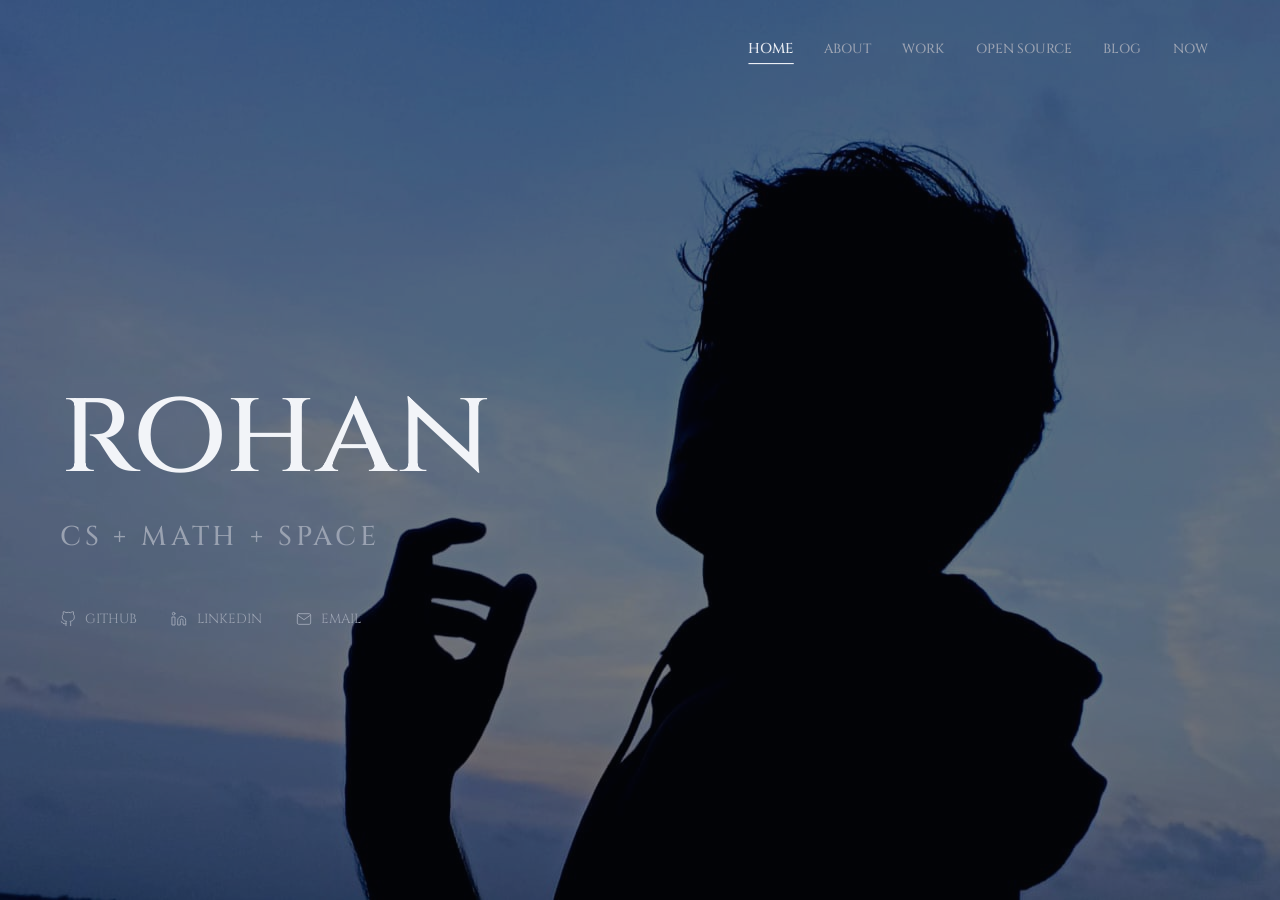
<file: index.html>
<!doctype html>
<html lang="en">
  <head>
    <meta charset="utf-8">
    <meta name="viewport" content="width=device-width, initial-scale=1">
    <title>rohan pattanayak</title>
    <meta name="description" content="personal portfolio for rohan pattanayak">
    <link rel="icon" type="image/png" href="assets/favicon.png">
    <link rel="apple-touch-icon" href="assets/apple-touch-icon.png">
    <link rel="stylesheet" href="styles.css">
  </head>
  <body class="home-bg">
    <div class="site">
      <header class="topbar shell">
        <nav class="nav" aria-label="primary">
          <a class="interactive" aria-current="page" href="index.html">home</a>
          <a class="interactive" href="about.html">about</a>
          <a class="interactive" href="work.html">work</a>
          <a class="interactive" href="opensource.html">open source</a>
          <a class="interactive" href="blog.html">blog</a>
          <a class="interactive" href="now.html">now</a>
        </nav>
      </header>
      <main class="shell index-main">
        <section class="landing-copy" aria-labelledby="home-title">
          <h1 id="home-title">rohan</h1>
          <p class="lead identity-mark">CS + MATH + SPACE</p>
          <div class="external-links" aria-label="external links">
            <a class="interactive" href="https://github.com/RohanOnKeys"><svg width="16" height="16" viewBox="0 0 24 24" fill="none" stroke="currentColor" stroke-width="1.5" stroke-linecap="round" stroke-linejoin="round"><path d="M9 19c-5 1.5-5-2.5-7-3m14 6v-3.87a3.37 3.37 0 0 0-.94-2.61c3.14-.35 6.44-1.54 6.44-7A5.44 5.44 0 0 0 20 4.77 5.07 5.07 0 0 0 19.91 1S18.73.65 16 2.48a13.38 13.38 0 0 0-7 0C6.27.65 5.09 1 5.09 1A5.07 5.07 0 0 0 5 4.77a5.44 5.44 0 0 0-1.5 3.78c0 5.42 3.3 6.61 6.44 7A3.37 3.37 0 0 0 9 18.13V22"/></svg><span>github</span></a>
            <a class="interactive" href="https://www.linkedin.com/in/rohan-pattanayak-a142a1284"><svg width="16" height="16" viewBox="0 0 24 24" fill="none" stroke="currentColor" stroke-width="1.5" stroke-linecap="round" stroke-linejoin="round"><path d="M16 8a6 6 0 0 1 6 6v7h-4v-7a2 2 0 0 0-4 0v7h-4v-7a6 6 0 0 1 6-6z"/><rect x="2" y="9" width="4" height="12"/><circle cx="4" cy="4" r="2"/></svg><span>linkedin</span></a>
            <a class="interactive" href="mailto:rohanpxquantum@gmail.com"><svg width="16" height="16" viewBox="0 0 24 24" fill="none" stroke="currentColor" stroke-width="1.5" stroke-linecap="round" stroke-linejoin="round"><path d="M4 4h16c1.1 0 2 .9 2 2v12c0 1.1-.9 2-2 2H4c-1.1 0-2-.9-2-2V6c0-1.1.9-2 2-2z"/><polyline points="22,6 12,13 2,6"/></svg><span>email</span></a>
          </div>
        </section>
      </main>
    </div>
    <script>if ('serviceWorker' in navigator) navigator.serviceWorker.register('sw.js');</script>
    <script src="assets/preview.js" defer></script>
    <script src="assets/nav.js" defer></script>
    <script src="assets/music.js" defer></script>
  </body>
</html>
</file>
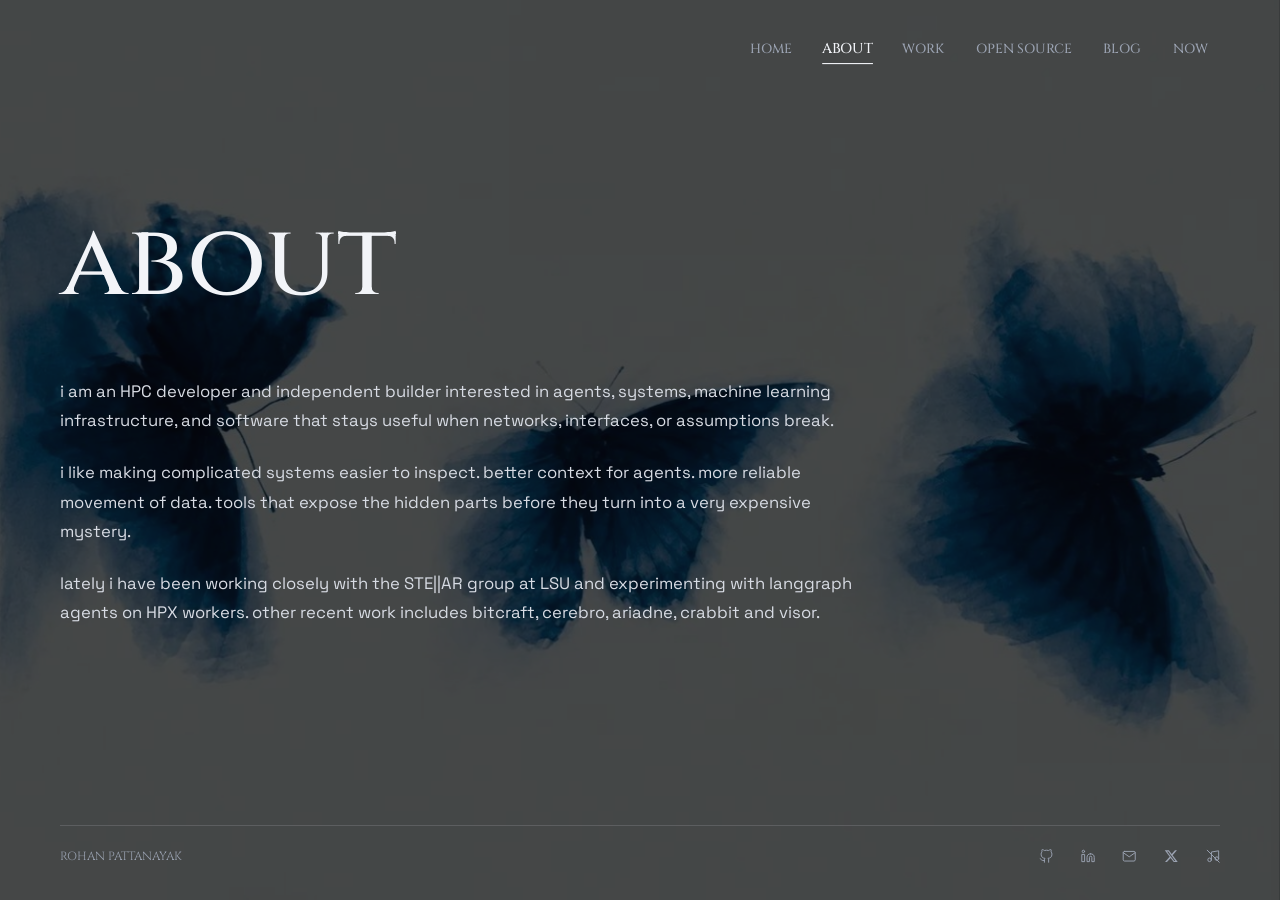
<file: about.html>
<!doctype html>
<html lang="en">
  <head>
    <meta charset="utf-8">
    <meta name="viewport" content="width=device-width, initial-scale=1">
    <title>about | rohan pattanayak</title>
    <meta name="description" content="about rohan pattanayak">
    <link rel="icon" type="image/png" href="assets/favicon.png">
    <link rel="apple-touch-icon" href="assets/apple-touch-icon.png">
    <link rel="stylesheet" href="styles.css">
  </head>
  <body class="about-bg">
    <div class="site">
      <header class="topbar shell">
        <nav class="nav" aria-label="primary">
          <a class="interactive" href="index.html">home</a>
          <a class="interactive" aria-current="page" href="about.html">about</a>
          <a class="interactive" href="work.html">work</a>
          <a class="interactive" href="opensource.html">open source</a>
          <a class="interactive" href="blog.html">blog</a>
          <a class="interactive" href="now.html">now</a>
        </nav>
      </header>
      <main class="shell page">
        <h1 class="page-title">about</h1>
        <div class="about-grid">
          <section class="text-stack">
            <p>i am an HPC developer and independent builder interested in agents, systems, machine learning infrastructure, and software that stays useful when networks, interfaces, or assumptions break.</p>
            <p>i like making complicated systems easier to inspect. better context for agents. more reliable movement of data. tools that expose the hidden parts before they turn into a very expensive mystery.</p>
            <p>lately i have been working closely with the STE||AR group at LSU and experimenting with langgraph agents on HPX workers. other recent work includes bitcraft, cerebro, ariadne, crabbit and visor.</p>
          </section>
        </div>
      </main>
      <footer class="footer">
        <div class="shell">
          <span>rohan pattanayak</span>
          <div class="footer-links">
            <a class="interactive footer-link footer-github" href="https://github.com/RohanOnKeys" aria-label="github"><svg width="14" height="14" viewBox="0 0 24 24" fill="none" stroke="currentColor" stroke-width="1.6" stroke-linecap="round" stroke-linejoin="round"><path d="M9 19c-5 1.5-5-2.5-7-3m14 6v-3.87a3.37 3.37 0 0 0-.94-2.61c3.14-.35 6.44-1.54 6.44-7A5.44 5.44 0 0 0 20 4.77 5.07 5.07 0 0 0 19.91 1S18.73.65 16 2.48a13.38 13.38 0 0 0-7 0C6.27.65 5.09 1 5.09 1A5.07 5.07 0 0 0 5 4.77a5.44 5.44 0 0 0-1.5 3.78c0 5.42 3.3 6.61 6.44 7A3.37 3.37 0 0 0 9 18.13V22"/></svg></a>
            <a class="interactive footer-link footer-linkedin" href="https://www.linkedin.com/in/rohan-pattanayak-a142a1284" aria-label="linkedin"><svg width="14" height="14" viewBox="0 0 24 24" fill="none" stroke="currentColor" stroke-width="1.6" stroke-linecap="round" stroke-linejoin="round"><path d="M16 8a6 6 0 0 1 6 6v7h-4v-7a2 2 0 0 0-4 0v7h-4v-7a6 6 0 0 1 6-6z"/><rect x="2" y="9" width="4" height="12"/><circle cx="4" cy="4" r="2"/></svg></a>
            <a class="interactive footer-link footer-email" href="mailto:rohanpxquantum@gmail.com" aria-label="email"><svg width="14" height="14" viewBox="0 0 24 24" fill="none" stroke="currentColor" stroke-width="1.6" stroke-linecap="round" stroke-linejoin="round"><path d="M4 4h16c1.1 0 2 .9 2 2v12c0 1.1-.9 2-2 2H4c-1.1 0-2-.9-2-2V6c0-1.1.9-2 2-2z"/><polyline points="22,6 12,13 2,6"/></svg></a>
            <a class="interactive footer-link footer-x" href="https://x.com/RohanOnTweets" aria-label="x"><svg width="14" height="14" viewBox="0 0 24 24" fill="currentColor" stroke="none"><path d="M18.244 2.25h3.308l-7.227 8.26 8.502 11.24H16.17l-5.214-6.817L4.99 21.75H1.68l7.73-8.835L1.254 2.25H8.08l4.713 6.231zm-1.161 17.52h1.833L7.084 4.126H5.117z"/></svg></a>
            <button class="interactive footer-link footer-music" type="button" aria-pressed="false" aria-label="play music"><svg class="music-on" width="14" height="14" viewBox="0 0 24 24" fill="none" stroke="currentColor" stroke-width="1.6" stroke-linecap="round" stroke-linejoin="round" aria-hidden="true"><path d="M9 18V5l12-2v13"/><circle cx="6" cy="18" r="3"/><circle cx="18" cy="16" r="3"/></svg><svg class="music-off" width="14" height="14" viewBox="0 0 24 24" fill="none" stroke="currentColor" stroke-width="1.6" stroke-linecap="round" stroke-linejoin="round" aria-hidden="true"><path d="M9 18V5l12-2v13"/><circle cx="6" cy="18" r="3"/><circle cx="18" cy="16" r="3"/><line x1="2" y1="2" x2="22" y2="22"/></svg></button>
          </div>
        </div>
      </footer>
    </div>
    <script>if ('serviceWorker' in navigator) navigator.serviceWorker.register('sw.js');</script>
    <script src="assets/preview.js" defer></script>
    <script src="assets/nav.js" defer></script>
    <script src="assets/music.js" defer></script>
  </body>
</html>
</file>
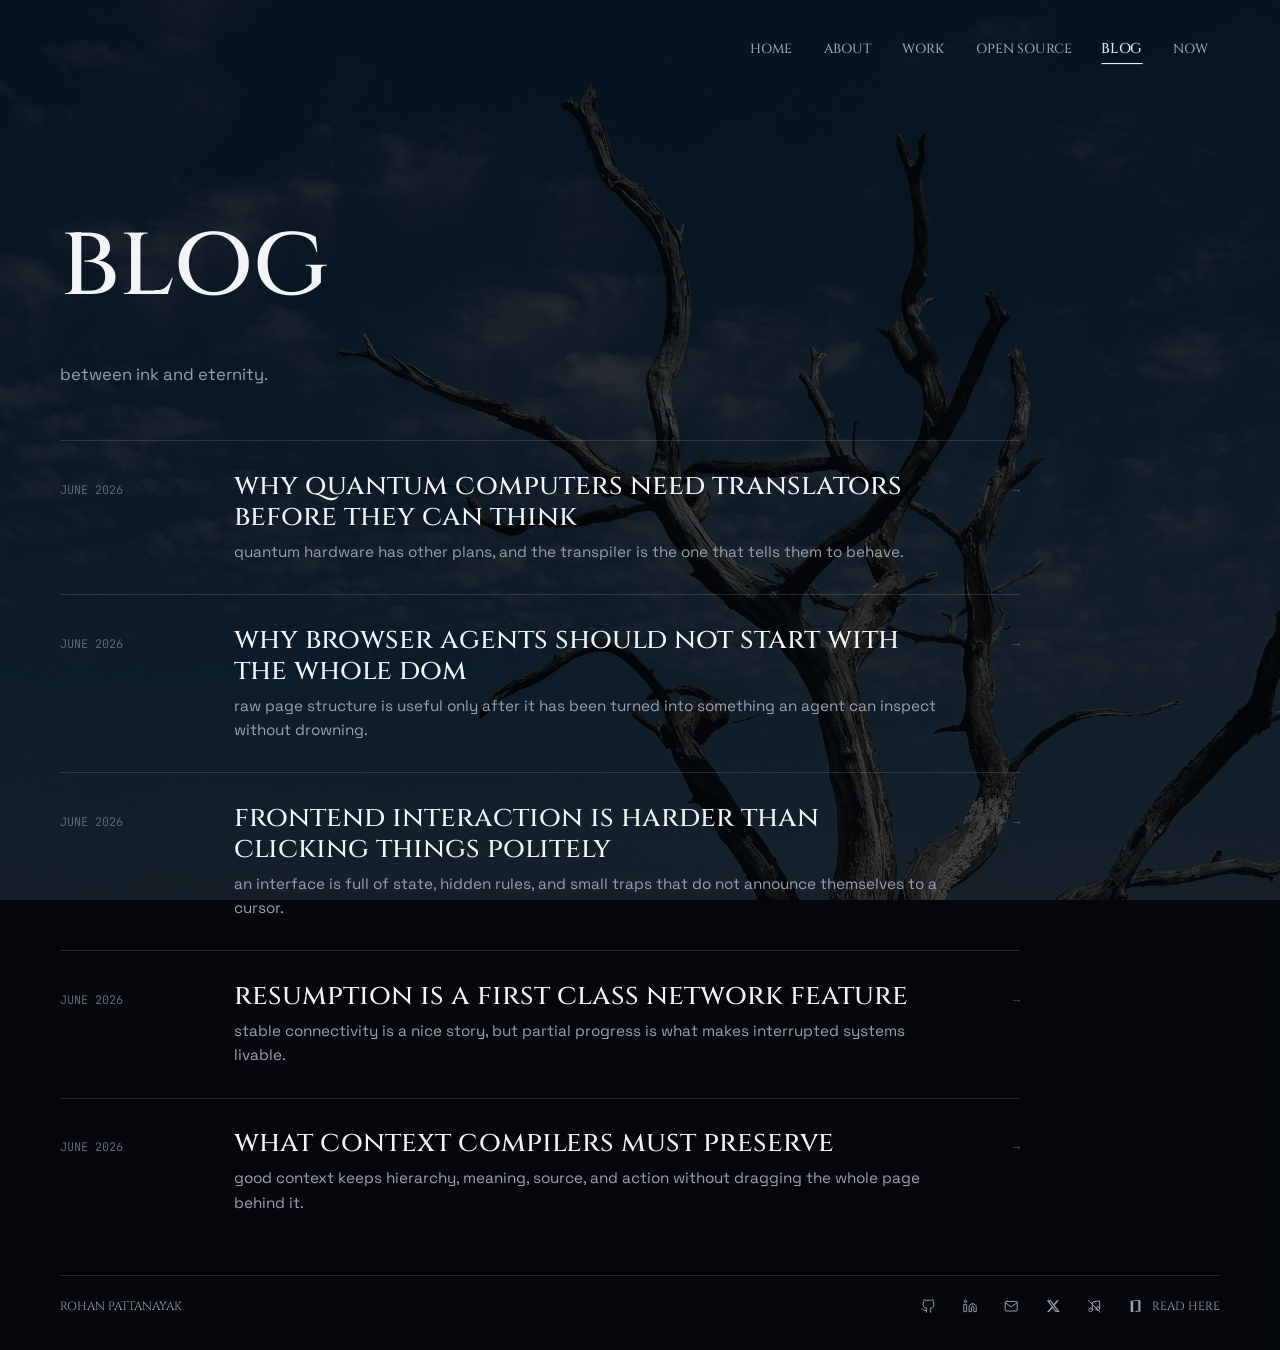
<file: blog.html>
<!doctype html>
<html lang="en">
  <head>
    <meta charset="utf-8">
    <meta name="viewport" content="width=device-width, initial-scale=1">
    <title>blog | rohan pattanayak</title>
    <meta name="description" content="writing by rohan pattanayak">
    <link rel="icon" type="image/png" href="assets/favicon.png">
    <link rel="apple-touch-icon" href="assets/apple-touch-icon.png">
    <link rel="stylesheet" href="styles.css">
  </head>
  <body class="blog-bg">
    <div class="site">
      <header class="topbar shell">
        <nav class="nav" aria-label="primary">
          <a class="interactive" href="index.html">home</a>
          <a class="interactive" href="about.html">about</a>
          <a class="interactive" href="work.html">work</a>
          <a class="interactive" href="opensource.html">open source</a>
          <a class="interactive" aria-current="page" href="blog.html">blog</a>
          <a class="interactive" href="now.html">now</a>
        </nav>
      </header>
      <main class="shell page blog-page">
        <h1 class="page-title">blog</h1>
        <p class="archive-intro">between ink and eternity.</p>
        <section class="blog-list" aria-label="articles">
          <a class="blog-row" href="articles/quantum-transpiler.html">
            <span class="date">june 2026</span>
            <div>
              <h2>why quantum computers need translators before they can think</h2>
              <p>quantum hardware has other plans, and the transpiler is the one that tells them to behave.</p>
            </div>
            <span class="arrow">&rarr;</span>
          </a>
          <a class="blog-row" href="articles/browser-agents-dom.html">
            <span class="date">june 2026</span>
            <div>
              <h2>why browser agents should not start with the whole DOM</h2>
              <p>raw page structure is useful only after it has been turned into something an agent can inspect without drowning.</p>
            </div>
            <span class="arrow">&rarr;</span>
          </a>
          <a class="blog-row" href="articles/frontend-interaction.html">
            <span class="date">june 2026</span>
            <div>
              <h2>frontend interaction is harder than clicking things politely</h2>
              <p>an interface is full of state, hidden rules, and small traps that do not announce themselves to a cursor.</p>
            </div>
            <span class="arrow">&rarr;</span>
          </a>
          <a class="blog-row" href="articles/resumption-network-feature.html">
            <span class="date">june 2026</span>
            <div>
              <h2>resumption is a first class network feature</h2>
              <p>stable connectivity is a nice story, but partial progress is what makes interrupted systems livable.</p>
            </div>
            <span class="arrow">&rarr;</span>
          </a>
          <a class="blog-row" href="articles/context-compilers-preserve.html">
            <span class="date">june 2026</span>
            <div>
              <h2>what context compilers must preserve</h2>
              <p>good context keeps hierarchy, meaning, source, and action without dragging the whole page behind it.</p>
            </div>
            <span class="arrow">&rarr;</span>
          </a>
        </section>
      </main>
      <footer class="footer">
        <div class="shell">
          <span>rohan pattanayak</span>
          <div class="footer-links">
            <a class="interactive footer-link footer-github" href="https://github.com/RohanOnKeys" aria-label="github"><svg width="14" height="14" viewBox="0 0 24 24" fill="none" stroke="currentColor" stroke-width="1.6" stroke-linecap="round" stroke-linejoin="round"><path d="M9 19c-5 1.5-5-2.5-7-3m14 6v-3.87a3.37 3.37 0 0 0-.94-2.61c3.14-.35 6.44-1.54 6.44-7A5.44 5.44 0 0 0 20 4.77 5.07 5.07 0 0 0 19.91 1S18.73.65 16 2.48a13.38 13.38 0 0 0-7 0C6.27.65 5.09 1 5.09 1A5.07 5.07 0 0 0 5 4.77a5.44 5.44 0 0 0-1.5 3.78c0 5.42 3.3 6.61 6.44 7A3.37 3.37 0 0 0 9 18.13V22"/></svg></a>
            <a class="interactive footer-link footer-linkedin" href="https://www.linkedin.com/in/rohan-pattanayak-a142a1284" aria-label="linkedin"><svg width="14" height="14" viewBox="0 0 24 24" fill="none" stroke="currentColor" stroke-width="1.6" stroke-linecap="round" stroke-linejoin="round"><path d="M16 8a6 6 0 0 1 6 6v7h-4v-7a2 2 0 0 0-4 0v7h-4v-7a6 6 0 0 1 6-6z"/><rect x="2" y="9" width="4" height="12"/><circle cx="4" cy="4" r="2"/></svg></a>
            <a class="interactive footer-link footer-email" href="mailto:rohanpxquantum@gmail.com" aria-label="email"><svg width="14" height="14" viewBox="0 0 24 24" fill="none" stroke="currentColor" stroke-width="1.6" stroke-linecap="round" stroke-linejoin="round"><path d="M4 4h16c1.1 0 2 .9 2 2v12c0 1.1-.9 2-2 2H4c-1.1 0-2-.9-2-2V6c0-1.1.9-2 2-2z"/><polyline points="22,6 12,13 2,6"/></svg></a>
            <a class="interactive footer-link footer-x" href="https://x.com/RohanOnTweets" aria-label="x"><svg width="14" height="14" viewBox="0 0 24 24" fill="currentColor" stroke="none"><path d="M18.244 2.25h3.308l-7.227 8.26 8.502 11.24H16.17l-5.214-6.817L4.99 21.75H1.68l7.73-8.835L1.254 2.25H8.08l4.713 6.231zm-1.161 17.52h1.833L7.084 4.126H5.117z"/></svg></a>
            <button class="interactive footer-link footer-music" type="button" aria-pressed="false" aria-label="play music"><svg class="music-on" width="14" height="14" viewBox="0 0 24 24" fill="none" stroke="currentColor" stroke-width="1.6" stroke-linecap="round" stroke-linejoin="round" aria-hidden="true"><path d="M9 18V5l12-2v13"/><circle cx="6" cy="18" r="3"/><circle cx="18" cy="16" r="3"/></svg><svg class="music-off" width="14" height="14" viewBox="0 0 24 24" fill="none" stroke="currentColor" stroke-width="1.6" stroke-linecap="round" stroke-linejoin="round" aria-hidden="true"><path d="M9 18V5l12-2v13"/><circle cx="6" cy="18" r="3"/><circle cx="18" cy="16" r="3"/><line x1="2" y1="2" x2="22" y2="22"/></svg></button>
            <a class="interactive footer-link footer-book" href="https://medium.com/@rohanpxquantum/love-vs-qiskit-global-summer-school-25-e5d8fe8be176?sharedUserId=rohanpxquantum" target="_blank" rel="noopener">read here</a>
          </div>
        </div>
      </footer>
    </div>
    <script>if ('serviceWorker' in navigator) navigator.serviceWorker.register('sw.js');</script>
    <script src="assets/preview.js" defer></script>
    <script src="assets/nav.js" defer></script>
    <script src="assets/music.js" defer></script>
  </body>
</html>
</file>
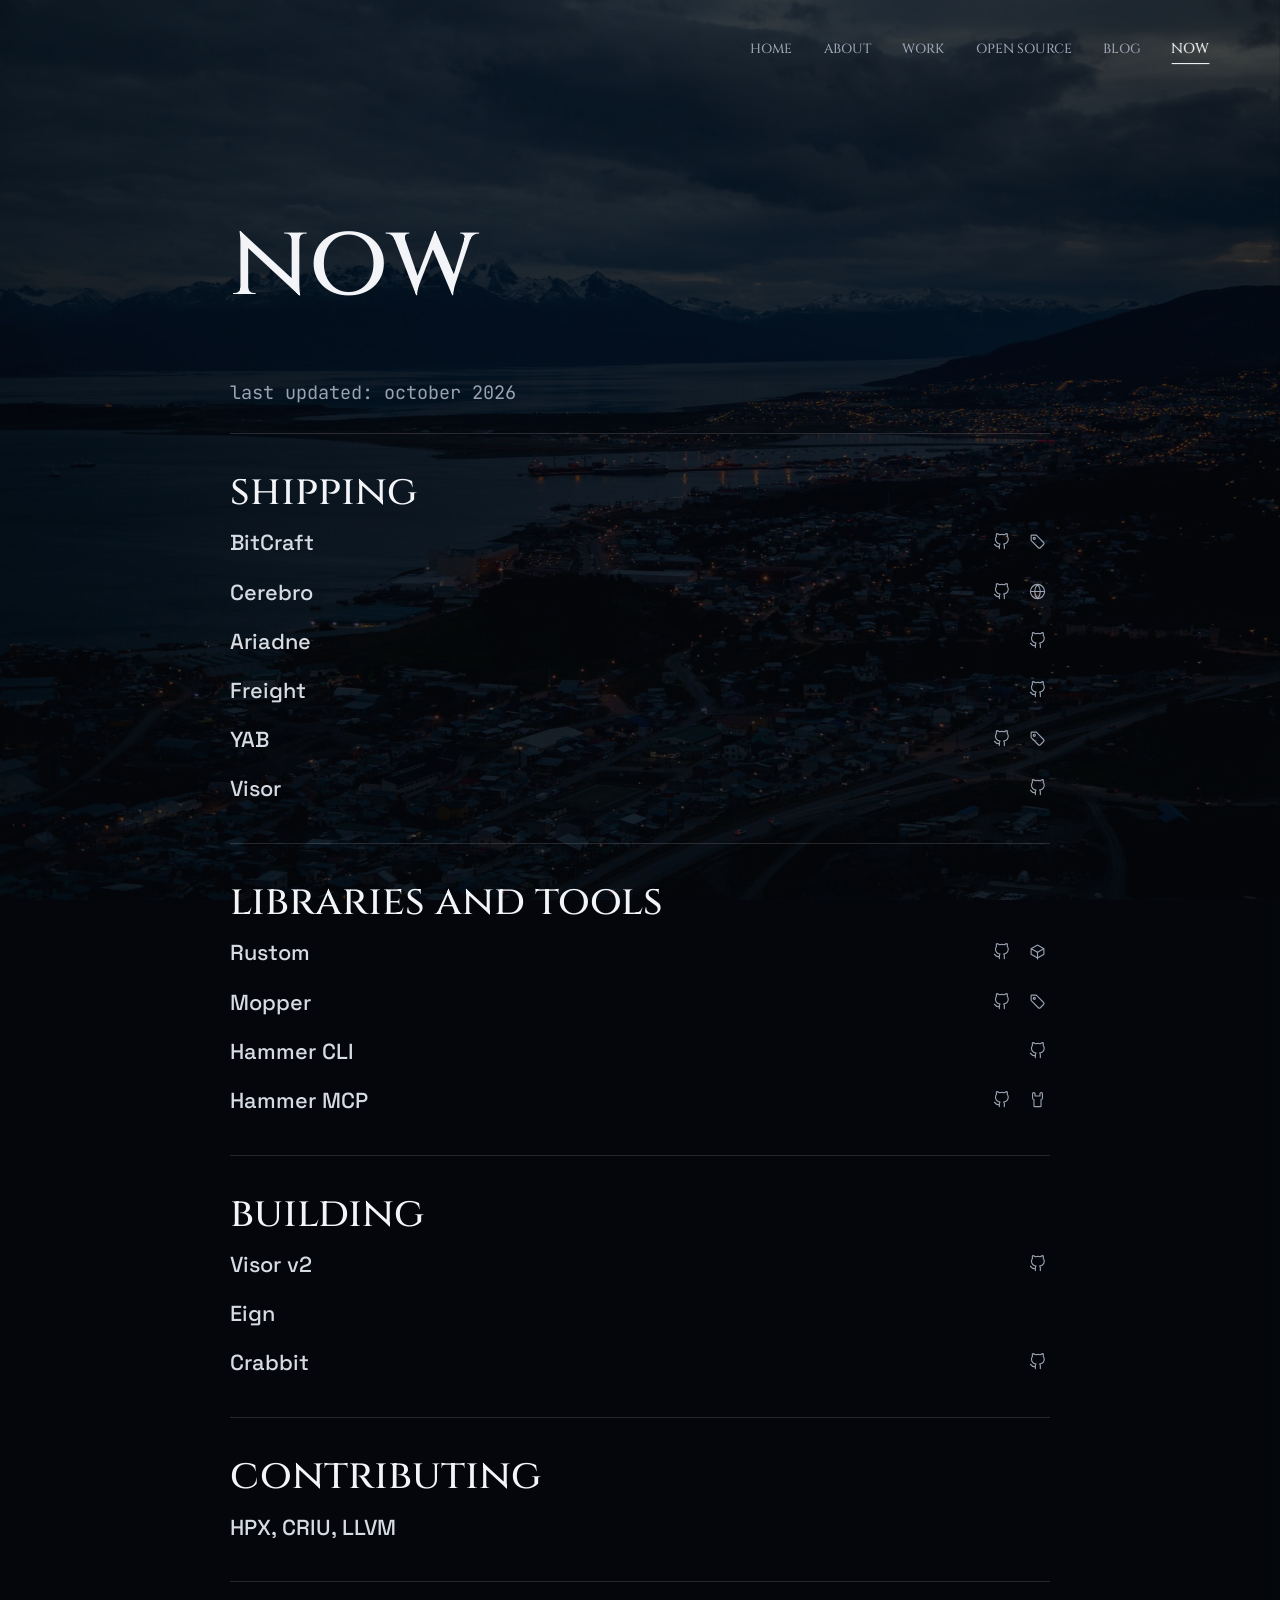
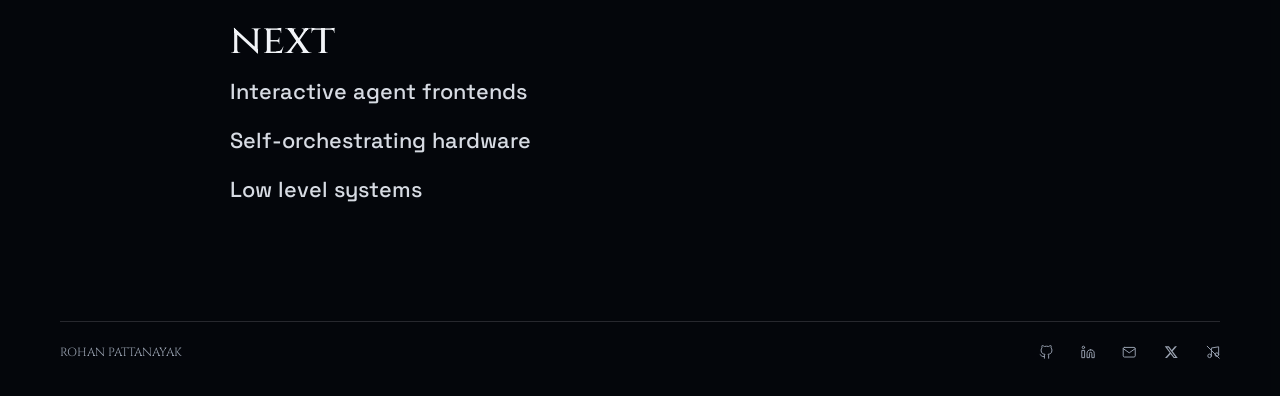
<file: now.html>
<!doctype html>
<html lang="en">
  <head>
    <meta charset="utf-8">
    <meta name="viewport" content="width=device-width, initial-scale=1">
    <title>now | rohan pattanayak</title>
    <meta name="description" content="now page for rohan pattanayak">
    <link rel="icon" type="image/png" href="assets/favicon.png">
    <link rel="apple-touch-icon" href="assets/apple-touch-icon.png">
    <link rel="stylesheet" href="styles.css">
  </head>
  <body class="now-bg">
    <div class="site">
      <header class="topbar shell">
        <nav class="nav" aria-label="primary">
          <a class="interactive" href="index.html">home</a>
          <a class="interactive" href="about.html">about</a>
          <a class="interactive" href="work.html">work</a>
          <a class="interactive" href="opensource.html">open source</a>
          <a class="interactive" href="blog.html">blog</a>
          <a class="interactive" aria-current="page" href="now.html">now</a>
        </nav>
      </header>
      <main class="shell page now">
        <h1 class="page-title">now</h1>
        <p class="meta quiet">last updated: october 2026</p>
        <section class="now-section">
          <h2>shipping</h2>
          <ul class="now-items">
            <li class="now-item">
              <span class="now-item-name">BitCraft</span>
              <span class="now-item-links">
                <a class="interactive repo-icon" href="https://github.com/RohanOnKeys/bitcraft" aria-label="github repository for bitcraft"><svg viewBox="0 0 24 24" fill="none" stroke="currentColor" stroke-width="1.6" stroke-linecap="round" stroke-linejoin="round" aria-hidden="true"><path d="M9 19c-5 1.5-5-2.5-7-3m14 6v-3.87a3.37 3.37 0 0 0-.94-2.61c3.14-.35 6.44-1.54 6.44-7A5.44 5.44 0 0 0 20 4.77 5.07 5.07 0 0 0 19.91 1S18.73.65 16 2.48a13.38 13.38 0 0 0-7 0C6.27.65 5.09 1 5.09 1A5.07 5.07 0 0 0 5 4.77a5.44 5.44 0 0 0-1.5 3.78c0 5.42 3.3 6.61 6.44 7A3.37 3.37 0 0 0 9 18.13V22"/></svg></a>
                <a class="interactive repo-icon" href="https://pypi.org/project/bitcraft/" aria-label="pypi package for bitcraft"><svg viewBox="0 0 24 24" fill="none" stroke="currentColor" stroke-width="1.6" stroke-linecap="round" stroke-linejoin="round" aria-hidden="true"><path d="M20.59 13.41 11 3.83A2 2 0 0 0 9.83 3H4a1 1 0 0 0-1 1v5.83a2 2 0 0 0 .59 1.41l9.58 9.58a2 2 0 0 0 2.82 0l4.59-4.59a2 2 0 0 0 0-2.82z"/><circle cx="7.5" cy="7.5" r="1.5"/></svg></a>
              </span>
            </li>
            <li class="now-item">
              <span class="now-item-name">Cerebro</span>
              <span class="now-item-links">
                <a class="interactive repo-icon" href="https://github.com/RohanOnKeys/cerebro" aria-label="github repository for cerebro"><svg viewBox="0 0 24 24" fill="none" stroke="currentColor" stroke-width="1.6" stroke-linecap="round" stroke-linejoin="round" aria-hidden="true"><path d="M9 19c-5 1.5-5-2.5-7-3m14 6v-3.87a3.37 3.37 0 0 0-.94-2.61c3.14-.35 6.44-1.54 6.44-7A5.44 5.44 0 0 0 20 4.77 5.07 5.07 0 0 0 19.91 1S18.73.65 16 2.48a13.38 13.38 0 0 0-7 0C6.27.65 5.09 1 5.09 1A5.07 5.07 0 0 0 5 4.77a5.44 5.44 0 0 0-1.5 3.78c0 5.42 3.3 6.61 6.44 7A3.37 3.37 0 0 0 9 18.13V22"/></svg></a>
                <a class="interactive repo-icon" href="https://cerebro-teams.vercel.app" aria-label="live site for cerebro"><svg viewBox="0 0 24 24" fill="none" stroke="currentColor" stroke-width="1.6" stroke-linecap="round" stroke-linejoin="round" aria-hidden="true"><circle cx="12" cy="12" r="10"/><path d="M2 12h20"/><path d="M12 2a15.3 15.3 0 0 1 4 10 15.3 15.3 0 0 1-4 10 15.3 15.3 0 0 1-4-10 15.3 15.3 0 0 1 4-10z"/></svg></a>
              </span>
            </li>
            <li class="now-item">
              <span class="now-item-name">Ariadne</span>
              <span class="now-item-links">
                <a class="interactive repo-icon" href="https://github.com/RohanOnKeys/Ariadne" aria-label="github repository for ariadne"><svg viewBox="0 0 24 24" fill="none" stroke="currentColor" stroke-width="1.6" stroke-linecap="round" stroke-linejoin="round" aria-hidden="true"><path d="M9 19c-5 1.5-5-2.5-7-3m14 6v-3.87a3.37 3.37 0 0 0-.94-2.61c3.14-.35 6.44-1.54 6.44-7A5.44 5.44 0 0 0 20 4.77 5.07 5.07 0 0 0 19.91 1S18.73.65 16 2.48a13.38 13.38 0 0 0-7 0C6.27.65 5.09 1 5.09 1A5.07 5.07 0 0 0 5 4.77a5.44 5.44 0 0 0-1.5 3.78c0 5.42 3.3 6.61 6.44 7A3.37 3.37 0 0 0 9 18.13V22"/></svg></a>
              </span>
            </li>
            <li class="now-item">
              <span class="now-item-name">Freight</span>
              <span class="now-item-links">
                <a class="interactive repo-icon" href="https://github.com/RohanOnKeys/Freight" aria-label="github repository for freight"><svg viewBox="0 0 24 24" fill="none" stroke="currentColor" stroke-width="1.6" stroke-linecap="round" stroke-linejoin="round" aria-hidden="true"><path d="M9 19c-5 1.5-5-2.5-7-3m14 6v-3.87a3.37 3.37 0 0 0-.94-2.61c3.14-.35 6.44-1.54 6.44-7A5.44 5.44 0 0 0 20 4.77 5.07 5.07 0 0 0 19.91 1S18.73.65 16 2.48a13.38 13.38 0 0 0-7 0C6.27.65 5.09 1 5.09 1A5.07 5.07 0 0 0 5 4.77a5.44 5.44 0 0 0-1.5 3.78c0 5.42 3.3 6.61 6.44 7A3.37 3.37 0 0 0 9 18.13V22"/></svg></a>
              </span>
            </li>
            <li class="now-item">
              <span class="now-item-name">YAB</span>
              <span class="now-item-links">
                <a class="interactive repo-icon" href="https://github.com/RohanOnKeys/yab" aria-label="github repository for yab"><svg viewBox="0 0 24 24" fill="none" stroke="currentColor" stroke-width="1.6" stroke-linecap="round" stroke-linejoin="round" aria-hidden="true"><path d="M9 19c-5 1.5-5-2.5-7-3m14 6v-3.87a3.37 3.37 0 0 0-.94-2.61c3.14-.35 6.44-1.54 6.44-7A5.44 5.44 0 0 0 20 4.77 5.07 5.07 0 0 0 19.91 1S18.73.65 16 2.48a13.38 13.38 0 0 0-7 0C6.27.65 5.09 1 5.09 1A5.07 5.07 0 0 0 5 4.77a5.44 5.44 0 0 0-1.5 3.78c0 5.42 3.3 6.61 6.44 7A3.37 3.37 0 0 0 9 18.13V22"/></svg></a>
                <a class="interactive repo-icon" href="https://pypi.org/project/yab-ml/" aria-label="pypi package for yab"><svg viewBox="0 0 24 24" fill="none" stroke="currentColor" stroke-width="1.6" stroke-linecap="round" stroke-linejoin="round" aria-hidden="true"><path d="M20.59 13.41 11 3.83A2 2 0 0 0 9.83 3H4a1 1 0 0 0-1 1v5.83a2 2 0 0 0 .59 1.41l9.58 9.58a2 2 0 0 0 2.82 0l4.59-4.59a2 2 0 0 0 0-2.82z"/><circle cx="7.5" cy="7.5" r="1.5"/></svg></a>
              </span>
            </li>
            <li class="now-item">
              <span class="now-item-name">Visor</span>
              <span class="now-item-links">
                <a class="interactive repo-icon" href="https://github.com/RohanOnKeys/Visor" aria-label="github repository for visor"><svg viewBox="0 0 24 24" fill="none" stroke="currentColor" stroke-width="1.6" stroke-linecap="round" stroke-linejoin="round" aria-hidden="true"><path d="M9 19c-5 1.5-5-2.5-7-3m14 6v-3.87a3.37 3.37 0 0 0-.94-2.61c3.14-.35 6.44-1.54 6.44-7A5.44 5.44 0 0 0 20 4.77 5.07 5.07 0 0 0 19.91 1S18.73.65 16 2.48a13.38 13.38 0 0 0-7 0C6.27.65 5.09 1 5.09 1A5.07 5.07 0 0 0 5 4.77a5.44 5.44 0 0 0-1.5 3.78c0 5.42 3.3 6.61 6.44 7A3.37 3.37 0 0 0 9 18.13V22"/></svg></a>
              </span>
            </li>
          </ul>
        </section>
        <section class="now-section">
          <h2>libraries and tools</h2>
          <ul class="now-items">
            <li class="now-item">
              <span class="now-item-name">Rustom</span>
              <span class="now-item-links">
                <a class="interactive repo-icon" href="https://github.com/RohanOnKeys/rustom" aria-label="github repository for rustom"><svg viewBox="0 0 24 24" fill="none" stroke="currentColor" stroke-width="1.6" stroke-linecap="round" stroke-linejoin="round" aria-hidden="true"><path d="M9 19c-5 1.5-5-2.5-7-3m14 6v-3.87a3.37 3.37 0 0 0-.94-2.61c3.14-.35 6.44-1.54 6.44-7A5.44 5.44 0 0 0 20 4.77 5.07 5.07 0 0 0 19.91 1S18.73.65 16 2.48a13.38 13.38 0 0 0-7 0C6.27.65 5.09 1 5.09 1A5.07 5.07 0 0 0 5 4.77a5.44 5.44 0 0 0-1.5 3.78c0 5.42 3.3 6.61 6.44 7A3.37 3.37 0 0 0 9 18.13V22"/></svg></a>
                <a class="interactive repo-icon" href="https://crates.io/crates/rustom" aria-label="crates.io package for rustom"><svg viewBox="0 0 24 24" fill="none" stroke="currentColor" stroke-width="1.6" stroke-linecap="round" stroke-linejoin="round" aria-hidden="true"><path d="M21 8.5v7a1 1 0 0 1-.5.87l-8 4.5a1 1 0 0 1-1 0l-8-4.5A1 1 0 0 1 3 15.5v-7a1 1 0 0 1 .5-.87l8-4.5a1 1 0 0 1 1 0l8 4.5a1 1 0 0 1 .5.87z"/><path d="M3.27 7.96 12 12.99l8.73-5.03"/><path d="M12 22.5v-9.5"/></svg></a>
              </span>
            </li>
            <li class="now-item">
              <span class="now-item-name">Mopper</span>
              <span class="now-item-links">
                <a class="interactive repo-icon" href="https://github.com/RohanOnKeys/mopper" aria-label="github repository for mopper"><svg viewBox="0 0 24 24" fill="none" stroke="currentColor" stroke-width="1.6" stroke-linecap="round" stroke-linejoin="round" aria-hidden="true"><path d="M9 19c-5 1.5-5-2.5-7-3m14 6v-3.87a3.37 3.37 0 0 0-.94-2.61c3.14-.35 6.44-1.54 6.44-7A5.44 5.44 0 0 0 20 4.77 5.07 5.07 0 0 0 19.91 1S18.73.65 16 2.48a13.38 13.38 0 0 0-7 0C6.27.65 5.09 1 5.09 1A5.07 5.07 0 0 0 5 4.77a5.44 5.44 0 0 0-1.5 3.78c0 5.42 3.3 6.61 6.44 7A3.37 3.37 0 0 0 9 18.13V22"/></svg></a>
                <a class="interactive repo-icon" href="https://pypi.org/project/mopper/" aria-label="pypi package for mopper"><svg viewBox="0 0 24 24" fill="none" stroke="currentColor" stroke-width="1.6" stroke-linecap="round" stroke-linejoin="round" aria-hidden="true"><path d="M20.59 13.41 11 3.83A2 2 0 0 0 9.83 3H4a1 1 0 0 0-1 1v5.83a2 2 0 0 0 .59 1.41l9.58 9.58a2 2 0 0 0 2.82 0l4.59-4.59a2 2 0 0 0 0-2.82z"/><circle cx="7.5" cy="7.5" r="1.5"/></svg></a>
              </span>
            </li>
            <li class="now-item">
              <span class="now-item-name">Hammer CLI</span>
              <span class="now-item-links">
                <a class="interactive repo-icon" href="https://github.com/RohanOnKeys/Hammer-CLI" aria-label="github repository for hammer cli"><svg viewBox="0 0 24 24" fill="none" stroke="currentColor" stroke-width="1.6" stroke-linecap="round" stroke-linejoin="round" aria-hidden="true"><path d="M9 19c-5 1.5-5-2.5-7-3m14 6v-3.87a3.37 3.37 0 0 0-.94-2.61c3.14-.35 6.44-1.54 6.44-7A5.44 5.44 0 0 0 20 4.77 5.07 5.07 0 0 0 19.91 1S18.73.65 16 2.48a13.38 13.38 0 0 0-7 0C6.27.65 5.09 1 5.09 1A5.07 5.07 0 0 0 5 4.77a5.44 5.44 0 0 0-1.5 3.78c0 5.42 3.3 6.61 6.44 7A3.37 3.37 0 0 0 9 18.13V22"/></svg></a>
              </span>
            </li>
            <li class="now-item">
              <span class="now-item-name">Hammer MCP</span>
              <span class="now-item-links">
                <a class="interactive repo-icon" href="https://github.com/RohanOnKeys/Hammer-MCP" aria-label="github repository for hammer mcp"><svg viewBox="0 0 24 24" fill="none" stroke="currentColor" stroke-width="1.6" stroke-linecap="round" stroke-linejoin="round" aria-hidden="true"><path d="M9 19c-5 1.5-5-2.5-7-3m14 6v-3.87a3.37 3.37 0 0 0-.94-2.61c3.14-.35 6.44-1.54 6.44-7A5.44 5.44 0 0 0 20 4.77 5.07 5.07 0 0 0 19.91 1S18.73.65 16 2.48a13.38 13.38 0 0 0-7 0C6.27.65 5.09 1 5.09 1A5.07 5.07 0 0 0 5 4.77a5.44 5.44 0 0 0-1.5 3.78c0 5.42 3.3 6.61 6.44 7A3.37 3.37 0 0 0 9 18.13V22"/></svg></a>
                <a class="interactive repo-icon" href="https://glama.ai/mcp/servers/RohanOnKeys/Hammer-MCP" aria-label="glama listing for hammer mcp"><svg viewBox="0 0 24 24" fill="none" stroke="currentColor" stroke-width="1.6" stroke-linecap="round" stroke-linejoin="round" aria-hidden="true"><path d="M5 4a1.75 1.75 0 0 1 3.5 0v3h7V4a1.75 1.75 0 0 1 3.5 0v6a2 2 0 0 1-2 2v9a1 1 0 0 1-1 1H8a1 1 0 0 1-1-1v-9a2 2 0 0 1-2-2z"/></svg></a>
              </span>
            </li>
          </ul>
        </section>
        <section class="now-section">
          <h2>building</h2>
          <ul class="now-items">
            <li class="now-item">
              <span class="now-item-name">Visor v2</span>
              <span class="now-item-links">
                <a class="interactive repo-icon" href="https://github.com/RohanOnKeys/Visor-V2" aria-label="github repository for visor v2"><svg viewBox="0 0 24 24" fill="none" stroke="currentColor" stroke-width="1.6" stroke-linecap="round" stroke-linejoin="round" aria-hidden="true"><path d="M9 19c-5 1.5-5-2.5-7-3m14 6v-3.87a3.37 3.37 0 0 0-.94-2.61c3.14-.35 6.44-1.54 6.44-7A5.44 5.44 0 0 0 20 4.77 5.07 5.07 0 0 0 19.91 1S18.73.65 16 2.48a13.38 13.38 0 0 0-7 0C6.27.65 5.09 1 5.09 1A5.07 5.07 0 0 0 5 4.77a5.44 5.44 0 0 0-1.5 3.78c0 5.42 3.3 6.61 6.44 7A3.37 3.37 0 0 0 9 18.13V22"/></svg></a>
              </span>
            </li>
            <li class="now-item"><span class="now-item-name">Eign</span></li>
            <li class="now-item">
              <span class="now-item-name">Crabbit</span>
              <span class="now-item-links">
                <a class="interactive repo-icon" href="https://github.com/RohanOnKeys/crabbit" aria-label="github repository for crabbit"><svg viewBox="0 0 24 24" fill="none" stroke="currentColor" stroke-width="1.6" stroke-linecap="round" stroke-linejoin="round" aria-hidden="true"><path d="M9 19c-5 1.5-5-2.5-7-3m14 6v-3.87a3.37 3.37 0 0 0-.94-2.61c3.14-.35 6.44-1.54 6.44-7A5.44 5.44 0 0 0 20 4.77 5.07 5.07 0 0 0 19.91 1S18.73.65 16 2.48a13.38 13.38 0 0 0-7 0C6.27.65 5.09 1 5.09 1A5.07 5.07 0 0 0 5 4.77a5.44 5.44 0 0 0-1.5 3.78c0 5.42 3.3 6.61 6.44 7A3.37 3.37 0 0 0 9 18.13V22"/></svg></a>
              </span>
            </li>
          </ul>
        </section>
        <section class="now-section">
          <h2>contributing</h2>
          <ul class="now-items">
            <li class="now-item"><span class="now-item-name">HPX, CRIU, LLVM</span></li>
          </ul>
        </section>
        <section class="now-section">
          <h2>next</h2>
          <ul class="now-items">
            <li class="now-item"><span class="now-item-name">Interactive agent frontends</span></li>
            <li class="now-item"><span class="now-item-name">Self-orchestrating hardware</span></li>
            <li class="now-item"><span class="now-item-name">Low level systems</span></li>
          </ul>
        </section>
      </main>
      <footer class="footer">
        <div class="shell">
          <span>rohan pattanayak</span>
          <div class="footer-links">
            <a class="interactive footer-link footer-github" href="https://github.com/RohanOnKeys" aria-label="github"><svg width="14" height="14" viewBox="0 0 24 24" fill="none" stroke="currentColor" stroke-width="1.6" stroke-linecap="round" stroke-linejoin="round"><path d="M9 19c-5 1.5-5-2.5-7-3m14 6v-3.87a3.37 3.37 0 0 0-.94-2.61c3.14-.35 6.44-1.54 6.44-7A5.44 5.44 0 0 0 20 4.77 5.07 5.07 0 0 0 19.91 1S18.73.65 16 2.48a13.38 13.38 0 0 0-7 0C6.27.65 5.09 1 5.09 1A5.07 5.07 0 0 0 5 4.77a5.44 5.44 0 0 0-1.5 3.78c0 5.42 3.3 6.61 6.44 7A3.37 3.37 0 0 0 9 18.13V22"/></svg></a>
            <a class="interactive footer-link footer-linkedin" href="https://www.linkedin.com/in/rohan-pattanayak-a142a1284" aria-label="linkedin"><svg width="14" height="14" viewBox="0 0 24 24" fill="none" stroke="currentColor" stroke-width="1.6" stroke-linecap="round" stroke-linejoin="round"><path d="M16 8a6 6 0 0 1 6 6v7h-4v-7a2 2 0 0 0-4 0v7h-4v-7a6 6 0 0 1 6-6z"/><rect x="2" y="9" width="4" height="12"/><circle cx="4" cy="4" r="2"/></svg></a>
            <a class="interactive footer-link footer-email" href="mailto:rohanpxquantum@gmail.com" aria-label="email"><svg width="14" height="14" viewBox="0 0 24 24" fill="none" stroke="currentColor" stroke-width="1.6" stroke-linecap="round" stroke-linejoin="round"><path d="M4 4h16c1.1 0 2 .9 2 2v12c0 1.1-.9 2-2 2H4c-1.1 0-2-.9-2-2V6c0-1.1.9-2 2-2z"/><polyline points="22,6 12,13 2,6"/></svg></a>
            <a class="interactive footer-link footer-x" href="https://x.com/RohanOnTweets" aria-label="x"><svg width="14" height="14" viewBox="0 0 24 24" fill="currentColor" stroke="none"><path d="M18.244 2.25h3.308l-7.227 8.26 8.502 11.24H16.17l-5.214-6.817L4.99 21.75H1.68l7.73-8.835L1.254 2.25H8.08l4.713 6.231zm-1.161 17.52h1.833L7.084 4.126H5.117z"/></svg></a>
            <button class="interactive footer-link footer-music" type="button" aria-pressed="false" aria-label="play music"><svg class="music-on" width="14" height="14" viewBox="0 0 24 24" fill="none" stroke="currentColor" stroke-width="1.6" stroke-linecap="round" stroke-linejoin="round" aria-hidden="true"><path d="M9 18V5l12-2v13"/><circle cx="6" cy="18" r="3"/><circle cx="18" cy="16" r="3"/></svg><svg class="music-off" width="14" height="14" viewBox="0 0 24 24" fill="none" stroke="currentColor" stroke-width="1.6" stroke-linecap="round" stroke-linejoin="round" aria-hidden="true"><path d="M9 18V5l12-2v13"/><circle cx="6" cy="18" r="3"/><circle cx="18" cy="16" r="3"/><line x1="2" y1="2" x2="22" y2="22"/></svg></button>
          </div>
        </div>
      </footer>
    </div>
    <script>if ('serviceWorker' in navigator) navigator.serviceWorker.register('sw.js');</script>
    <script src="assets/preview.js" defer></script>
    <script src="assets/nav.js" defer></script>
    <script src="assets/music.js" defer></script>
  </body>
</html>
</file>
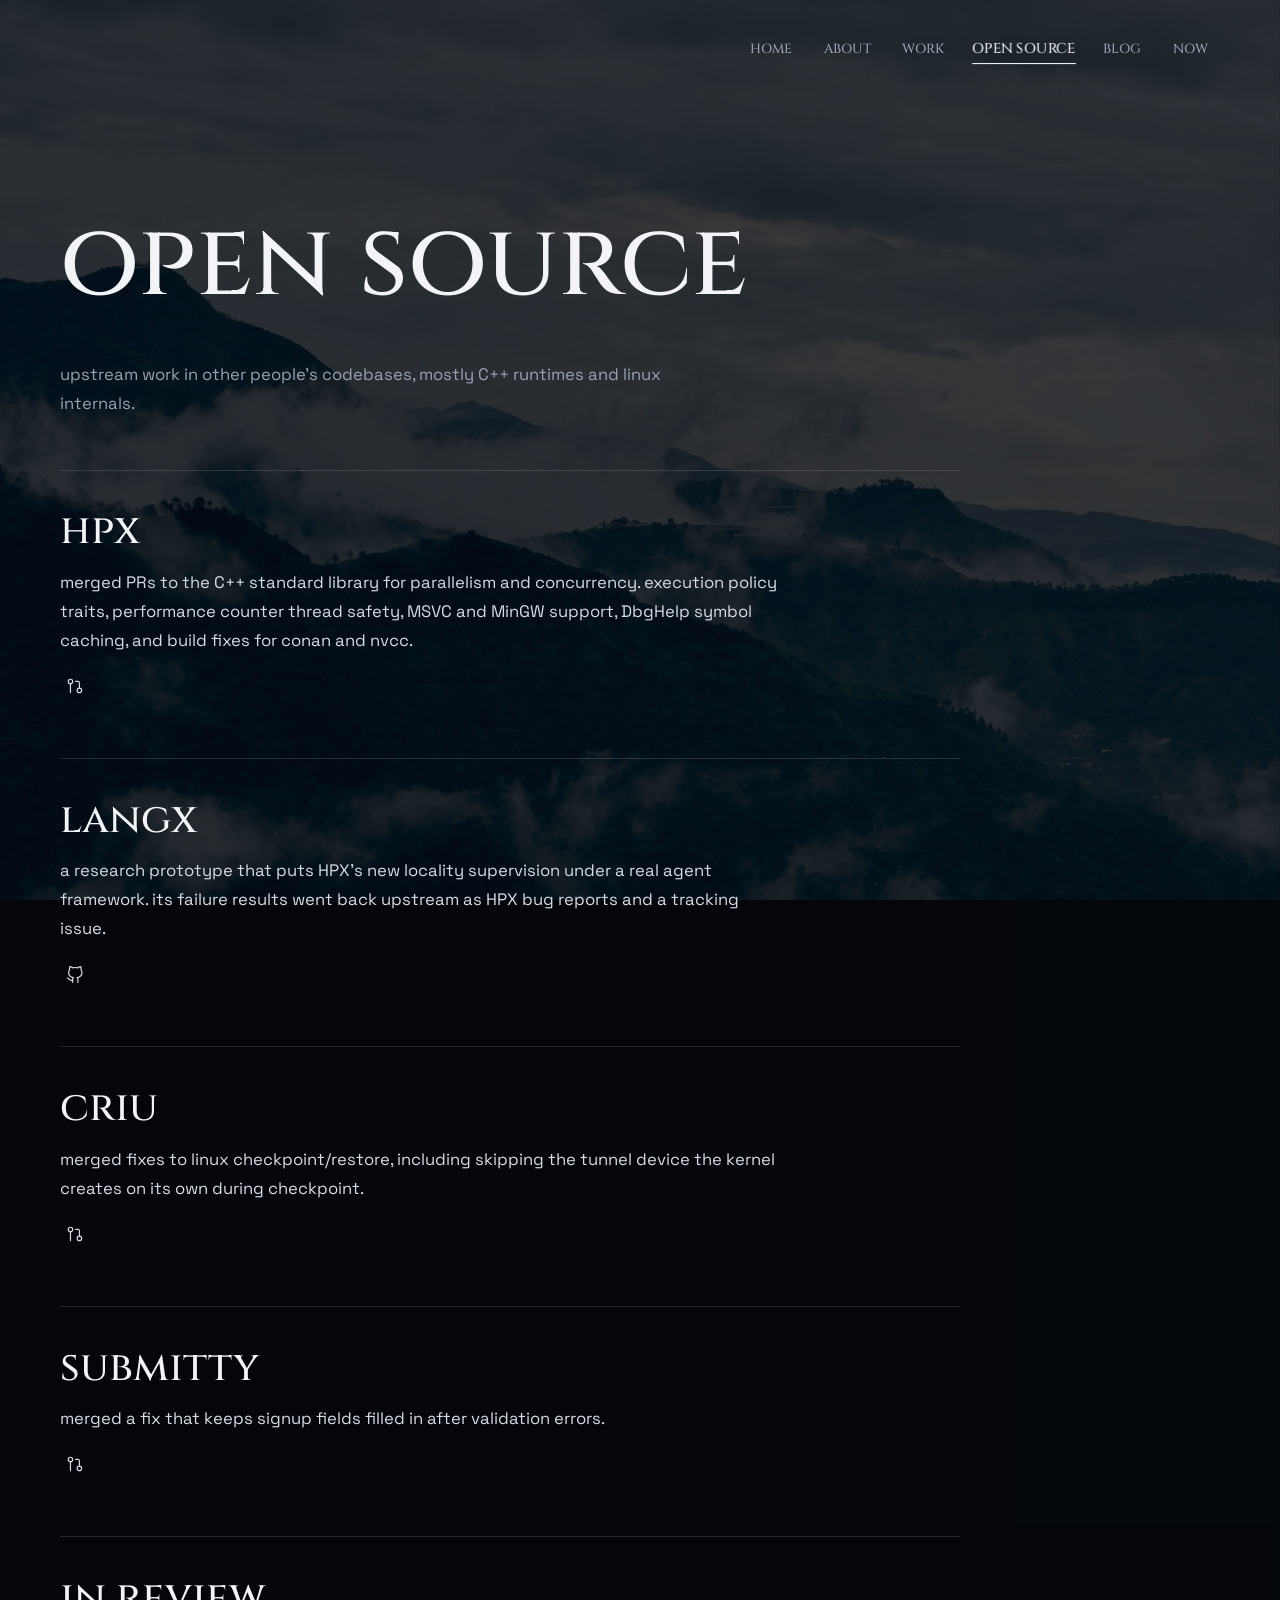
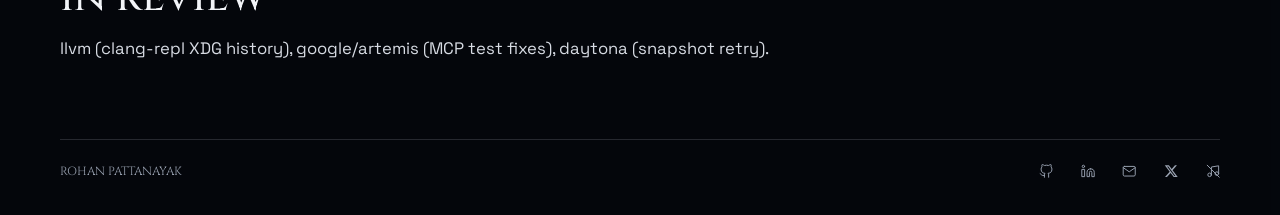
<file: opensource.html>
<!doctype html>
<html lang="en">
  <head>
    <meta charset="utf-8">
    <meta name="viewport" content="width=device-width, initial-scale=1">
    <title>open source | rohan pattanayak</title>
    <meta name="description" content="open source contributions by rohan pattanayak">
    <link rel="icon" type="image/png" href="assets/favicon.png">
    <link rel="apple-touch-icon" href="assets/apple-touch-icon.png">
    <link rel="stylesheet" href="styles.css">
  </head>
  <body class="opensource-bg">
    <div class="site">
      <header class="topbar shell">
        <nav class="nav" aria-label="primary">
          <a class="interactive" href="index.html">home</a>
          <a class="interactive" href="about.html">about</a>
          <a class="interactive" href="work.html">work</a>
          <a class="interactive" aria-current="page" href="opensource.html">open source</a>
          <a class="interactive" href="blog.html">blog</a>
          <a class="interactive" href="now.html">now</a>
        </nav>
      </header>
      <main class="shell page work-page">
        <section class="archive">
          <h1 class="page-title">open source</h1>
          <p class="archive-intro">upstream work in other people's codebases, mostly C++ runtimes and linux internals.</p>
          <article class="project">
            <h2>hpx</h2>
            <p>merged PRs to the C++ standard library for parallelism and concurrency. execution policy traits, performance counter thread safety, MSVC and MinGW support, DbgHelp symbol caching, and build fixes for conan and nvcc.</p>
            <p class="article-link"><a class="interactive repo-icon" href="https://github.com/TheHPXProject/hpx/pulls?q=author:RohanOnKeys" aria-label="merged pull requests to hpx"><svg viewBox="0 0 24 24" fill="none" stroke="currentColor" stroke-width="1.6" stroke-linecap="round" stroke-linejoin="round" aria-hidden="true"><circle cx="18" cy="18" r="3"/><circle cx="6" cy="6" r="3"/><path d="M13 6h3a2 2 0 0 1 2 2v7"/><line x1="6" y1="9" x2="6" y2="21"/></svg></a></p>
          </article>
          <article class="project">
            <h2>langx</h2>
            <p>a research prototype that puts HPX's new locality supervision under a real agent framework. its failure results went back upstream as HPX bug reports and a tracking issue.</p>
            <p class="article-link"><a class="interactive repo-icon" href="https://github.com/RohanOnKeys/langX" aria-label="github repository for langx"><svg viewBox="0 0 24 24" fill="none" stroke="currentColor" stroke-width="1.6" stroke-linecap="round" stroke-linejoin="round" aria-hidden="true"><path d="M9 19c-5 1.5-5-2.5-7-3m14 6v-3.87a3.37 3.37 0 0 0-.94-2.61c3.14-.35 6.44-1.54 6.44-7A5.44 5.44 0 0 0 20 4.77 5.07 5.07 0 0 0 19.91 1S18.73.65 16 2.48a13.38 13.38 0 0 0-7 0C6.27.65 5.09 1 5.09 1A5.07 5.07 0 0 0 5 4.77a5.44 5.44 0 0 0-1.5 3.78c0 5.42 3.3 6.61 6.44 7A3.37 3.37 0 0 0 9 18.13V22"/></svg></a></p>
          </article>
          <article class="project">
            <h2>criu</h2>
            <p>merged fixes to linux checkpoint/restore, including skipping the tunnel device the kernel creates on its own during checkpoint.</p>
            <p class="article-link"><a class="interactive repo-icon" href="https://github.com/checkpoint-restore/criu/pull/3164" aria-label="pull request to criu"><svg viewBox="0 0 24 24" fill="none" stroke="currentColor" stroke-width="1.6" stroke-linecap="round" stroke-linejoin="round" aria-hidden="true"><circle cx="18" cy="18" r="3"/><circle cx="6" cy="6" r="3"/><path d="M13 6h3a2 2 0 0 1 2 2v7"/><line x1="6" y1="9" x2="6" y2="21"/></svg></a></p>
          </article>
          <article class="project">
            <h2>submitty</h2>
            <p>merged a fix that keeps signup fields filled in after validation errors.</p>
            <p class="article-link"><a class="interactive repo-icon" href="https://github.com/Submitty/Submitty/pull/12947" aria-label="pull request to submitty"><svg viewBox="0 0 24 24" fill="none" stroke="currentColor" stroke-width="1.6" stroke-linecap="round" stroke-linejoin="round" aria-hidden="true"><circle cx="18" cy="18" r="3"/><circle cx="6" cy="6" r="3"/><path d="M13 6h3a2 2 0 0 1 2 2v7"/><line x1="6" y1="9" x2="6" y2="21"/></svg></a></p>
          </article>
          <article class="project">
            <h2>in review</h2>
            <p>llvm (clang-repl XDG history), google/artemis (MCP test fixes), daytona (snapshot retry).</p>
          </article>
        </section>
      </main>
      <footer class="footer">
        <div class="shell">
          <span>rohan pattanayak</span>
          <div class="footer-links">
            <a class="interactive footer-link footer-github" href="https://github.com/RohanOnKeys" aria-label="github"><svg width="14" height="14" viewBox="0 0 24 24" fill="none" stroke="currentColor" stroke-width="1.6" stroke-linecap="round" stroke-linejoin="round"><path d="M9 19c-5 1.5-5-2.5-7-3m14 6v-3.87a3.37 3.37 0 0 0-.94-2.61c3.14-.35 6.44-1.54 6.44-7A5.44 5.44 0 0 0 20 4.77 5.07 5.07 0 0 0 19.91 1S18.73.65 16 2.48a13.38 13.38 0 0 0-7 0C6.27.65 5.09 1 5.09 1A5.07 5.07 0 0 0 5 4.77a5.44 5.44 0 0 0-1.5 3.78c0 5.42 3.3 6.61 6.44 7A3.37 3.37 0 0 0 9 18.13V22"/></svg></a>
            <a class="interactive footer-link footer-linkedin" href="https://www.linkedin.com/in/rohan-pattanayak-a142a1284" aria-label="linkedin"><svg width="14" height="14" viewBox="0 0 24 24" fill="none" stroke="currentColor" stroke-width="1.6" stroke-linecap="round" stroke-linejoin="round"><path d="M16 8a6 6 0 0 1 6 6v7h-4v-7a2 2 0 0 0-4 0v7h-4v-7a6 6 0 0 1 6-6z"/><rect x="2" y="9" width="4" height="12"/><circle cx="4" cy="4" r="2"/></svg></a>
            <a class="interactive footer-link footer-email" href="mailto:rohanpxquantum@gmail.com" aria-label="email"><svg width="14" height="14" viewBox="0 0 24 24" fill="none" stroke="currentColor" stroke-width="1.6" stroke-linecap="round" stroke-linejoin="round"><path d="M4 4h16c1.1 0 2 .9 2 2v12c0 1.1-.9 2-2 2H4c-1.1 0-2-.9-2-2V6c0-1.1.9-2 2-2z"/><polyline points="22,6 12,13 2,6"/></svg></a>
            <a class="interactive footer-link footer-x" href="https://x.com/RohanOnTweets" aria-label="x"><svg width="14" height="14" viewBox="0 0 24 24" fill="currentColor" stroke="none"><path d="M18.244 2.25h3.308l-7.227 8.26 8.502 11.24H16.17l-5.214-6.817L4.99 21.75H1.68l7.73-8.835L1.254 2.25H8.08l4.713 6.231zm-1.161 17.52h1.833L7.084 4.126H5.117z"/></svg></a>
            <button class="interactive footer-link footer-music" type="button" aria-pressed="false" aria-label="play music"><svg class="music-on" width="14" height="14" viewBox="0 0 24 24" fill="none" stroke="currentColor" stroke-width="1.6" stroke-linecap="round" stroke-linejoin="round" aria-hidden="true"><path d="M9 18V5l12-2v13"/><circle cx="6" cy="18" r="3"/><circle cx="18" cy="16" r="3"/></svg><svg class="music-off" width="14" height="14" viewBox="0 0 24 24" fill="none" stroke="currentColor" stroke-width="1.6" stroke-linecap="round" stroke-linejoin="round" aria-hidden="true"><path d="M9 18V5l12-2v13"/><circle cx="6" cy="18" r="3"/><circle cx="18" cy="16" r="3"/><line x1="2" y1="2" x2="22" y2="22"/></svg></button>
          </div>
        </div>
      </footer>
    </div>
    <script>if ('serviceWorker' in navigator) navigator.serviceWorker.register('sw.js');</script>
    <script src="assets/preview.js" defer></script>
    <script src="assets/nav.js" defer></script>
    <script src="assets/music.js" defer></script>
  </body>
</html>
</file>
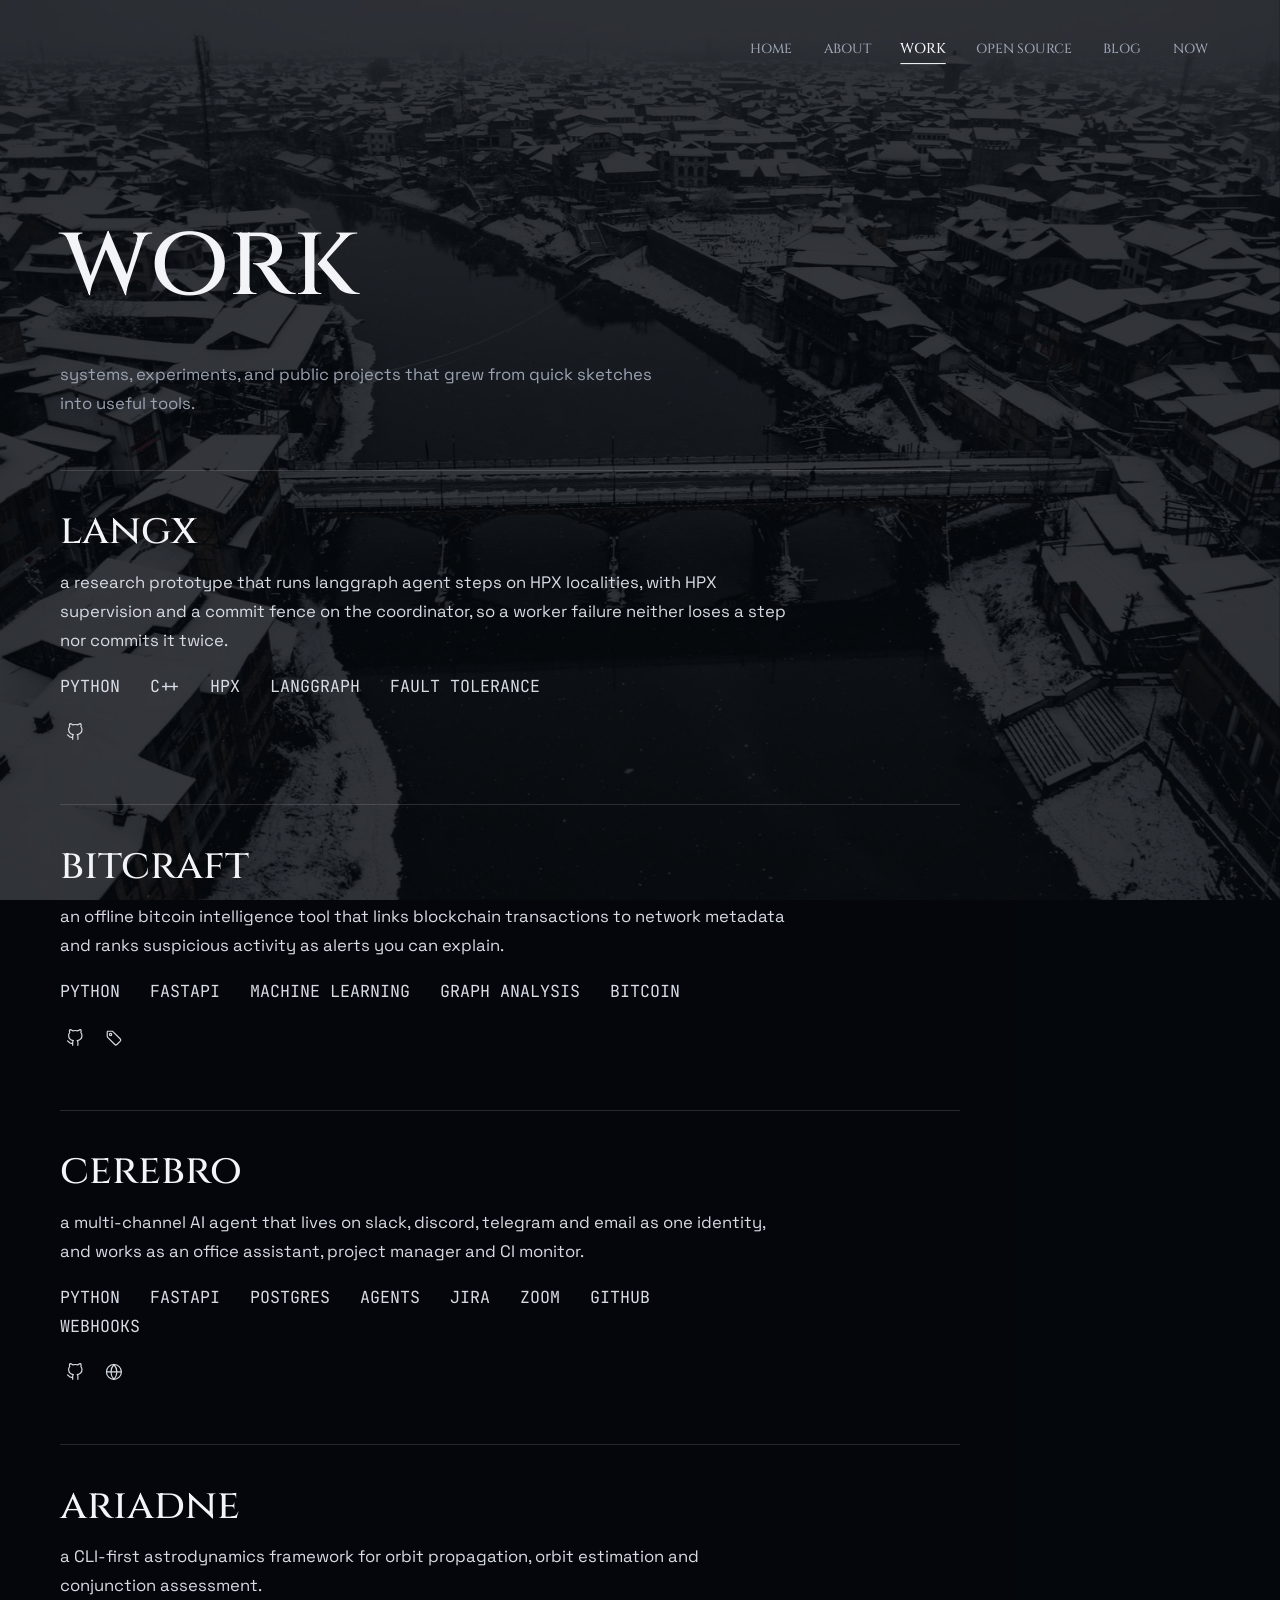
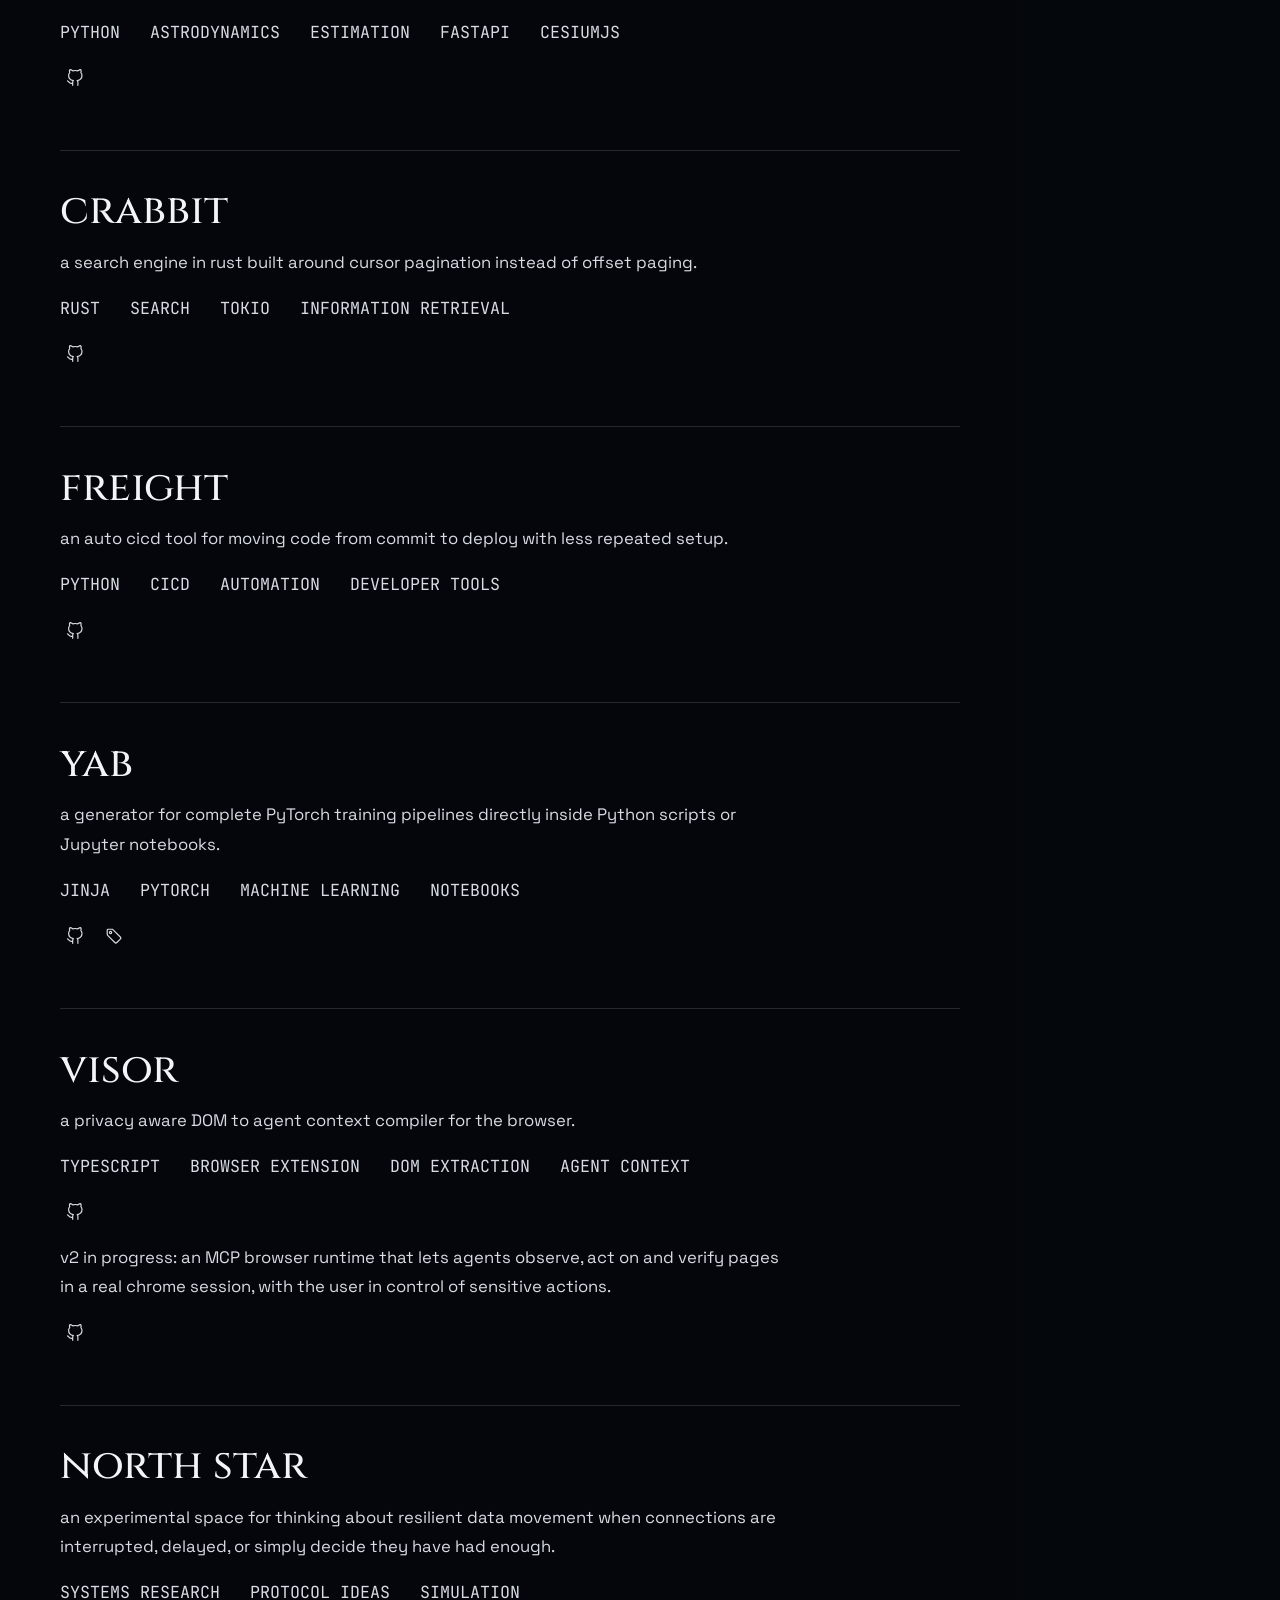
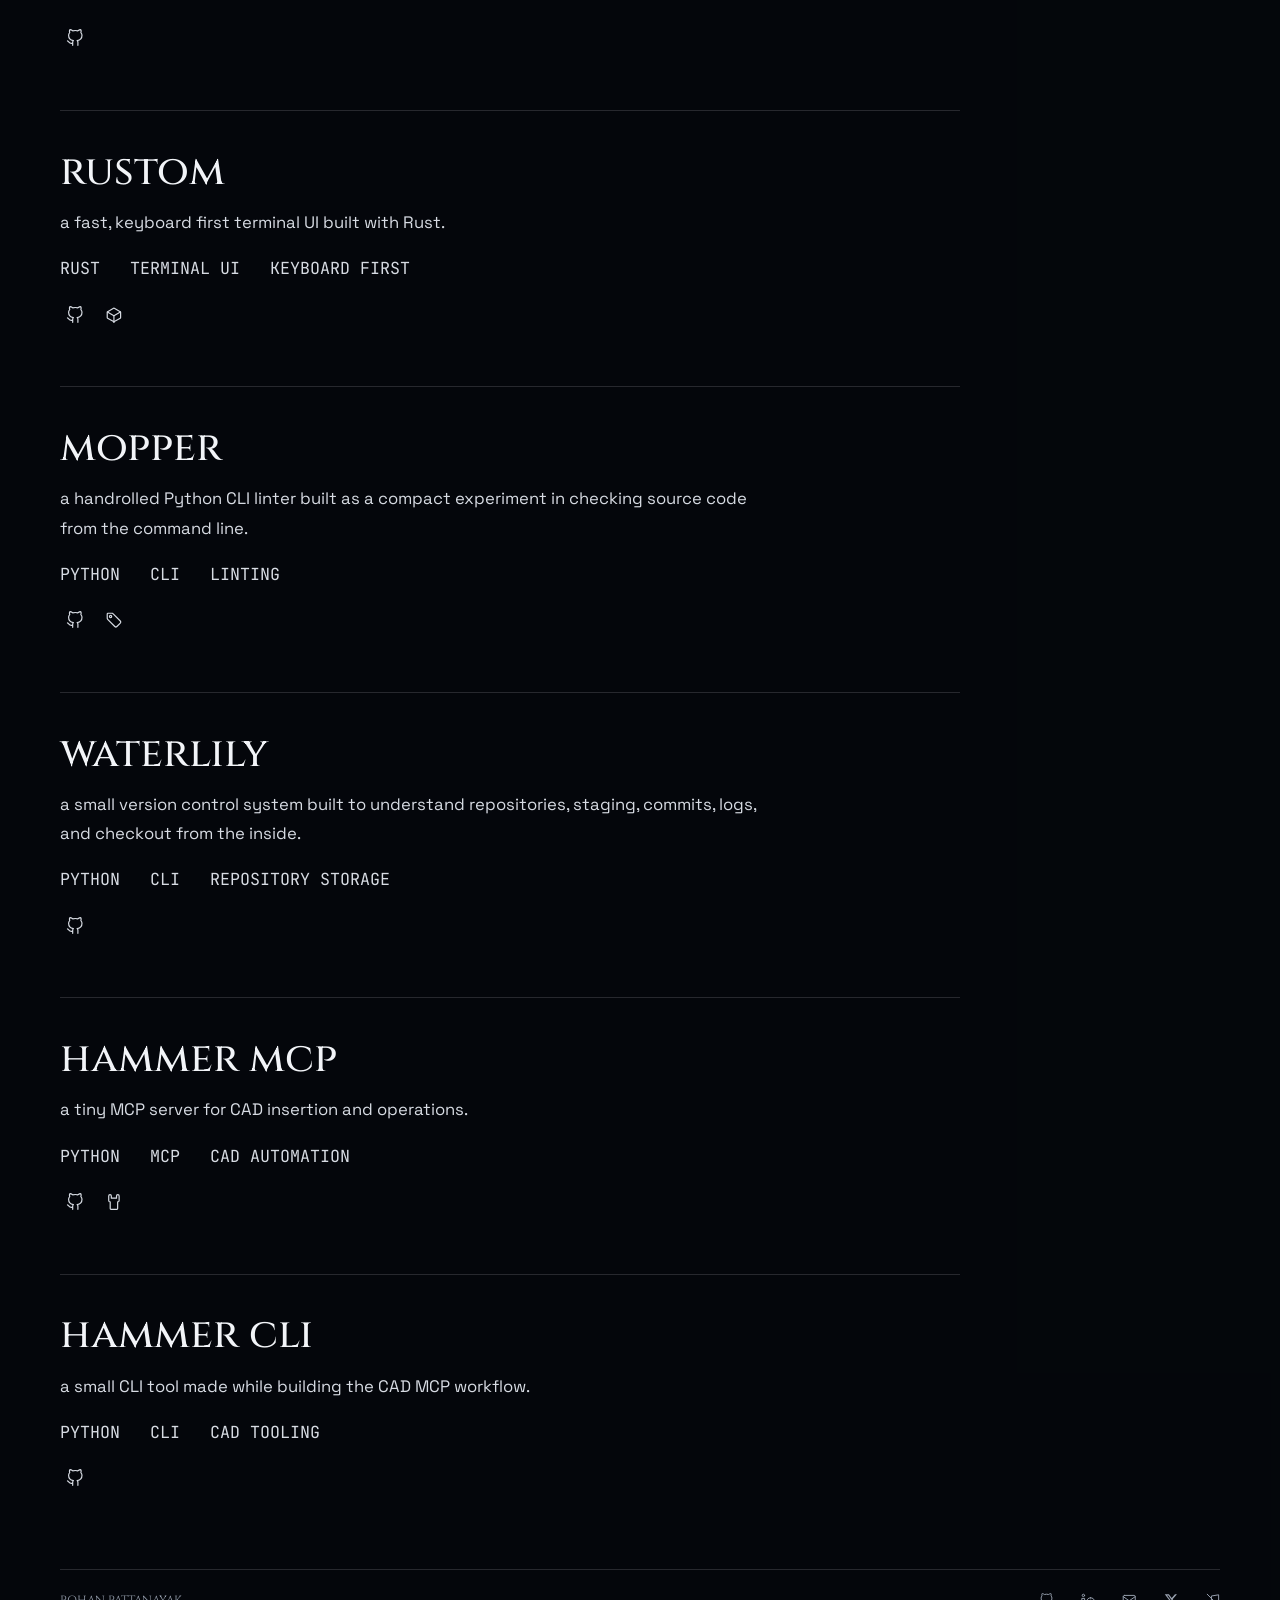
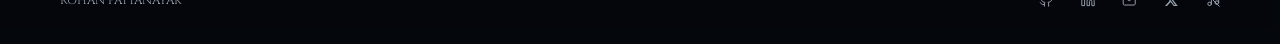
<file: work.html>
<!doctype html>
<html lang="en">
  <head>
    <meta charset="utf-8">
    <meta name="viewport" content="width=device-width, initial-scale=1">
    <title>work | rohan pattanayak</title>
    <meta name="description" content="work archive for rohan pattanayak">
    <link rel="icon" type="image/png" href="assets/favicon.png">
    <link rel="apple-touch-icon" href="assets/apple-touch-icon.png">
    <link rel="stylesheet" href="styles.css">
  </head>
  <body class="work-bg">
    <div class="site">
      <header class="topbar shell">
        <nav class="nav" aria-label="primary">
          <a class="interactive" href="index.html">home</a>
          <a class="interactive" href="about.html">about</a>
          <a class="interactive" aria-current="page" href="work.html">work</a>
          <a class="interactive" href="opensource.html">open source</a>
          <a class="interactive" href="blog.html">blog</a>
          <a class="interactive" href="now.html">now</a>
        </nav>
      </header>
      <main class="shell page work-page">
        <section class="archive">
          <h1 class="page-title">work</h1>
          <p class="archive-intro">systems, experiments, and public projects that grew from quick sketches into useful tools.</p>
          <article class="project">
            <h2>langx</h2>
            <p>a research prototype that runs langgraph agent steps on HPX localities, with HPX supervision and a commit fence on the coordinator, so a worker failure neither loses a step nor commits it twice.</p>
            <p class="tech">python&nbsp;&nbsp; c++&nbsp;&nbsp; hpx&nbsp;&nbsp; langgraph&nbsp;&nbsp; fault tolerance</p>
            <p class="article-link"><a class="interactive repo-icon" href="https://github.com/RohanOnKeys/langX" aria-label="github repository for langx"><svg viewBox="0 0 24 24" fill="none" stroke="currentColor" stroke-width="1.6" stroke-linecap="round" stroke-linejoin="round" aria-hidden="true"><path d="M9 19c-5 1.5-5-2.5-7-3m14 6v-3.87a3.37 3.37 0 0 0-.94-2.61c3.14-.35 6.44-1.54 6.44-7A5.44 5.44 0 0 0 20 4.77 5.07 5.07 0 0 0 19.91 1S18.73.65 16 2.48a13.38 13.38 0 0 0-7 0C6.27.65 5.09 1 5.09 1A5.07 5.07 0 0 0 5 4.77a5.44 5.44 0 0 0-1.5 3.78c0 5.42 3.3 6.61 6.44 7A3.37 3.37 0 0 0 9 18.13V22"/></svg></a></p>
          </article>
          <article class="project">
            <h2>bitcraft</h2>
            <p>an offline bitcoin intelligence tool that links blockchain transactions to network metadata and ranks suspicious activity as alerts you can explain.</p>
            <p class="tech">python&nbsp;&nbsp; fastapi&nbsp;&nbsp; machine learning&nbsp;&nbsp; graph analysis&nbsp;&nbsp; bitcoin</p>
            <p class="article-link">
              <a class="interactive repo-icon" href="https://github.com/RohanOnKeys/bitcraft" aria-label="github repository for bitcraft"><svg viewBox="0 0 24 24" fill="none" stroke="currentColor" stroke-width="1.6" stroke-linecap="round" stroke-linejoin="round" aria-hidden="true"><path d="M9 19c-5 1.5-5-2.5-7-3m14 6v-3.87a3.37 3.37 0 0 0-.94-2.61c3.14-.35 6.44-1.54 6.44-7A5.44 5.44 0 0 0 20 4.77 5.07 5.07 0 0 0 19.91 1S18.73.65 16 2.48a13.38 13.38 0 0 0-7 0C6.27.65 5.09 1 5.09 1A5.07 5.07 0 0 0 5 4.77a5.44 5.44 0 0 0-1.5 3.78c0 5.42 3.3 6.61 6.44 7A3.37 3.37 0 0 0 9 18.13V22"/></svg></a>
              <a class="interactive repo-icon" href="https://pypi.org/project/bitcraft/" aria-label="pypi package for bitcraft"><svg viewBox="0 0 24 24" fill="none" stroke="currentColor" stroke-width="1.6" stroke-linecap="round" stroke-linejoin="round" aria-hidden="true"><path d="M20.59 13.41 11 3.83A2 2 0 0 0 9.83 3H4a1 1 0 0 0-1 1v5.83a2 2 0 0 0 .59 1.41l9.58 9.58a2 2 0 0 0 2.82 0l4.59-4.59a2 2 0 0 0 0-2.82z"/><circle cx="7.5" cy="7.5" r="1.5"/></svg></a>
            </p>
          </article>
          <article class="project">
            <h2>cerebro</h2>
            <p>a multi-channel AI agent that lives on slack, discord, telegram and email as one identity, and works as an office assistant, project manager and CI monitor.</p>
            <p class="tech">python&nbsp;&nbsp; fastapi&nbsp;&nbsp; postgres&nbsp;&nbsp; agents&nbsp;&nbsp; jira&nbsp;&nbsp; zoom&nbsp;&nbsp; github webhooks</p>
            <p class="article-link">
              <a class="interactive repo-icon" href="https://github.com/RohanOnKeys/cerebro" aria-label="github repository for cerebro"><svg viewBox="0 0 24 24" fill="none" stroke="currentColor" stroke-width="1.6" stroke-linecap="round" stroke-linejoin="round" aria-hidden="true"><path d="M9 19c-5 1.5-5-2.5-7-3m14 6v-3.87a3.37 3.37 0 0 0-.94-2.61c3.14-.35 6.44-1.54 6.44-7A5.44 5.44 0 0 0 20 4.77 5.07 5.07 0 0 0 19.91 1S18.73.65 16 2.48a13.38 13.38 0 0 0-7 0C6.27.65 5.09 1 5.09 1A5.07 5.07 0 0 0 5 4.77a5.44 5.44 0 0 0-1.5 3.78c0 5.42 3.3 6.61 6.44 7A3.37 3.37 0 0 0 9 18.13V22"/></svg></a>
              <a class="interactive repo-icon" href="https://cerebro-teams.vercel.app" aria-label="live site for cerebro"><svg viewBox="0 0 24 24" fill="none" stroke="currentColor" stroke-width="1.6" stroke-linecap="round" stroke-linejoin="round" aria-hidden="true"><circle cx="12" cy="12" r="10"/><path d="M2 12h20"/><path d="M12 2a15.3 15.3 0 0 1 4 10 15.3 15.3 0 0 1-4 10 15.3 15.3 0 0 1-4-10 15.3 15.3 0 0 1 4-10z"/></svg></a>
            </p>
          </article>
          <article class="project">
            <h2>ariadne</h2>
            <p>a CLI-first astrodynamics framework for orbit propagation, orbit estimation and conjunction assessment.</p>
            <p class="tech">python&nbsp;&nbsp; astrodynamics&nbsp;&nbsp; estimation&nbsp;&nbsp; fastapi&nbsp;&nbsp; cesiumjs</p>
            <p class="article-link"><a class="interactive repo-icon" href="https://github.com/RohanOnKeys/Ariadne" aria-label="github repository for ariadne"><svg viewBox="0 0 24 24" fill="none" stroke="currentColor" stroke-width="1.6" stroke-linecap="round" stroke-linejoin="round" aria-hidden="true"><path d="M9 19c-5 1.5-5-2.5-7-3m14 6v-3.87a3.37 3.37 0 0 0-.94-2.61c3.14-.35 6.44-1.54 6.44-7A5.44 5.44 0 0 0 20 4.77 5.07 5.07 0 0 0 19.91 1S18.73.65 16 2.48a13.38 13.38 0 0 0-7 0C6.27.65 5.09 1 5.09 1A5.07 5.07 0 0 0 5 4.77a5.44 5.44 0 0 0-1.5 3.78c0 5.42 3.3 6.61 6.44 7A3.37 3.37 0 0 0 9 18.13V22"/></svg></a></p>
          </article>
          <article class="project">
            <h2>crabbit</h2>
            <p>a search engine in rust built around cursor pagination instead of offset paging.</p>
            <p class="tech">rust&nbsp;&nbsp; search&nbsp;&nbsp; tokio&nbsp;&nbsp; information retrieval</p>
            <p class="article-link"><a class="interactive repo-icon" href="https://github.com/RohanOnKeys/crabbit" aria-label="github repository for crabbit"><svg viewBox="0 0 24 24" fill="none" stroke="currentColor" stroke-width="1.6" stroke-linecap="round" stroke-linejoin="round" aria-hidden="true"><path d="M9 19c-5 1.5-5-2.5-7-3m14 6v-3.87a3.37 3.37 0 0 0-.94-2.61c3.14-.35 6.44-1.54 6.44-7A5.44 5.44 0 0 0 20 4.77 5.07 5.07 0 0 0 19.91 1S18.73.65 16 2.48a13.38 13.38 0 0 0-7 0C6.27.65 5.09 1 5.09 1A5.07 5.07 0 0 0 5 4.77a5.44 5.44 0 0 0-1.5 3.78c0 5.42 3.3 6.61 6.44 7A3.37 3.37 0 0 0 9 18.13V22"/></svg></a></p>
          </article>
          <article class="project">
            <h2>freight</h2>
            <p>an auto cicd tool for moving code from commit to deploy with less repeated setup.</p>
            <p class="tech">python&nbsp;&nbsp; cicd&nbsp;&nbsp; automation&nbsp;&nbsp; developer tools</p>
            <p class="article-link"><a class="interactive repo-icon" href="https://github.com/RohanOnKeys/Freight" aria-label="github repository for freight"><svg viewBox="0 0 24 24" fill="none" stroke="currentColor" stroke-width="1.6" stroke-linecap="round" stroke-linejoin="round" aria-hidden="true"><path d="M9 19c-5 1.5-5-2.5-7-3m14 6v-3.87a3.37 3.37 0 0 0-.94-2.61c3.14-.35 6.44-1.54 6.44-7A5.44 5.44 0 0 0 20 4.77 5.07 5.07 0 0 0 19.91 1S18.73.65 16 2.48a13.38 13.38 0 0 0-7 0C6.27.65 5.09 1 5.09 1A5.07 5.07 0 0 0 5 4.77a5.44 5.44 0 0 0-1.5 3.78c0 5.42 3.3 6.61 6.44 7A3.37 3.37 0 0 0 9 18.13V22"/></svg></a></p>
          </article>
          <article class="project">
            <h2>yab</h2>
            <p>a generator for complete PyTorch training pipelines directly inside Python scripts or Jupyter notebooks.</p>
            <p class="tech">jinja&nbsp;&nbsp; pytorch&nbsp;&nbsp; machine learning&nbsp;&nbsp; notebooks</p>
            <p class="article-link">
              <a class="interactive repo-icon" href="https://github.com/RohanOnKeys/yab" aria-label="github repository for yab"><svg viewBox="0 0 24 24" fill="none" stroke="currentColor" stroke-width="1.6" stroke-linecap="round" stroke-linejoin="round" aria-hidden="true"><path d="M9 19c-5 1.5-5-2.5-7-3m14 6v-3.87a3.37 3.37 0 0 0-.94-2.61c3.14-.35 6.44-1.54 6.44-7A5.44 5.44 0 0 0 20 4.77 5.07 5.07 0 0 0 19.91 1S18.73.65 16 2.48a13.38 13.38 0 0 0-7 0C6.27.65 5.09 1 5.09 1A5.07 5.07 0 0 0 5 4.77a5.44 5.44 0 0 0-1.5 3.78c0 5.42 3.3 6.61 6.44 7A3.37 3.37 0 0 0 9 18.13V22"/></svg></a>
              <a class="interactive repo-icon" href="https://pypi.org/project/yab-ml/" aria-label="pypi package for yab"><svg viewBox="0 0 24 24" fill="none" stroke="currentColor" stroke-width="1.6" stroke-linecap="round" stroke-linejoin="round" aria-hidden="true"><path d="M20.59 13.41 11 3.83A2 2 0 0 0 9.83 3H4a1 1 0 0 0-1 1v5.83a2 2 0 0 0 .59 1.41l9.58 9.58a2 2 0 0 0 2.82 0l4.59-4.59a2 2 0 0 0 0-2.82z"/><circle cx="7.5" cy="7.5" r="1.5"/></svg></a>
            </p>
          </article>
          <article class="project">
            <h2>visor</h2>
            <p>a privacy aware DOM to agent context compiler for the browser.</p>
            <p class="tech">typescript&nbsp;&nbsp; browser extension&nbsp;&nbsp; DOM extraction&nbsp;&nbsp; agent context</p>
            <p class="article-link"><a class="interactive repo-icon" href="https://github.com/RohanOnKeys/Visor" aria-label="github repository for visor"><svg viewBox="0 0 24 24" fill="none" stroke="currentColor" stroke-width="1.6" stroke-linecap="round" stroke-linejoin="round" aria-hidden="true"><path d="M9 19c-5 1.5-5-2.5-7-3m14 6v-3.87a3.37 3.37 0 0 0-.94-2.61c3.14-.35 6.44-1.54 6.44-7A5.44 5.44 0 0 0 20 4.77 5.07 5.07 0 0 0 19.91 1S18.73.65 16 2.48a13.38 13.38 0 0 0-7 0C6.27.65 5.09 1 5.09 1A5.07 5.07 0 0 0 5 4.77a5.44 5.44 0 0 0-1.5 3.78c0 5.42 3.3 6.61 6.44 7A3.37 3.37 0 0 0 9 18.13V22"/></svg></a></p>
            <p>v2 in progress: an MCP browser runtime that lets agents observe, act on and verify pages in a real chrome session, with the user in control of sensitive actions.</p>
            <p class="article-link"><a class="interactive repo-icon" href="https://github.com/RohanOnKeys/Visor-V2" aria-label="github repository for visor v2"><svg viewBox="0 0 24 24" fill="none" stroke="currentColor" stroke-width="1.6" stroke-linecap="round" stroke-linejoin="round" aria-hidden="true"><path d="M9 19c-5 1.5-5-2.5-7-3m14 6v-3.87a3.37 3.37 0 0 0-.94-2.61c3.14-.35 6.44-1.54 6.44-7A5.44 5.44 0 0 0 20 4.77 5.07 5.07 0 0 0 19.91 1S18.73.65 16 2.48a13.38 13.38 0 0 0-7 0C6.27.65 5.09 1 5.09 1A5.07 5.07 0 0 0 5 4.77a5.44 5.44 0 0 0-1.5 3.78c0 5.42 3.3 6.61 6.44 7A3.37 3.37 0 0 0 9 18.13V22"/></svg></a></p>
          </article>
          <article class="project">
            <h2>north star</h2>
            <p>an experimental space for thinking about resilient data movement when connections are interrupted, delayed, or simply decide they have had enough.</p>
            <p class="tech">systems research&nbsp;&nbsp; protocol ideas&nbsp;&nbsp; simulation</p>
            <p class="article-link"><a class="interactive repo-icon" href="https://github.com/RohanOnKeys/North-Star" aria-label="github repository for north star"><svg viewBox="0 0 24 24" fill="none" stroke="currentColor" stroke-width="1.6" stroke-linecap="round" stroke-linejoin="round" aria-hidden="true"><path d="M9 19c-5 1.5-5-2.5-7-3m14 6v-3.87a3.37 3.37 0 0 0-.94-2.61c3.14-.35 6.44-1.54 6.44-7A5.44 5.44 0 0 0 20 4.77 5.07 5.07 0 0 0 19.91 1S18.73.65 16 2.48a13.38 13.38 0 0 0-7 0C6.27.65 5.09 1 5.09 1A5.07 5.07 0 0 0 5 4.77a5.44 5.44 0 0 0-1.5 3.78c0 5.42 3.3 6.61 6.44 7A3.37 3.37 0 0 0 9 18.13V22"/></svg></a></p>
          </article>
          <article class="project">
            <h2>rustom</h2>
            <p>a fast, keyboard first terminal UI built with Rust.</p>
            <p class="tech">rust&nbsp;&nbsp; terminal ui&nbsp;&nbsp; keyboard first</p>
            <p class="article-link">
              <a class="interactive repo-icon" href="https://github.com/RohanOnKeys/rustom" aria-label="github repository for rustom"><svg viewBox="0 0 24 24" fill="none" stroke="currentColor" stroke-width="1.6" stroke-linecap="round" stroke-linejoin="round" aria-hidden="true"><path d="M9 19c-5 1.5-5-2.5-7-3m14 6v-3.87a3.37 3.37 0 0 0-.94-2.61c3.14-.35 6.44-1.54 6.44-7A5.44 5.44 0 0 0 20 4.77 5.07 5.07 0 0 0 19.91 1S18.73.65 16 2.48a13.38 13.38 0 0 0-7 0C6.27.65 5.09 1 5.09 1A5.07 5.07 0 0 0 5 4.77a5.44 5.44 0 0 0-1.5 3.78c0 5.42 3.3 6.61 6.44 7A3.37 3.37 0 0 0 9 18.13V22"/></svg></a>
              <a class="interactive repo-icon" href="https://crates.io/crates/rustom" aria-label="crates.io package for rustom"><svg viewBox="0 0 24 24" fill="none" stroke="currentColor" stroke-width="1.6" stroke-linecap="round" stroke-linejoin="round" aria-hidden="true"><path d="M21 8.5v7a1 1 0 0 1-.5.87l-8 4.5a1 1 0 0 1-1 0l-8-4.5A1 1 0 0 1 3 15.5v-7a1 1 0 0 1 .5-.87l8-4.5a1 1 0 0 1 1 0l8 4.5a1 1 0 0 1 .5.87z"/><path d="M3.27 7.96 12 12.99l8.73-5.03"/><path d="M12 22.5v-9.5"/></svg></a>
            </p>
          </article>
          <article class="project">
            <h2>mopper</h2>
            <p>a handrolled Python CLI linter built as a compact experiment in checking source code from the command line.</p>
            <p class="tech">python&nbsp;&nbsp; cli&nbsp;&nbsp; linting</p>
            <p class="article-link">
              <a class="interactive repo-icon" href="https://github.com/RohanOnKeys/mopper" aria-label="github repository for mopper"><svg viewBox="0 0 24 24" fill="none" stroke="currentColor" stroke-width="1.6" stroke-linecap="round" stroke-linejoin="round" aria-hidden="true"><path d="M9 19c-5 1.5-5-2.5-7-3m14 6v-3.87a3.37 3.37 0 0 0-.94-2.61c3.14-.35 6.44-1.54 6.44-7A5.44 5.44 0 0 0 20 4.77 5.07 5.07 0 0 0 19.91 1S18.73.65 16 2.48a13.38 13.38 0 0 0-7 0C6.27.65 5.09 1 5.09 1A5.07 5.07 0 0 0 5 4.77a5.44 5.44 0 0 0-1.5 3.78c0 5.42 3.3 6.61 6.44 7A3.37 3.37 0 0 0 9 18.13V22"/></svg></a>
              <a class="interactive repo-icon" href="https://pypi.org/project/mopper/" aria-label="pypi package for mopper"><svg viewBox="0 0 24 24" fill="none" stroke="currentColor" stroke-width="1.6" stroke-linecap="round" stroke-linejoin="round" aria-hidden="true"><path d="M20.59 13.41 11 3.83A2 2 0 0 0 9.83 3H4a1 1 0 0 0-1 1v5.83a2 2 0 0 0 .59 1.41l9.58 9.58a2 2 0 0 0 2.82 0l4.59-4.59a2 2 0 0 0 0-2.82z"/><circle cx="7.5" cy="7.5" r="1.5"/></svg></a>
            </p>
          </article>
          <article class="project">
            <h2>waterlily</h2>
            <p>a small version control system built to understand repositories, staging, commits, logs, and checkout from the inside.</p>
            <p class="tech">python&nbsp;&nbsp; cli&nbsp;&nbsp; repository storage</p>
            <p class="article-link"><a class="interactive repo-icon" href="https://github.com/RohanOnKeys/Waterlily" aria-label="github repository for waterlily"><svg viewBox="0 0 24 24" fill="none" stroke="currentColor" stroke-width="1.6" stroke-linecap="round" stroke-linejoin="round" aria-hidden="true"><path d="M9 19c-5 1.5-5-2.5-7-3m14 6v-3.87a3.37 3.37 0 0 0-.94-2.61c3.14-.35 6.44-1.54 6.44-7A5.44 5.44 0 0 0 20 4.77 5.07 5.07 0 0 0 19.91 1S18.73.65 16 2.48a13.38 13.38 0 0 0-7 0C6.27.65 5.09 1 5.09 1A5.07 5.07 0 0 0 5 4.77a5.44 5.44 0 0 0-1.5 3.78c0 5.42 3.3 6.61 6.44 7A3.37 3.37 0 0 0 9 18.13V22"/></svg></a></p>
          </article>
          <article class="project">
            <h2>hammer mcp</h2>
            <p>a tiny MCP server for CAD insertion and operations.</p>
            <p class="tech">python&nbsp;&nbsp; mcp&nbsp;&nbsp; cad automation</p>
            <p class="article-link">
              <a class="interactive repo-icon" href="https://github.com/RohanOnKeys/Hammer-MCP" aria-label="github repository for hammer mcp"><svg viewBox="0 0 24 24" fill="none" stroke="currentColor" stroke-width="1.6" stroke-linecap="round" stroke-linejoin="round" aria-hidden="true"><path d="M9 19c-5 1.5-5-2.5-7-3m14 6v-3.87a3.37 3.37 0 0 0-.94-2.61c3.14-.35 6.44-1.54 6.44-7A5.44 5.44 0 0 0 20 4.77 5.07 5.07 0 0 0 19.91 1S18.73.65 16 2.48a13.38 13.38 0 0 0-7 0C6.27.65 5.09 1 5.09 1A5.07 5.07 0 0 0 5 4.77a5.44 5.44 0 0 0-1.5 3.78c0 5.42 3.3 6.61 6.44 7A3.37 3.37 0 0 0 9 18.13V22"/></svg></a>
              <a class="interactive repo-icon" href="https://glama.ai/mcp/servers/RohanOnKeys/Hammer-MCP" aria-label="glama listing for hammer mcp"><svg viewBox="0 0 24 24" fill="none" stroke="currentColor" stroke-width="1.6" stroke-linecap="round" stroke-linejoin="round" aria-hidden="true"><path d="M5 4a1.75 1.75 0 0 1 3.5 0v3h7V4a1.75 1.75 0 0 1 3.5 0v6a2 2 0 0 1-2 2v9a1 1 0 0 1-1 1H8a1 1 0 0 1-1-1v-9a2 2 0 0 1-2-2z"/></svg></a>
            </p>
          </article>
          <article class="project">
            <h2>hammer cli</h2>
            <p>a small CLI tool made while building the CAD MCP workflow.</p>
            <p class="tech">python&nbsp;&nbsp; cli&nbsp;&nbsp; cad tooling</p>
            <p class="article-link"><a class="interactive repo-icon" href="https://github.com/RohanOnKeys/Hammer-CLI" aria-label="github repository for hammer cli"><svg viewBox="0 0 24 24" fill="none" stroke="currentColor" stroke-width="1.6" stroke-linecap="round" stroke-linejoin="round" aria-hidden="true"><path d="M9 19c-5 1.5-5-2.5-7-3m14 6v-3.87a3.37 3.37 0 0 0-.94-2.61c3.14-.35 6.44-1.54 6.44-7A5.44 5.44 0 0 0 20 4.77 5.07 5.07 0 0 0 19.91 1S18.73.65 16 2.48a13.38 13.38 0 0 0-7 0C6.27.65 5.09 1 5.09 1A5.07 5.07 0 0 0 5 4.77a5.44 5.44 0 0 0-1.5 3.78c0 5.42 3.3 6.61 6.44 7A3.37 3.37 0 0 0 9 18.13V22"/></svg></a></p>
          </article>
        </section>
      </main>
      <footer class="footer">
        <div class="shell">
          <span>rohan pattanayak</span>
          <div class="footer-links">
            <a class="interactive footer-link footer-github" href="https://github.com/RohanOnKeys" aria-label="github"><svg width="14" height="14" viewBox="0 0 24 24" fill="none" stroke="currentColor" stroke-width="1.6" stroke-linecap="round" stroke-linejoin="round"><path d="M9 19c-5 1.5-5-2.5-7-3m14 6v-3.87a3.37 3.37 0 0 0-.94-2.61c3.14-.35 6.44-1.54 6.44-7A5.44 5.44 0 0 0 20 4.77 5.07 5.07 0 0 0 19.91 1S18.73.65 16 2.48a13.38 13.38 0 0 0-7 0C6.27.65 5.09 1 5.09 1A5.07 5.07 0 0 0 5 4.77a5.44 5.44 0 0 0-1.5 3.78c0 5.42 3.3 6.61 6.44 7A3.37 3.37 0 0 0 9 18.13V22"/></svg></a>
            <a class="interactive footer-link footer-linkedin" href="https://www.linkedin.com/in/rohan-pattanayak-a142a1284" aria-label="linkedin"><svg width="14" height="14" viewBox="0 0 24 24" fill="none" stroke="currentColor" stroke-width="1.6" stroke-linecap="round" stroke-linejoin="round"><path d="M16 8a6 6 0 0 1 6 6v7h-4v-7a2 2 0 0 0-4 0v7h-4v-7a6 6 0 0 1 6-6z"/><rect x="2" y="9" width="4" height="12"/><circle cx="4" cy="4" r="2"/></svg></a>
            <a class="interactive footer-link footer-email" href="mailto:rohanpxquantum@gmail.com" aria-label="email"><svg width="14" height="14" viewBox="0 0 24 24" fill="none" stroke="currentColor" stroke-width="1.6" stroke-linecap="round" stroke-linejoin="round"><path d="M4 4h16c1.1 0 2 .9 2 2v12c0 1.1-.9 2-2 2H4c-1.1 0-2-.9-2-2V6c0-1.1.9-2 2-2z"/><polyline points="22,6 12,13 2,6"/></svg></a>
            <a class="interactive footer-link footer-x" href="https://x.com/RohanOnTweets" aria-label="x"><svg width="14" height="14" viewBox="0 0 24 24" fill="currentColor" stroke="none"><path d="M18.244 2.25h3.308l-7.227 8.26 8.502 11.24H16.17l-5.214-6.817L4.99 21.75H1.68l7.73-8.835L1.254 2.25H8.08l4.713 6.231zm-1.161 17.52h1.833L7.084 4.126H5.117z"/></svg></a>
            <button class="interactive footer-link footer-music" type="button" aria-pressed="false" aria-label="play music"><svg class="music-on" width="14" height="14" viewBox="0 0 24 24" fill="none" stroke="currentColor" stroke-width="1.6" stroke-linecap="round" stroke-linejoin="round" aria-hidden="true"><path d="M9 18V5l12-2v13"/><circle cx="6" cy="18" r="3"/><circle cx="18" cy="16" r="3"/></svg><svg class="music-off" width="14" height="14" viewBox="0 0 24 24" fill="none" stroke="currentColor" stroke-width="1.6" stroke-linecap="round" stroke-linejoin="round" aria-hidden="true"><path d="M9 18V5l12-2v13"/><circle cx="6" cy="18" r="3"/><circle cx="18" cy="16" r="3"/><line x1="2" y1="2" x2="22" y2="22"/></svg></button>
          </div>
        </div>
      </footer>
    </div>
    <script>if ('serviceWorker' in navigator) navigator.serviceWorker.register('sw.js');</script>
    <script src="assets/preview.js" defer></script>
    <script src="assets/nav.js" defer></script>
    <script src="assets/music.js" defer></script>
  </body>
</html>
</file>
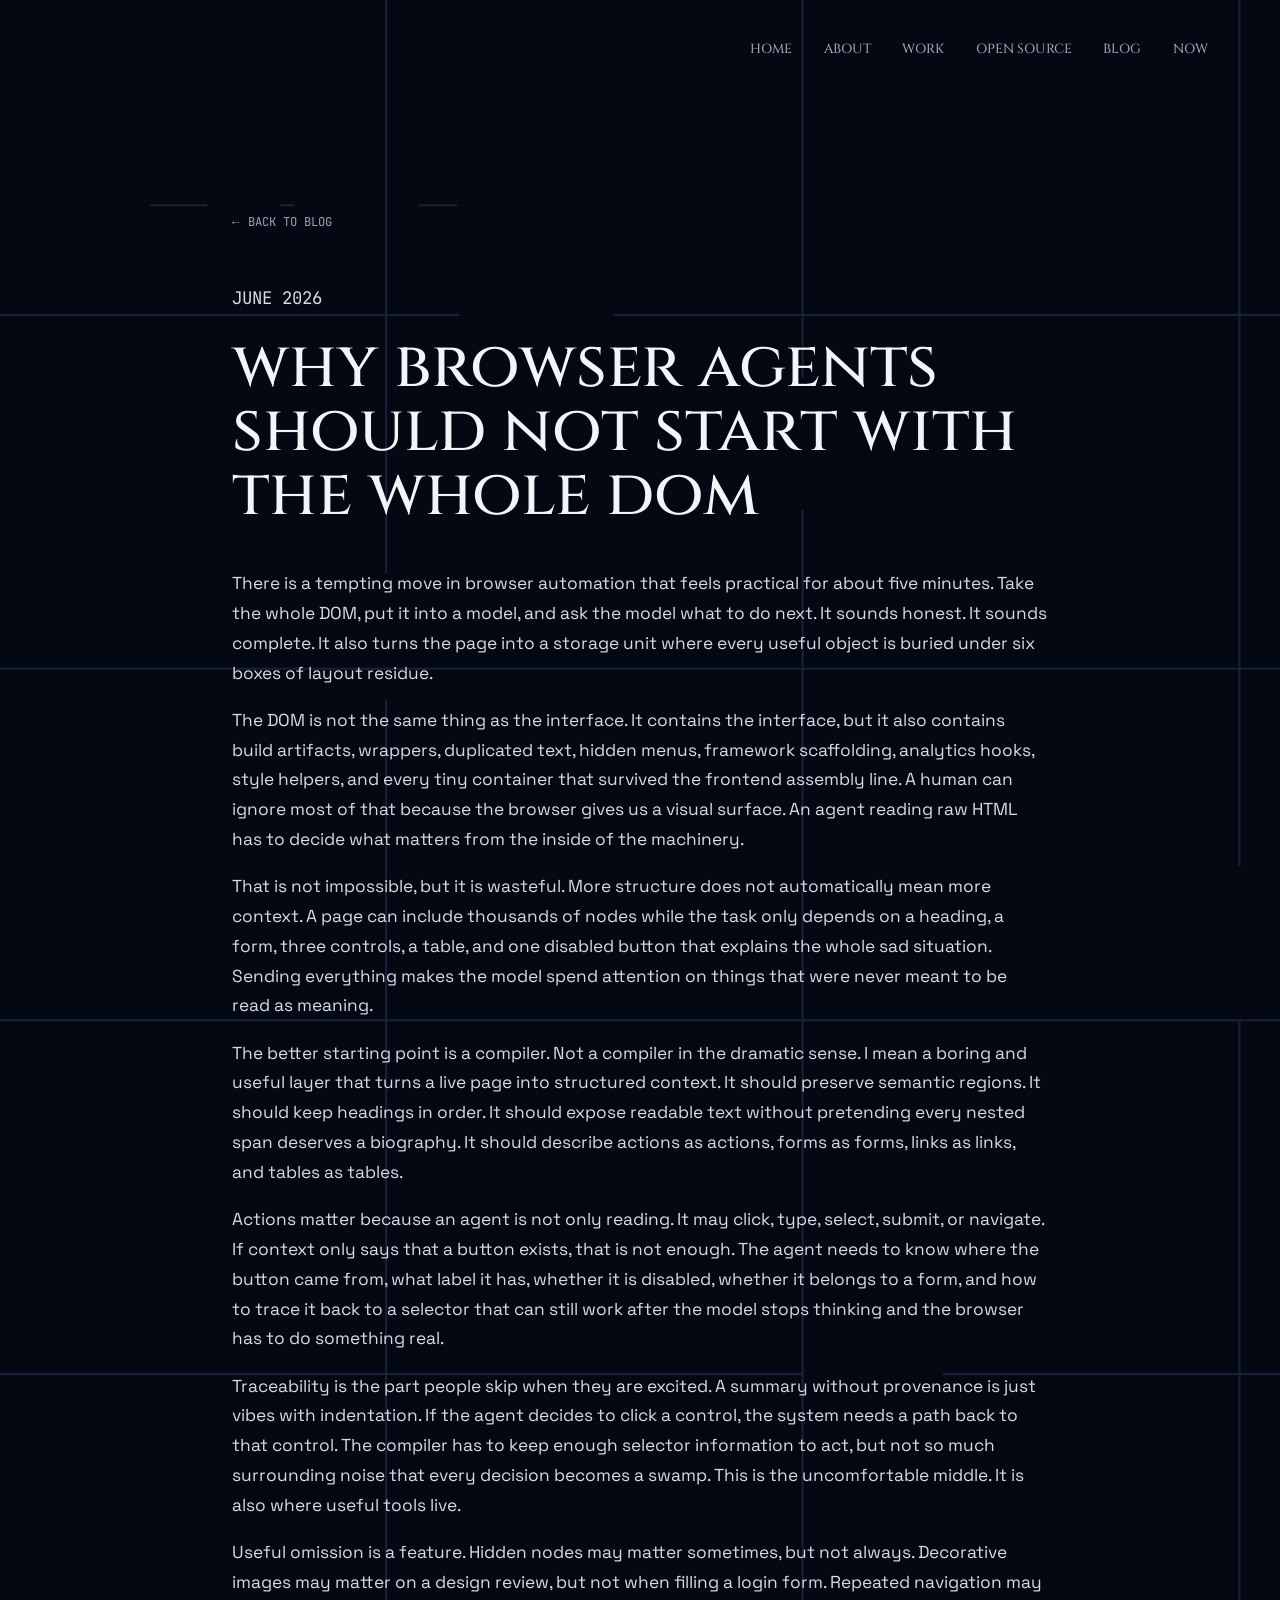
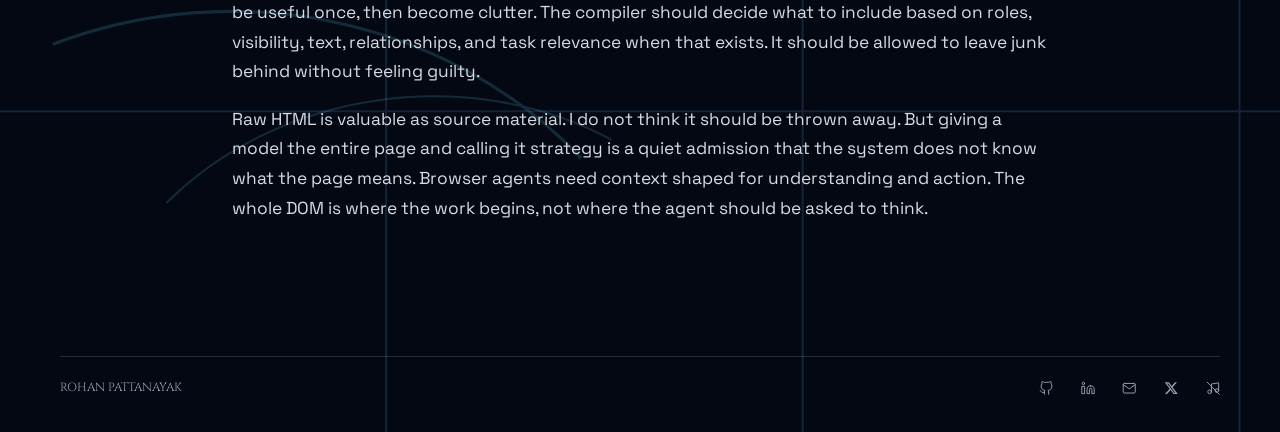
<file: articles/browser-agents-dom.html>
<!doctype html>
<html lang="en">
  <head>
    <meta charset="utf-8">
    <meta name="viewport" content="width=device-width, initial-scale=1">
    <title>why browser agents should not start with the whole DOM | rohan pattanayak</title>
    <meta name="description" content="article by rohan pattanayak">
    <link rel="icon" type="image/png" href="../assets/favicon.png">
    <link rel="apple-touch-icon" href="../assets/apple-touch-icon.png">
    <link rel="stylesheet" href="../styles.css">
  </head>
  <body>
    <div class="site">
      <header class="topbar shell">
        <nav class="nav" aria-label="primary">
          <a class="interactive" href="../index.html">home</a>
          <a class="interactive" href="../about.html">about</a>
          <a class="interactive" href="../work.html">work</a>
          <a class="interactive" href="../opensource.html">open source</a>
          <a class="interactive" href="../blog.html">blog</a>
          <a class="interactive" href="../now.html">now</a>
        </nav>
      </header>
      <main class="shell page article">
        <div class="article-nav"><a class="interactive" href="../blog.html">back to blog</a></div>
        <p class="date">june 2026</p>
        <h1>why browser agents should not start with the whole DOM</h1>
        <p>There is a tempting move in browser automation that feels practical for about five minutes. Take the whole DOM, put it into a model, and ask the model what to do next. It sounds honest. It sounds complete. It also turns the page into a storage unit where every useful object is buried under six boxes of layout residue.</p>
        <p>The DOM is not the same thing as the interface. It contains the interface, but it also contains build artifacts, wrappers, duplicated text, hidden menus, framework scaffolding, analytics hooks, style helpers, and every tiny container that survived the frontend assembly line. A human can ignore most of that because the browser gives us a visual surface. An agent reading raw HTML has to decide what matters from the inside of the machinery.</p>
        <p>That is not impossible, but it is wasteful. More structure does not automatically mean more context. A page can include thousands of nodes while the task only depends on a heading, a form, three controls, a table, and one disabled button that explains the whole sad situation. Sending everything makes the model spend attention on things that were never meant to be read as meaning.</p>
        <p>The better starting point is a compiler. Not a compiler in the dramatic sense. I mean a boring and useful layer that turns a live page into structured context. It should preserve semantic regions. It should keep headings in order. It should expose readable text without pretending every nested span deserves a biography. It should describe actions as actions, forms as forms, links as links, and tables as tables.</p>
        <p>Actions matter because an agent is not only reading. It may click, type, select, submit, or navigate. If context only says that a button exists, that is not enough. The agent needs to know where the button came from, what label it has, whether it is disabled, whether it belongs to a form, and how to trace it back to a selector that can still work after the model stops thinking and the browser has to do something real.</p>
        <p>Traceability is the part people skip when they are excited. A summary without provenance is just vibes with indentation. If the agent decides to click a control, the system needs a path back to that control. The compiler has to keep enough selector information to act, but not so much surrounding noise that every decision becomes a swamp. This is the uncomfortable middle. It is also where useful tools live.</p>
        <p>Useful omission is a feature. Hidden nodes may matter sometimes, but not always. Decorative images may matter on a design review, but not when filling a login form. Repeated navigation may be useful once, then become clutter. The compiler should decide what to include based on roles, visibility, text, relationships, and task relevance when that exists. It should be allowed to leave junk behind without feeling guilty.</p>
        <p>Raw HTML is valuable as source material. I do not think it should be thrown away. But giving a model the entire page and calling it strategy is a quiet admission that the system does not know what the page means. Browser agents need context shaped for understanding and action. The whole DOM is where the work begins, not where the agent should be asked to think.</p>
      </main>
      <footer class="footer">
        <div class="shell">
          <span>rohan pattanayak</span>
          <div class="footer-links">
            <a class="interactive footer-link footer-github" href="https://github.com/RohanOnKeys" aria-label="github"><svg width="14" height="14" viewBox="0 0 24 24" fill="none" stroke="currentColor" stroke-width="1.6" stroke-linecap="round" stroke-linejoin="round"><path d="M9 19c-5 1.5-5-2.5-7-3m14 6v-3.87a3.37 3.37 0 0 0-.94-2.61c3.14-.35 6.44-1.54 6.44-7A5.44 5.44 0 0 0 20 4.77 5.07 5.07 0 0 0 19.91 1S18.73.65 16 2.48a13.38 13.38 0 0 0-7 0C6.27.65 5.09 1 5.09 1A5.07 5.07 0 0 0 5 4.77a5.44 5.44 0 0 0-1.5 3.78c0 5.42 3.3 6.61 6.44 7A3.37 3.37 0 0 0 9 18.13V22"/></svg></a>
            <a class="interactive footer-link footer-linkedin" href="https://www.linkedin.com/in/rohan-pattanayak-a142a1284" aria-label="linkedin"><svg width="14" height="14" viewBox="0 0 24 24" fill="none" stroke="currentColor" stroke-width="1.6" stroke-linecap="round" stroke-linejoin="round"><path d="M16 8a6 6 0 0 1 6 6v7h-4v-7a2 2 0 0 0-4 0v7h-4v-7a6 6 0 0 1 6-6z"/><rect x="2" y="9" width="4" height="12"/><circle cx="4" cy="4" r="2"/></svg></a>
            <a class="interactive footer-link footer-email" href="mailto:rohanpxquantum@gmail.com" aria-label="email"><svg width="14" height="14" viewBox="0 0 24 24" fill="none" stroke="currentColor" stroke-width="1.6" stroke-linecap="round" stroke-linejoin="round"><path d="M4 4h16c1.1 0 2 .9 2 2v12c0 1.1-.9 2-2 2H4c-1.1 0-2-.9-2-2V6c0-1.1.9-2 2-2z"/><polyline points="22,6 12,13 2,6"/></svg></a>
            <a class="interactive footer-link footer-x" href="https://x.com/RohanOnTweets" aria-label="x"><svg width="14" height="14" viewBox="0 0 24 24" fill="currentColor" stroke="none"><path d="M18.244 2.25h3.308l-7.227 8.26 8.502 11.24H16.17l-5.214-6.817L4.99 21.75H1.68l7.73-8.835L1.254 2.25H8.08l4.713 6.231zm-1.161 17.52h1.833L7.084 4.126H5.117z"/></svg></a>
            <button class="interactive footer-link footer-music" type="button" aria-pressed="false" aria-label="play music"><svg class="music-on" width="14" height="14" viewBox="0 0 24 24" fill="none" stroke="currentColor" stroke-width="1.6" stroke-linecap="round" stroke-linejoin="round" aria-hidden="true"><path d="M9 18V5l12-2v13"/><circle cx="6" cy="18" r="3"/><circle cx="18" cy="16" r="3"/></svg><svg class="music-off" width="14" height="14" viewBox="0 0 24 24" fill="none" stroke="currentColor" stroke-width="1.6" stroke-linecap="round" stroke-linejoin="round" aria-hidden="true"><path d="M9 18V5l12-2v13"/><circle cx="6" cy="18" r="3"/><circle cx="18" cy="16" r="3"/><line x1="2" y1="2" x2="22" y2="22"/></svg></button>
          </div>
        </div>
      </footer>
    </div>
    <script>if ('serviceWorker' in navigator) navigator.serviceWorker.register('../sw.js');</script>
    <script src="../assets/preview.js" defer></script>
    <script src="../assets/nav.js" defer></script>
    <script src="../assets/music.js" defer></script>
  </body>
</html>
</file>
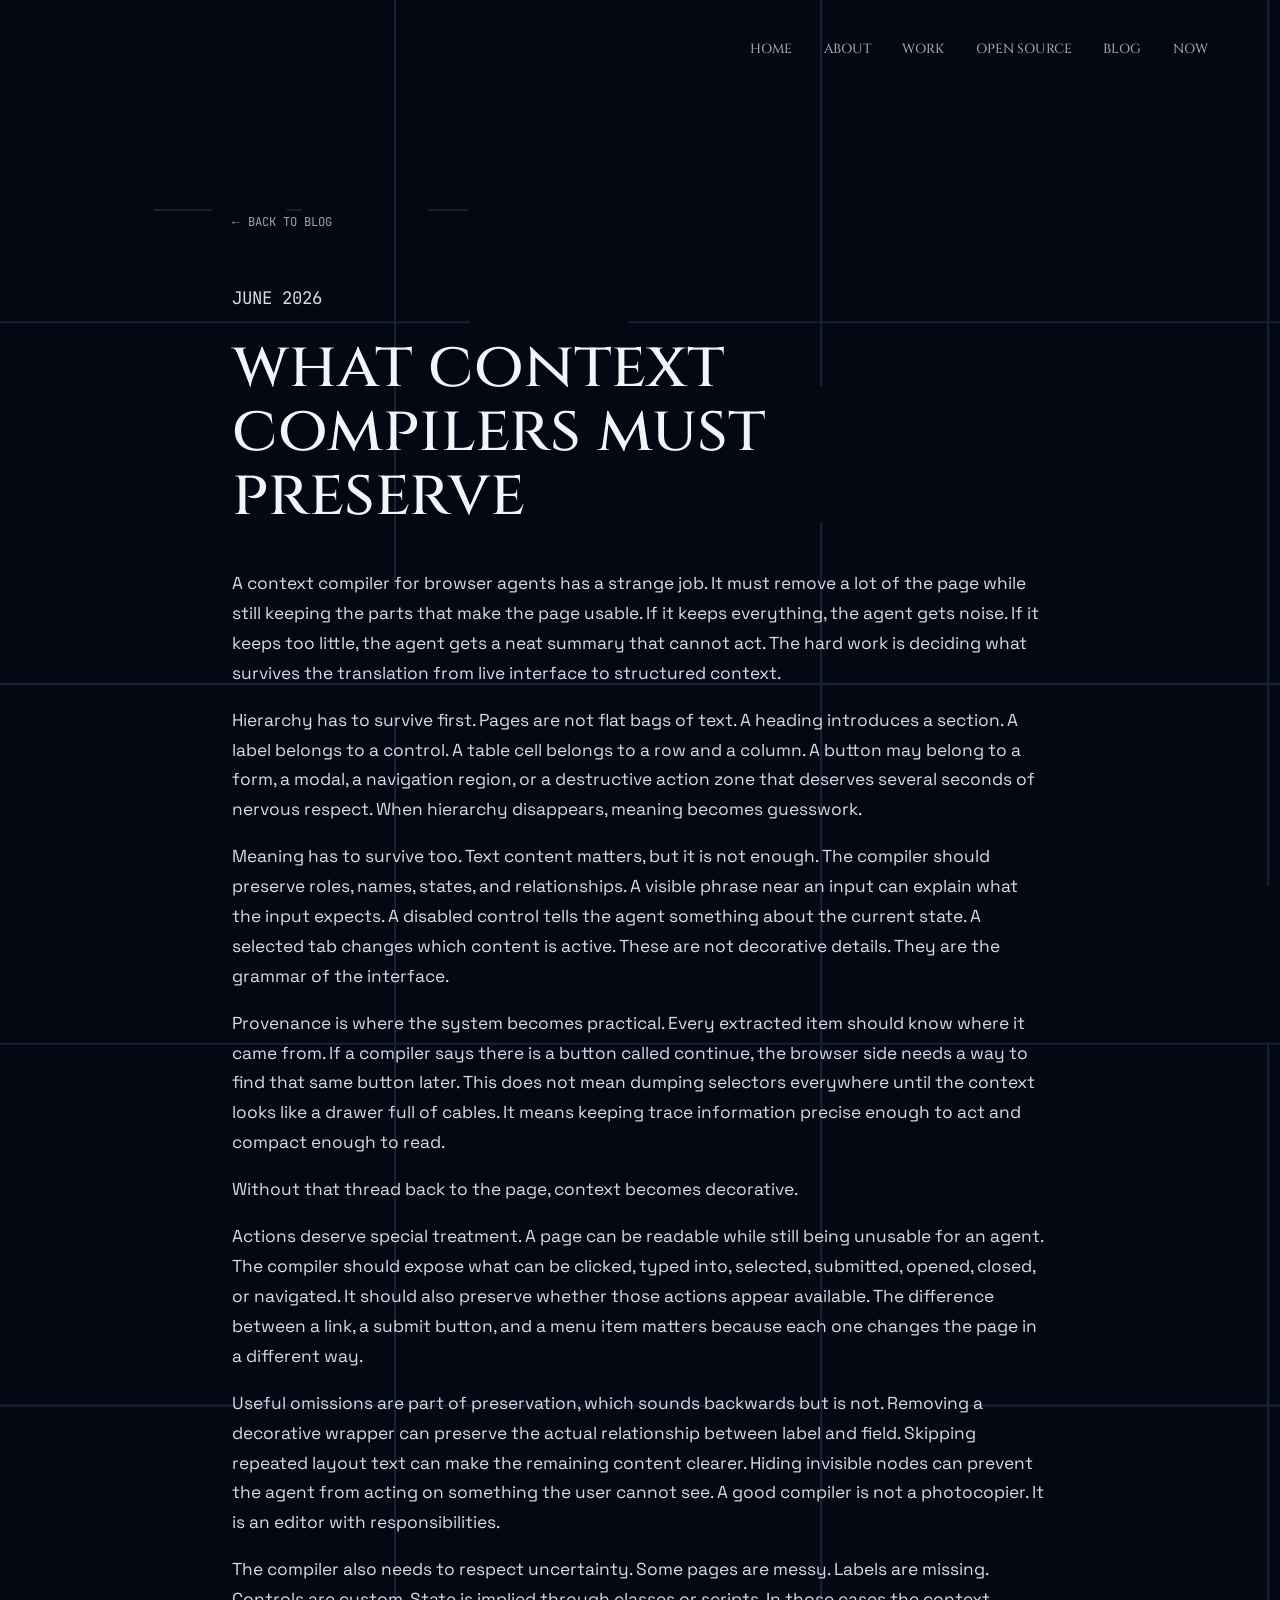
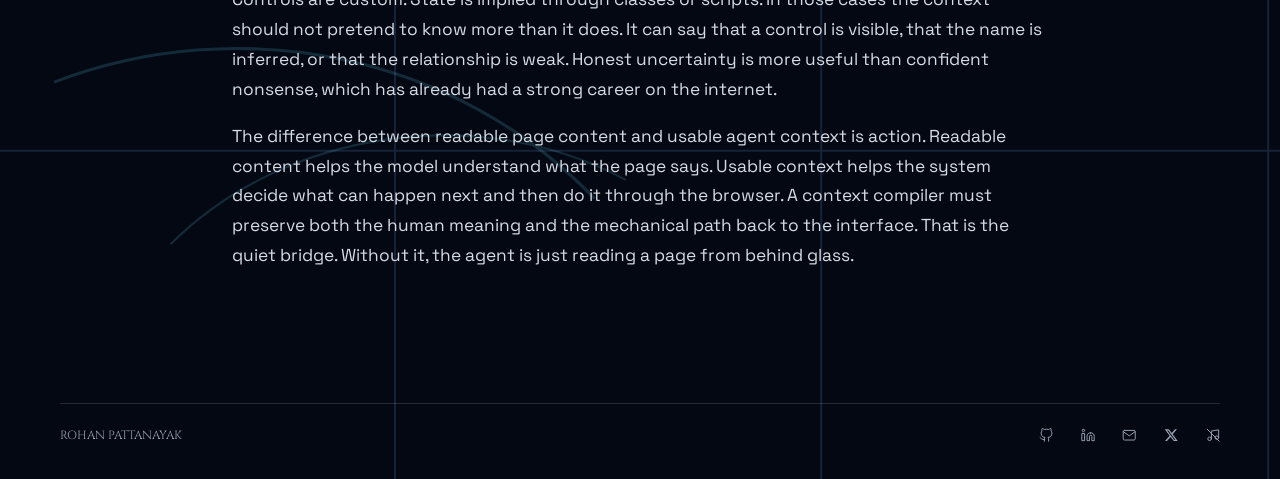
<file: articles/context-compilers-preserve.html>
<!doctype html>
<html lang="en">
  <head>
    <meta charset="utf-8">
    <meta name="viewport" content="width=device-width, initial-scale=1">
    <title>what context compilers must preserve | rohan pattanayak</title>
    <meta name="description" content="article by rohan pattanayak">
    <link rel="icon" type="image/png" href="../assets/favicon.png">
    <link rel="apple-touch-icon" href="../assets/apple-touch-icon.png">
    <link rel="stylesheet" href="../styles.css">
  </head>
  <body>
    <div class="site">
      <header class="topbar shell">
        <nav class="nav" aria-label="primary">
          <a class="interactive" href="../index.html">home</a>
          <a class="interactive" href="../about.html">about</a>
          <a class="interactive" href="../work.html">work</a>
          <a class="interactive" href="../opensource.html">open source</a>
          <a class="interactive" href="../blog.html">blog</a>
          <a class="interactive" href="../now.html">now</a>
        </nav>
      </header>
      <main class="shell page article">
        <div class="article-nav"><a class="interactive" href="../blog.html">back to blog</a></div>
        <p class="date">june 2026</p>
        <h1>what context compilers must preserve</h1>
        <p>A context compiler for browser agents has a strange job. It must remove a lot of the page while still keeping the parts that make the page usable. If it keeps everything, the agent gets noise. If it keeps too little, the agent gets a neat summary that cannot act. The hard work is deciding what survives the translation from live interface to structured context.</p>
        <p>Hierarchy has to survive first. Pages are not flat bags of text. A heading introduces a section. A label belongs to a control. A table cell belongs to a row and a column. A button may belong to a form, a modal, a navigation region, or a destructive action zone that deserves several seconds of nervous respect. When hierarchy disappears, meaning becomes guesswork.</p>
        <p>Meaning has to survive too. Text content matters, but it is not enough. The compiler should preserve roles, names, states, and relationships. A visible phrase near an input can explain what the input expects. A disabled control tells the agent something about the current state. A selected tab changes which content is active. These are not decorative details. They are the grammar of the interface.</p>
        <p>Provenance is where the system becomes practical. Every extracted item should know where it came from. If a compiler says there is a button called continue, the browser side needs a way to find that same button later. This does not mean dumping selectors everywhere until the context looks like a drawer full of cables. It means keeping trace information precise enough to act and compact enough to read.</p>
        <p>Without that thread back to the page, context becomes decorative.</p>
        <p>Actions deserve special treatment. A page can be readable while still being unusable for an agent. The compiler should expose what can be clicked, typed into, selected, submitted, opened, closed, or navigated. It should also preserve whether those actions appear available. The difference between a link, a submit button, and a menu item matters because each one changes the page in a different way.</p>
        <p>Useful omissions are part of preservation, which sounds backwards but is not. Removing a decorative wrapper can preserve the actual relationship between label and field. Skipping repeated layout text can make the remaining content clearer. Hiding invisible nodes can prevent the agent from acting on something the user cannot see. A good compiler is not a photocopier. It is an editor with responsibilities.</p>
        <p>The compiler also needs to respect uncertainty. Some pages are messy. Labels are missing. Controls are custom. State is implied through classes or scripts. In those cases the context should not pretend to know more than it does. It can say that a control is visible, that the name is inferred, or that the relationship is weak. Honest uncertainty is more useful than confident nonsense, which has already had a strong career on the internet.</p>
        <p>The difference between readable page content and usable agent context is action. Readable content helps the model understand what the page says. Usable context helps the system decide what can happen next and then do it through the browser. A context compiler must preserve both the human meaning and the mechanical path back to the interface. That is the quiet bridge. Without it, the agent is just reading a page from behind glass.</p>
      </main>
      <footer class="footer">
        <div class="shell">
          <span>rohan pattanayak</span>
          <div class="footer-links">
            <a class="interactive footer-link footer-github" href="https://github.com/RohanOnKeys" aria-label="github"><svg width="14" height="14" viewBox="0 0 24 24" fill="none" stroke="currentColor" stroke-width="1.6" stroke-linecap="round" stroke-linejoin="round"><path d="M9 19c-5 1.5-5-2.5-7-3m14 6v-3.87a3.37 3.37 0 0 0-.94-2.61c3.14-.35 6.44-1.54 6.44-7A5.44 5.44 0 0 0 20 4.77 5.07 5.07 0 0 0 19.91 1S18.73.65 16 2.48a13.38 13.38 0 0 0-7 0C6.27.65 5.09 1 5.09 1A5.07 5.07 0 0 0 5 4.77a5.44 5.44 0 0 0-1.5 3.78c0 5.42 3.3 6.61 6.44 7A3.37 3.37 0 0 0 9 18.13V22"/></svg></a>
            <a class="interactive footer-link footer-linkedin" href="https://www.linkedin.com/in/rohan-pattanayak-a142a1284" aria-label="linkedin"><svg width="14" height="14" viewBox="0 0 24 24" fill="none" stroke="currentColor" stroke-width="1.6" stroke-linecap="round" stroke-linejoin="round"><path d="M16 8a6 6 0 0 1 6 6v7h-4v-7a2 2 0 0 0-4 0v7h-4v-7a6 6 0 0 1 6-6z"/><rect x="2" y="9" width="4" height="12"/><circle cx="4" cy="4" r="2"/></svg></a>
            <a class="interactive footer-link footer-email" href="mailto:rohanpxquantum@gmail.com" aria-label="email"><svg width="14" height="14" viewBox="0 0 24 24" fill="none" stroke="currentColor" stroke-width="1.6" stroke-linecap="round" stroke-linejoin="round"><path d="M4 4h16c1.1 0 2 .9 2 2v12c0 1.1-.9 2-2 2H4c-1.1 0-2-.9-2-2V6c0-1.1.9-2 2-2z"/><polyline points="22,6 12,13 2,6"/></svg></a>
            <a class="interactive footer-link footer-x" href="https://x.com/RohanOnTweets" aria-label="x"><svg width="14" height="14" viewBox="0 0 24 24" fill="currentColor" stroke="none"><path d="M18.244 2.25h3.308l-7.227 8.26 8.502 11.24H16.17l-5.214-6.817L4.99 21.75H1.68l7.73-8.835L1.254 2.25H8.08l4.713 6.231zm-1.161 17.52h1.833L7.084 4.126H5.117z"/></svg></a>
            <button class="interactive footer-link footer-music" type="button" aria-pressed="false" aria-label="play music"><svg class="music-on" width="14" height="14" viewBox="0 0 24 24" fill="none" stroke="currentColor" stroke-width="1.6" stroke-linecap="round" stroke-linejoin="round" aria-hidden="true"><path d="M9 18V5l12-2v13"/><circle cx="6" cy="18" r="3"/><circle cx="18" cy="16" r="3"/></svg><svg class="music-off" width="14" height="14" viewBox="0 0 24 24" fill="none" stroke="currentColor" stroke-width="1.6" stroke-linecap="round" stroke-linejoin="round" aria-hidden="true"><path d="M9 18V5l12-2v13"/><circle cx="6" cy="18" r="3"/><circle cx="18" cy="16" r="3"/><line x1="2" y1="2" x2="22" y2="22"/></svg></button>
          </div>
        </div>
      </footer>
    </div>
    <script>if ('serviceWorker' in navigator) navigator.serviceWorker.register('../sw.js');</script>
    <script src="../assets/preview.js" defer></script>
    <script src="../assets/nav.js" defer></script>
    <script src="../assets/music.js" defer></script>
  </body>
</html>
</file>
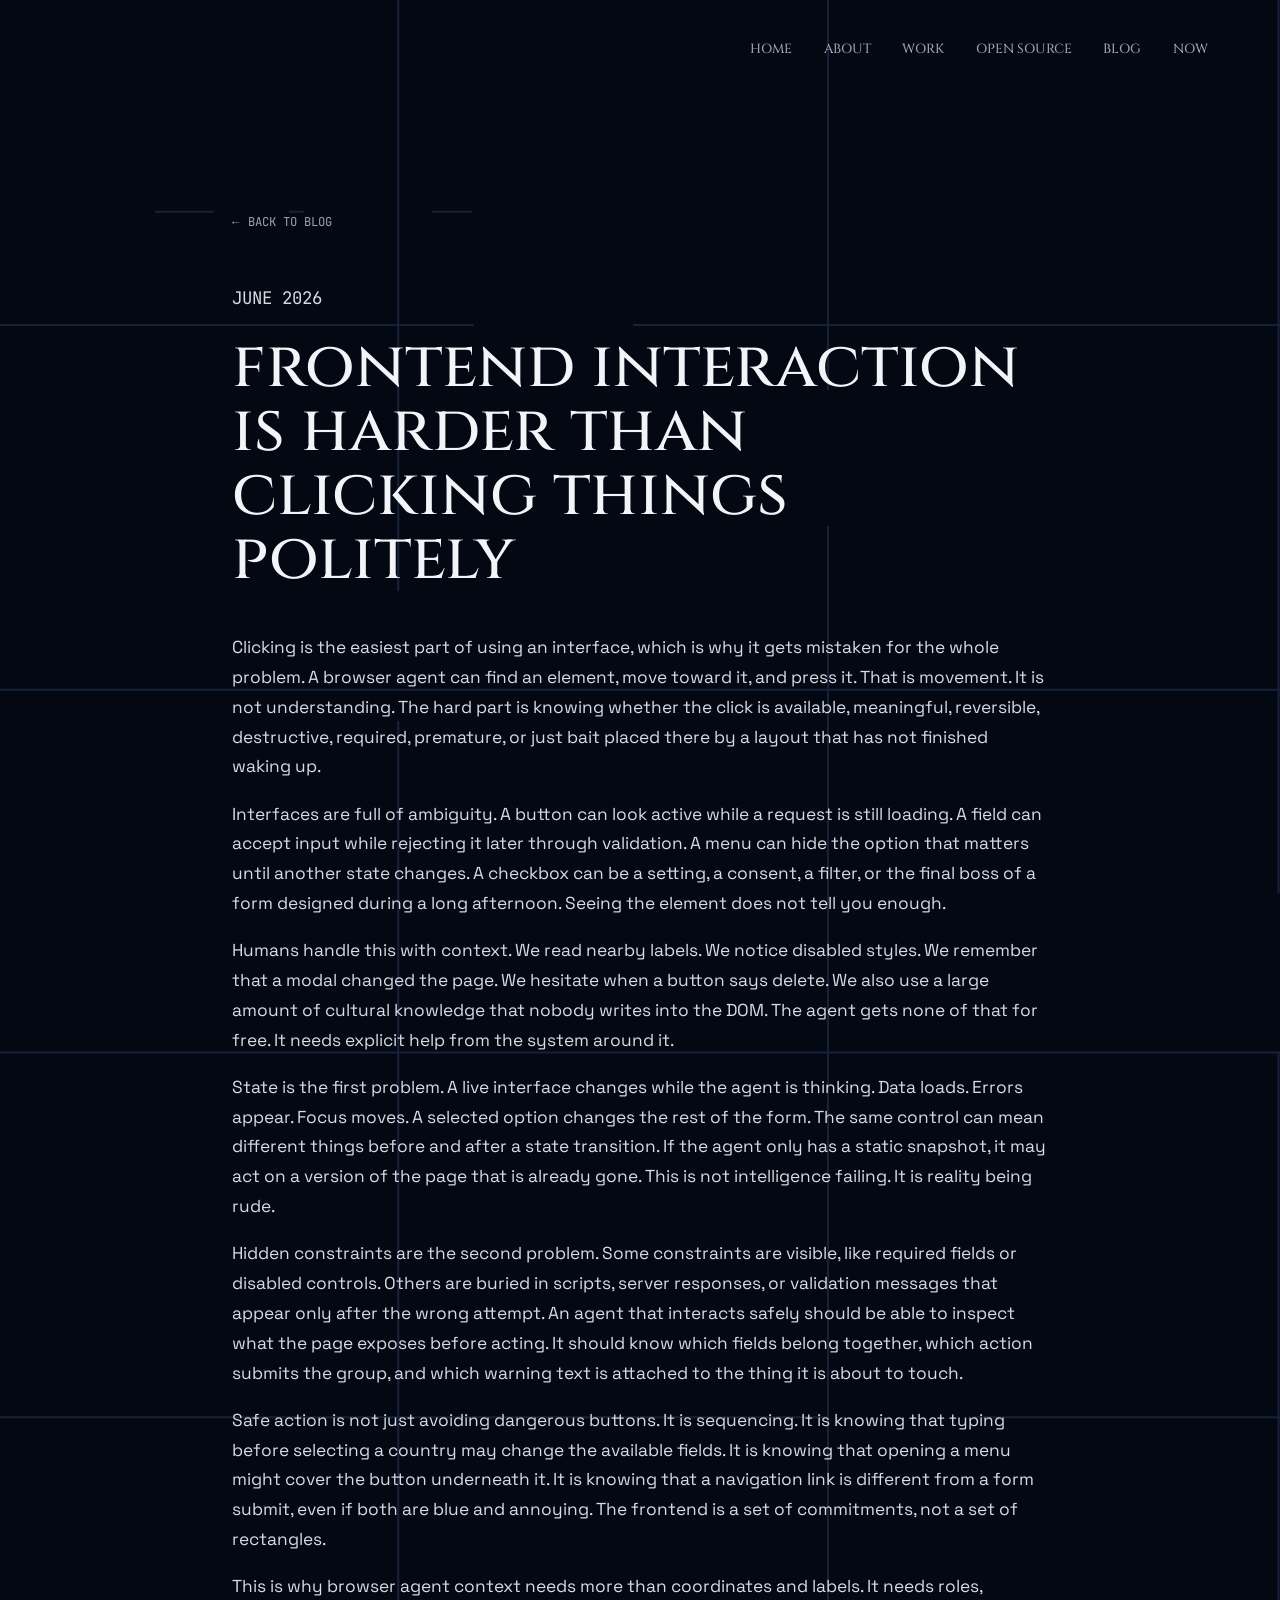
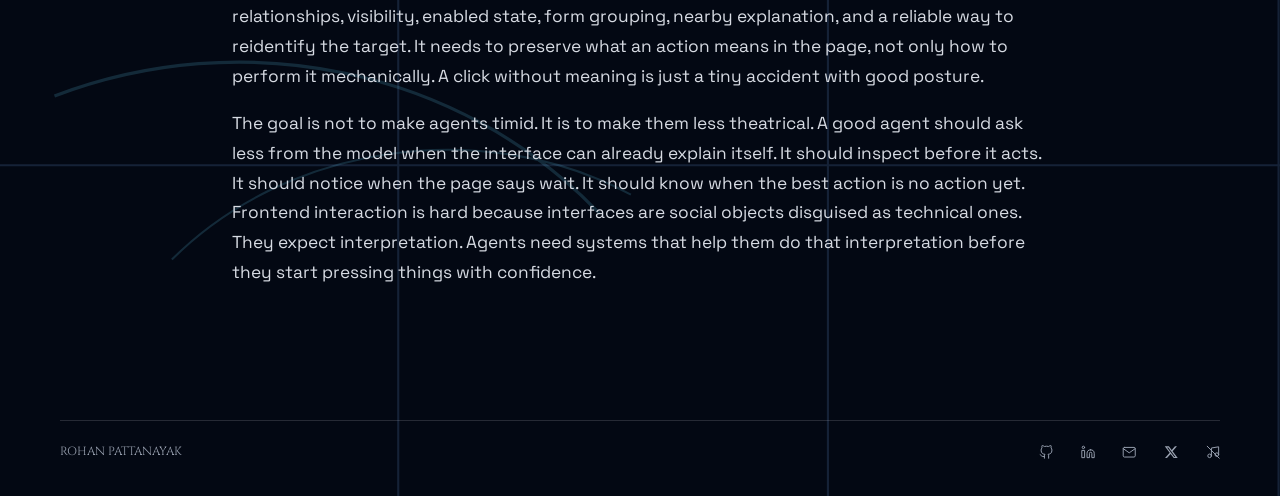
<file: articles/frontend-interaction.html>
<!doctype html>
<html lang="en">
  <head>
    <meta charset="utf-8">
    <meta name="viewport" content="width=device-width, initial-scale=1">
    <title>frontend interaction is harder than clicking things politely | rohan pattanayak</title>
    <meta name="description" content="article by rohan pattanayak">
    <link rel="icon" type="image/png" href="../assets/favicon.png">
    <link rel="apple-touch-icon" href="../assets/apple-touch-icon.png">
    <link rel="stylesheet" href="../styles.css">
  </head>
  <body>
    <div class="site">
      <header class="topbar shell">
        <nav class="nav" aria-label="primary">
          <a class="interactive" href="../index.html">home</a>
          <a class="interactive" href="../about.html">about</a>
          <a class="interactive" href="../work.html">work</a>
          <a class="interactive" href="../opensource.html">open source</a>
          <a class="interactive" href="../blog.html">blog</a>
          <a class="interactive" href="../now.html">now</a>
        </nav>
      </header>
      <main class="shell page article">
        <div class="article-nav"><a class="interactive" href="../blog.html">back to blog</a></div>
        <p class="date">june 2026</p>
        <h1>frontend interaction is harder than clicking things politely</h1>
        <p>Clicking is the easiest part of using an interface, which is why it gets mistaken for the whole problem. A browser agent can find an element, move toward it, and press it. That is movement. It is not understanding. The hard part is knowing whether the click is available, meaningful, reversible, destructive, required, premature, or just bait placed there by a layout that has not finished waking up.</p>
        <p>Interfaces are full of ambiguity. A button can look active while a request is still loading. A field can accept input while rejecting it later through validation. A menu can hide the option that matters until another state changes. A checkbox can be a setting, a consent, a filter, or the final boss of a form designed during a long afternoon. Seeing the element does not tell you enough.</p>
        <p>Humans handle this with context. We read nearby labels. We notice disabled styles. We remember that a modal changed the page. We hesitate when a button says delete. We also use a large amount of cultural knowledge that nobody writes into the DOM. The agent gets none of that for free. It needs explicit help from the system around it.</p>
        <p>State is the first problem. A live interface changes while the agent is thinking. Data loads. Errors appear. Focus moves. A selected option changes the rest of the form. The same control can mean different things before and after a state transition. If the agent only has a static snapshot, it may act on a version of the page that is already gone. This is not intelligence failing. It is reality being rude.</p>
        <p>Hidden constraints are the second problem. Some constraints are visible, like required fields or disabled controls. Others are buried in scripts, server responses, or validation messages that appear only after the wrong attempt. An agent that interacts safely should be able to inspect what the page exposes before acting. It should know which fields belong together, which action submits the group, and which warning text is attached to the thing it is about to touch.</p>
        <p>Safe action is not just avoiding dangerous buttons. It is sequencing. It is knowing that typing before selecting a country may change the available fields. It is knowing that opening a menu might cover the button underneath it. It is knowing that a navigation link is different from a form submit, even if both are blue and annoying. The frontend is a set of commitments, not a set of rectangles.</p>
        <p>This is why browser agent context needs more than coordinates and labels. It needs roles, relationships, visibility, enabled state, form grouping, nearby explanation, and a reliable way to reidentify the target. It needs to preserve what an action means in the page, not only how to perform it mechanically. A click without meaning is just a tiny accident with good posture.</p>
        <p>The goal is not to make agents timid. It is to make them less theatrical. A good agent should ask less from the model when the interface can already explain itself. It should inspect before it acts. It should notice when the page says wait. It should know when the best action is no action yet. Frontend interaction is hard because interfaces are social objects disguised as technical ones. They expect interpretation. Agents need systems that help them do that interpretation before they start pressing things with confidence.</p>
      </main>
      <footer class="footer">
        <div class="shell">
          <span>rohan pattanayak</span>
          <div class="footer-links">
            <a class="interactive footer-link footer-github" href="https://github.com/RohanOnKeys" aria-label="github"><svg width="14" height="14" viewBox="0 0 24 24" fill="none" stroke="currentColor" stroke-width="1.6" stroke-linecap="round" stroke-linejoin="round"><path d="M9 19c-5 1.5-5-2.5-7-3m14 6v-3.87a3.37 3.37 0 0 0-.94-2.61c3.14-.35 6.44-1.54 6.44-7A5.44 5.44 0 0 0 20 4.77 5.07 5.07 0 0 0 19.91 1S18.73.65 16 2.48a13.38 13.38 0 0 0-7 0C6.27.65 5.09 1 5.09 1A5.07 5.07 0 0 0 5 4.77a5.44 5.44 0 0 0-1.5 3.78c0 5.42 3.3 6.61 6.44 7A3.37 3.37 0 0 0 9 18.13V22"/></svg></a>
            <a class="interactive footer-link footer-linkedin" href="https://www.linkedin.com/in/rohan-pattanayak-a142a1284" aria-label="linkedin"><svg width="14" height="14" viewBox="0 0 24 24" fill="none" stroke="currentColor" stroke-width="1.6" stroke-linecap="round" stroke-linejoin="round"><path d="M16 8a6 6 0 0 1 6 6v7h-4v-7a2 2 0 0 0-4 0v7h-4v-7a6 6 0 0 1 6-6z"/><rect x="2" y="9" width="4" height="12"/><circle cx="4" cy="4" r="2"/></svg></a>
            <a class="interactive footer-link footer-email" href="mailto:rohanpxquantum@gmail.com" aria-label="email"><svg width="14" height="14" viewBox="0 0 24 24" fill="none" stroke="currentColor" stroke-width="1.6" stroke-linecap="round" stroke-linejoin="round"><path d="M4 4h16c1.1 0 2 .9 2 2v12c0 1.1-.9 2-2 2H4c-1.1 0-2-.9-2-2V6c0-1.1.9-2 2-2z"/><polyline points="22,6 12,13 2,6"/></svg></a>
            <a class="interactive footer-link footer-x" href="https://x.com/RohanOnTweets" aria-label="x"><svg width="14" height="14" viewBox="0 0 24 24" fill="currentColor" stroke="none"><path d="M18.244 2.25h3.308l-7.227 8.26 8.502 11.24H16.17l-5.214-6.817L4.99 21.75H1.68l7.73-8.835L1.254 2.25H8.08l4.713 6.231zm-1.161 17.52h1.833L7.084 4.126H5.117z"/></svg></a>
            <button class="interactive footer-link footer-music" type="button" aria-pressed="false" aria-label="play music"><svg class="music-on" width="14" height="14" viewBox="0 0 24 24" fill="none" stroke="currentColor" stroke-width="1.6" stroke-linecap="round" stroke-linejoin="round" aria-hidden="true"><path d="M9 18V5l12-2v13"/><circle cx="6" cy="18" r="3"/><circle cx="18" cy="16" r="3"/></svg><svg class="music-off" width="14" height="14" viewBox="0 0 24 24" fill="none" stroke="currentColor" stroke-width="1.6" stroke-linecap="round" stroke-linejoin="round" aria-hidden="true"><path d="M9 18V5l12-2v13"/><circle cx="6" cy="18" r="3"/><circle cx="18" cy="16" r="3"/><line x1="2" y1="2" x2="22" y2="22"/></svg></button>
          </div>
        </div>
      </footer>
    </div>
    <script>if ('serviceWorker' in navigator) navigator.serviceWorker.register('../sw.js');</script>
    <script src="../assets/preview.js" defer></script>
    <script src="../assets/nav.js" defer></script>
    <script src="../assets/music.js" defer></script>
  </body>
</html>
</file>
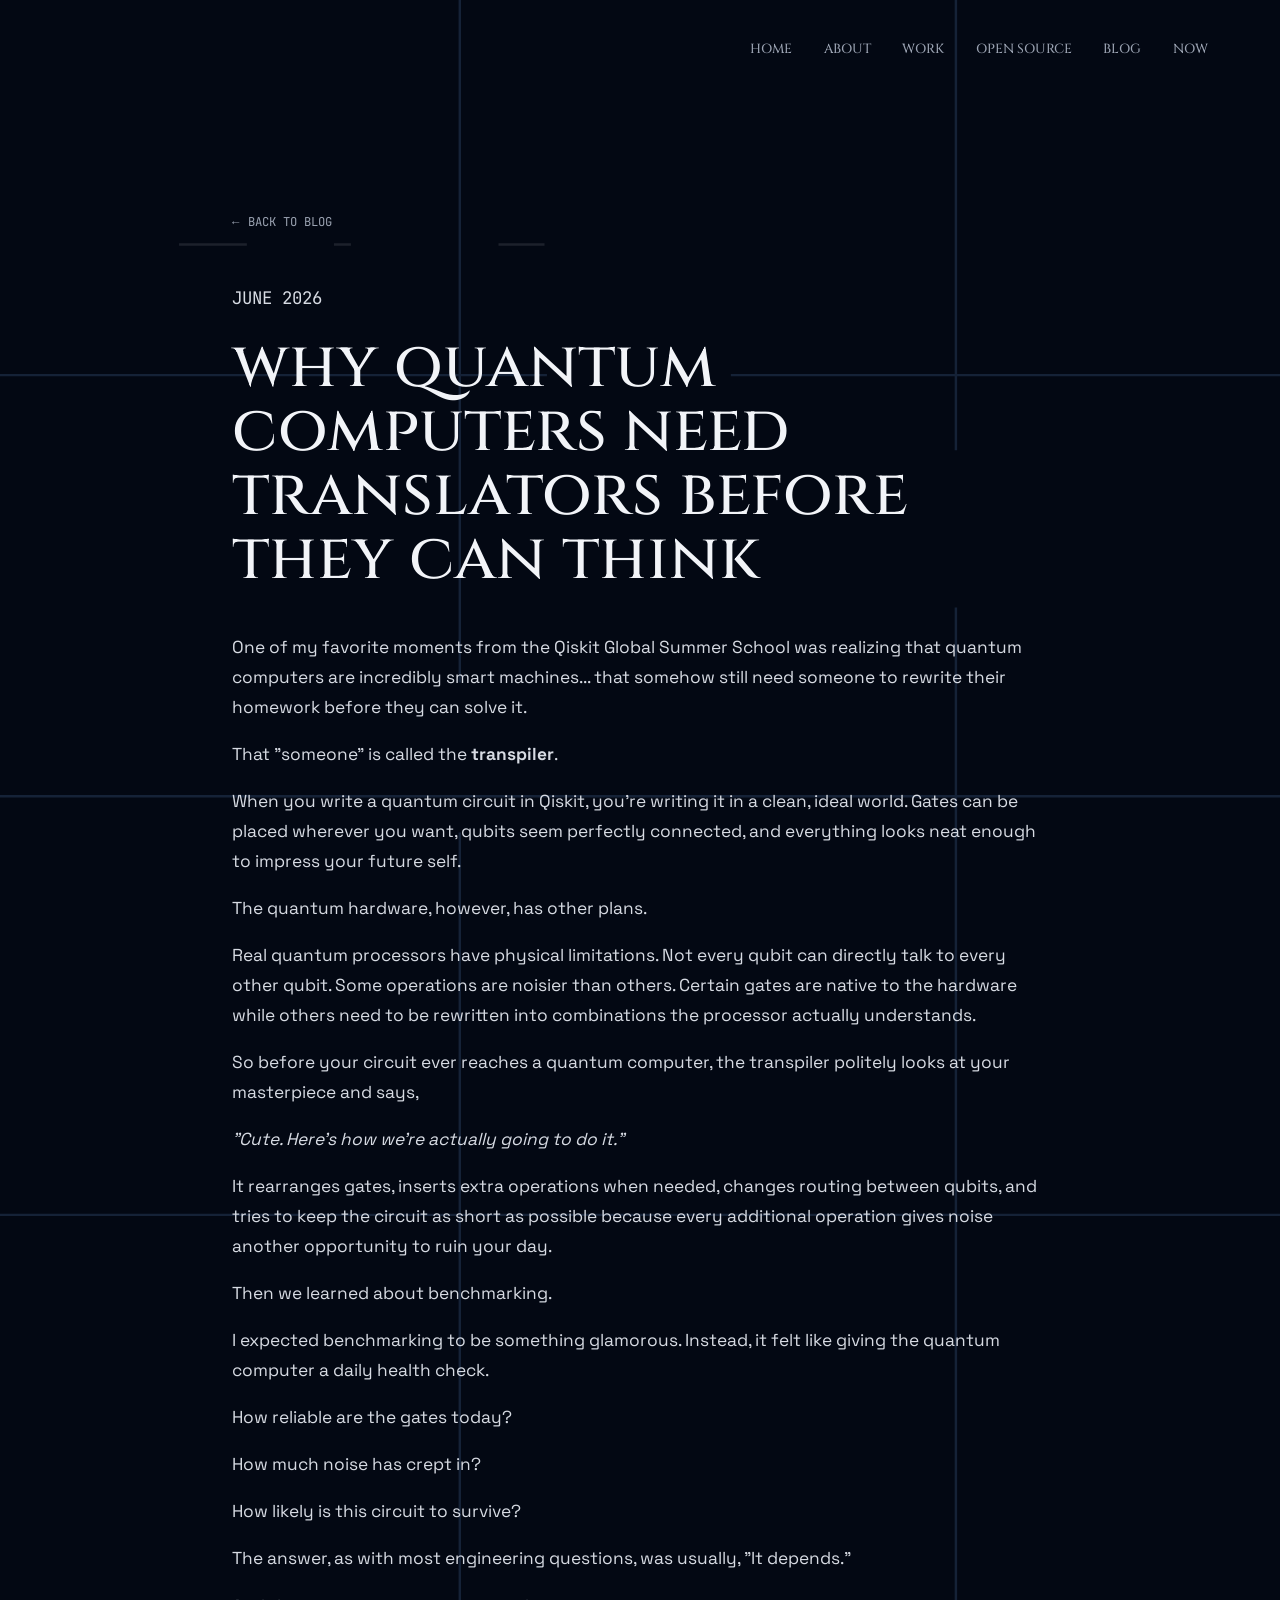
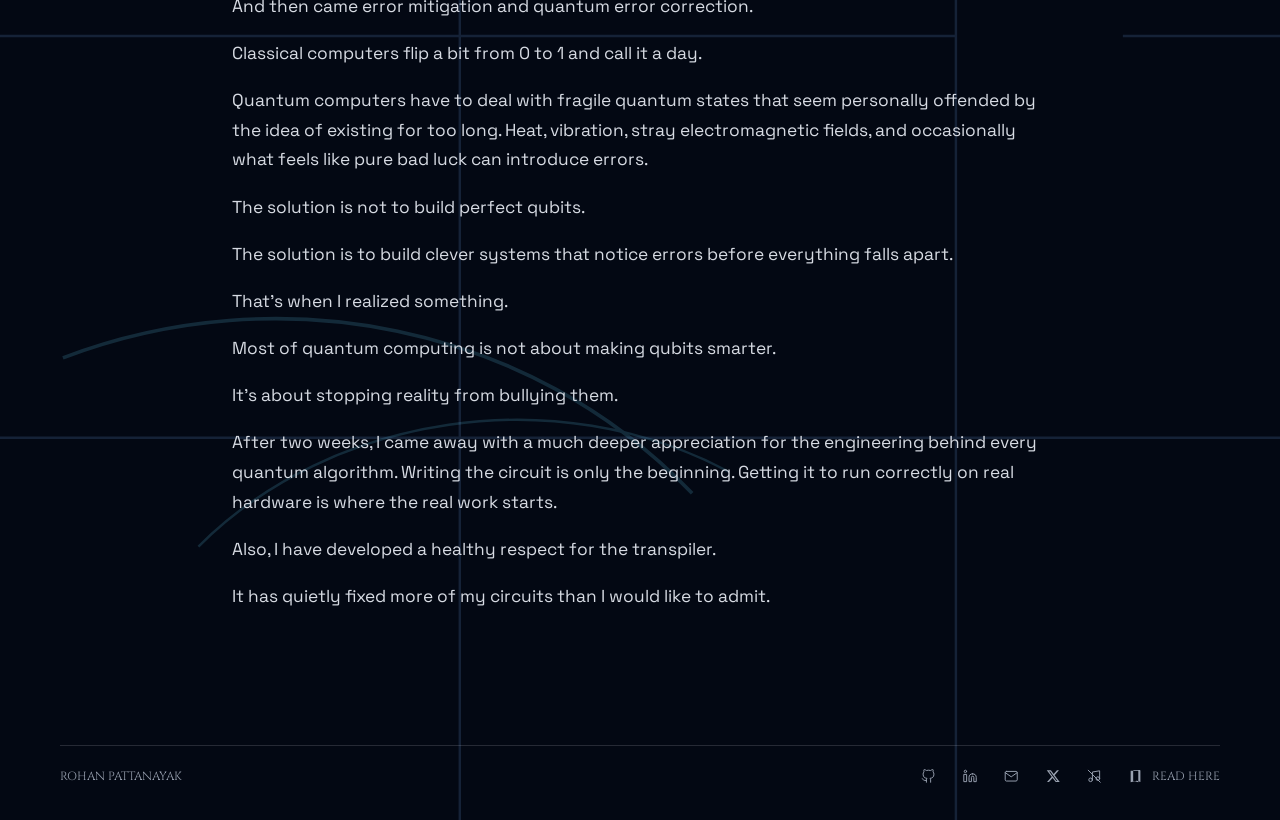
<file: articles/quantum-transpiler.html>
<!doctype html>
<html lang="en">
  <head>
    <meta charset="utf-8">
    <meta name="viewport" content="width=device-width, initial-scale=1">
    <title>why quantum computers need translators before they can think | rohan pattanayak</title>
    <meta name="description" content="article by rohan pattanayak">
    <link rel="icon" type="image/png" href="../assets/favicon.png">
    <link rel="apple-touch-icon" href="../assets/apple-touch-icon.png">
    <link rel="stylesheet" href="../styles.css">
  </head>
  <body>
    <div class="site">
      <header class="topbar shell">
        <nav class="nav" aria-label="primary">
          <a class="interactive" href="../index.html">home</a>
          <a class="interactive" href="../about.html">about</a>
          <a class="interactive" href="../work.html">work</a>
          <a class="interactive" href="../opensource.html">open source</a>
          <a class="interactive" href="../blog.html">blog</a>
          <a class="interactive" href="../now.html">now</a>
        </nav>
      </header>
      <main class="shell page article">
        <div class="article-nav"><a class="interactive" href="../blog.html">back to blog</a></div>
        <p class="date">june 2026</p>
        <h1>why quantum computers need translators before they can think</h1>
        <p>One of my favorite moments from the Qiskit Global Summer School was realizing that quantum computers are incredibly smart machines... that somehow still need someone to rewrite their homework before they can solve it.</p>
        <p>That "someone" is called the <strong>transpiler</strong>.</p>
        <p>When you write a quantum circuit in Qiskit, you're writing it in a clean, ideal world. Gates can be placed wherever you want, qubits seem perfectly connected, and everything looks neat enough to impress your future self.</p>
        <p>The quantum hardware, however, has other plans.</p>
        <p>Real quantum processors have physical limitations. Not every qubit can directly talk to every other qubit. Some operations are noisier than others. Certain gates are native to the hardware while others need to be rewritten into combinations the processor actually understands.</p>
        <p>So before your circuit ever reaches a quantum computer, the transpiler politely looks at your masterpiece and says,</p>
        <p><em>"Cute. Here's how we're actually going to do it."</em></p>
        <p>It rearranges gates, inserts extra operations when needed, changes routing between qubits, and tries to keep the circuit as short as possible because every additional operation gives noise another opportunity to ruin your day.</p>
        <p>Then we learned about benchmarking.</p>
        <p>I expected benchmarking to be something glamorous. Instead, it felt like giving the quantum computer a daily health check.</p>
        <p>How reliable are the gates today?</p>
        <p>How much noise has crept in?</p>
        <p>How likely is this circuit to survive?</p>
        <p>The answer, as with most engineering questions, was usually, "It depends."</p>
        <p>And then came error mitigation and quantum error correction.</p>
        <p>Classical computers flip a bit from 0 to 1 and call it a day.</p>
        <p>Quantum computers have to deal with fragile quantum states that seem personally offended by the idea of existing for too long. Heat, vibration, stray electromagnetic fields, and occasionally what feels like pure bad luck can introduce errors.</p>
        <p>The solution is not to build perfect qubits.</p>
        <p>The solution is to build clever systems that notice errors before everything falls apart.</p>
        <p>That's when I realized something.</p>
        <p>Most of quantum computing is not about making qubits smarter.</p>
        <p>It's about stopping reality from bullying them.</p>
        <p>After two weeks, I came away with a much deeper appreciation for the engineering behind every quantum algorithm. Writing the circuit is only the beginning. Getting it to run correctly on real hardware is where the real work starts.</p>
        <p>Also, I have developed a healthy respect for the transpiler.</p>
        <p>It has quietly fixed more of my circuits than I would like to admit.</p>
      </main>
      <footer class="footer">
        <div class="shell">
          <span>rohan pattanayak</span>
          <div class="footer-links">
            <a class="interactive footer-link footer-github" href="https://github.com/RohanOnKeys" aria-label="github"><svg width="14" height="14" viewBox="0 0 24 24" fill="none" stroke="currentColor" stroke-width="1.6" stroke-linecap="round" stroke-linejoin="round"><path d="M9 19c-5 1.5-5-2.5-7-3m14 6v-3.87a3.37 3.37 0 0 0-.94-2.61c3.14-.35 6.44-1.54 6.44-7A5.44 5.44 0 0 0 20 4.77 5.07 5.07 0 0 0 19.91 1S18.73.65 16 2.48a13.38 13.38 0 0 0-7 0C6.27.65 5.09 1 5.09 1A5.07 5.07 0 0 0 5 4.77a5.44 5.44 0 0 0-1.5 3.78c0 5.42 3.3 6.61 6.44 7A3.37 3.37 0 0 0 9 18.13V22"/></svg></a>
            <a class="interactive footer-link footer-linkedin" href="https://www.linkedin.com/in/rohan-pattanayak-a142a1284" aria-label="linkedin"><svg width="14" height="14" viewBox="0 0 24 24" fill="none" stroke="currentColor" stroke-width="1.6" stroke-linecap="round" stroke-linejoin="round"><path d="M16 8a6 6 0 0 1 6 6v7h-4v-7a2 2 0 0 0-4 0v7h-4v-7a6 6 0 0 1 6-6z"/><rect x="2" y="9" width="4" height="12"/><circle cx="4" cy="4" r="2"/></svg></a>
            <a class="interactive footer-link footer-email" href="mailto:rohanpxquantum@gmail.com" aria-label="email"><svg width="14" height="14" viewBox="0 0 24 24" fill="none" stroke="currentColor" stroke-width="1.6" stroke-linecap="round" stroke-linejoin="round"><path d="M4 4h16c1.1 0 2 .9 2 2v12c0 1.1-.9 2-2 2H4c-1.1 0-2-.9-2-2V6c0-1.1.9-2 2-2z"/><polyline points="22,6 12,13 2,6"/></svg></a>
            <a class="interactive footer-link footer-x" href="https://x.com/RohanOnTweets" aria-label="x"><svg width="14" height="14" viewBox="0 0 24 24" fill="currentColor" stroke="none"><path d="M18.244 2.25h3.308l-7.227 8.26 8.502 11.24H16.17l-5.214-6.817L4.99 21.75H1.68l7.73-8.835L1.254 2.25H8.08l4.713 6.231zm-1.161 17.52h1.833L7.084 4.126H5.117z"/></svg></a>
            <button class="interactive footer-link footer-music" type="button" aria-pressed="false" aria-label="play music"><svg class="music-on" width="14" height="14" viewBox="0 0 24 24" fill="none" stroke="currentColor" stroke-width="1.6" stroke-linecap="round" stroke-linejoin="round" aria-hidden="true"><path d="M9 18V5l12-2v13"/><circle cx="6" cy="18" r="3"/><circle cx="18" cy="16" r="3"/></svg><svg class="music-off" width="14" height="14" viewBox="0 0 24 24" fill="none" stroke="currentColor" stroke-width="1.6" stroke-linecap="round" stroke-linejoin="round" aria-hidden="true"><path d="M9 18V5l12-2v13"/><circle cx="6" cy="18" r="3"/><circle cx="18" cy="16" r="3"/><line x1="2" y1="2" x2="22" y2="22"/></svg></button>
            <a class="interactive footer-link footer-book" href="https://medium.com/@rohanpxquantum/love-vs-qiskit-global-summer-school-25-e5d8fe8be176?sharedUserId=rohanpxquantum" target="_blank" rel="noopener">read here</a>
          </div>
        </div>
      </footer>
    </div>
    <script>if ('serviceWorker' in navigator) navigator.serviceWorker.register('../sw.js');</script>
    <script src="../assets/preview.js" defer></script>
    <script src="../assets/nav.js" defer></script>
    <script src="../assets/music.js" defer></script>
  </body>
</html>
</file>
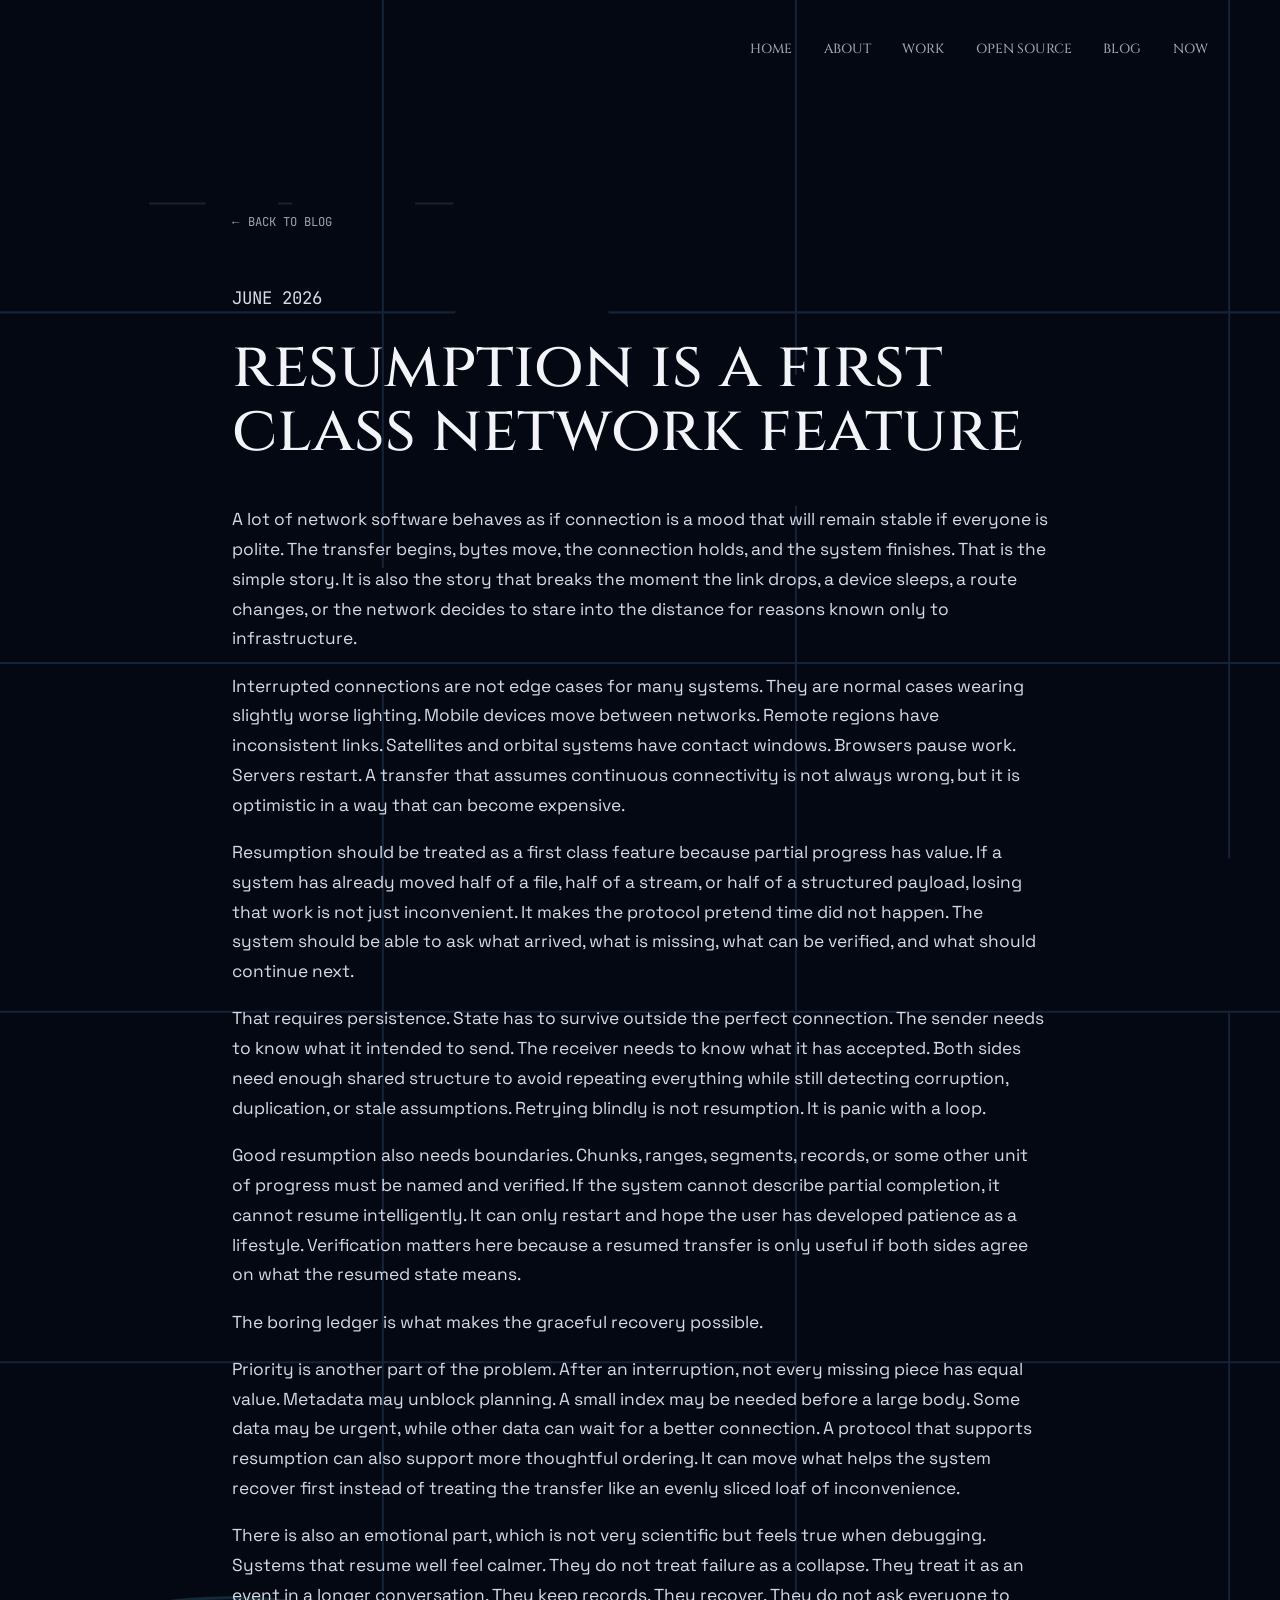
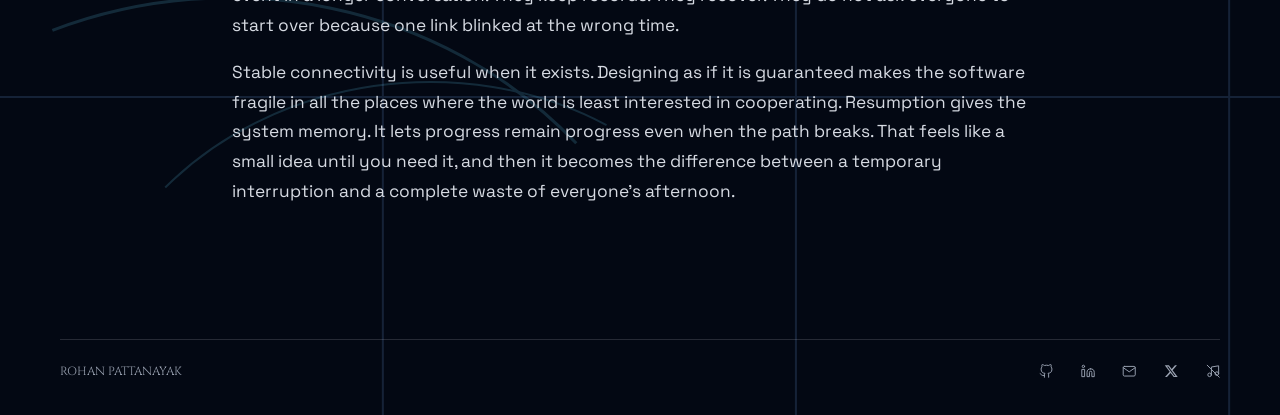
<file: articles/resumption-network-feature.html>
<!doctype html>
<html lang="en">
  <head>
    <meta charset="utf-8">
    <meta name="viewport" content="width=device-width, initial-scale=1">
    <title>resumption is a first class network feature | rohan pattanayak</title>
    <meta name="description" content="article by rohan pattanayak">
    <link rel="icon" type="image/png" href="../assets/favicon.png">
    <link rel="apple-touch-icon" href="../assets/apple-touch-icon.png">
    <link rel="stylesheet" href="../styles.css">
  </head>
  <body>
    <div class="site">
      <header class="topbar shell">
        <nav class="nav" aria-label="primary">
          <a class="interactive" href="../index.html">home</a>
          <a class="interactive" href="../about.html">about</a>
          <a class="interactive" href="../work.html">work</a>
          <a class="interactive" href="../opensource.html">open source</a>
          <a class="interactive" href="../blog.html">blog</a>
          <a class="interactive" href="../now.html">now</a>
        </nav>
      </header>
      <main class="shell page article">
        <div class="article-nav"><a class="interactive" href="../blog.html">back to blog</a></div>
        <p class="date">june 2026</p>
        <h1>resumption is a first class network feature</h1>
        <p>A lot of network software behaves as if connection is a mood that will remain stable if everyone is polite. The transfer begins, bytes move, the connection holds, and the system finishes. That is the simple story. It is also the story that breaks the moment the link drops, a device sleeps, a route changes, or the network decides to stare into the distance for reasons known only to infrastructure.</p>
        <p>Interrupted connections are not edge cases for many systems. They are normal cases wearing slightly worse lighting. Mobile devices move between networks. Remote regions have inconsistent links. Satellites and orbital systems have contact windows. Browsers pause work. Servers restart. A transfer that assumes continuous connectivity is not always wrong, but it is optimistic in a way that can become expensive.</p>
        <p>Resumption should be treated as a first class feature because partial progress has value. If a system has already moved half of a file, half of a stream, or half of a structured payload, losing that work is not just inconvenient. It makes the protocol pretend time did not happen. The system should be able to ask what arrived, what is missing, what can be verified, and what should continue next.</p>
        <p>That requires persistence. State has to survive outside the perfect connection. The sender needs to know what it intended to send. The receiver needs to know what it has accepted. Both sides need enough shared structure to avoid repeating everything while still detecting corruption, duplication, or stale assumptions. Retrying blindly is not resumption. It is panic with a loop.</p>
        <p>Good resumption also needs boundaries. Chunks, ranges, segments, records, or some other unit of progress must be named and verified. If the system cannot describe partial completion, it cannot resume intelligently. It can only restart and hope the user has developed patience as a lifestyle. Verification matters here because a resumed transfer is only useful if both sides agree on what the resumed state means.</p>
        <p>The boring ledger is what makes the graceful recovery possible.</p>
        <p>Priority is another part of the problem. After an interruption, not every missing piece has equal value. Metadata may unblock planning. A small index may be needed before a large body. Some data may be urgent, while other data can wait for a better connection. A protocol that supports resumption can also support more thoughtful ordering. It can move what helps the system recover first instead of treating the transfer like an evenly sliced loaf of inconvenience.</p>
        <p>There is also an emotional part, which is not very scientific but feels true when debugging. Systems that resume well feel calmer. They do not treat failure as a collapse. They treat it as an event in a longer conversation. They keep records. They recover. They do not ask everyone to start over because one link blinked at the wrong time.</p>
        <p>Stable connectivity is useful when it exists. Designing as if it is guaranteed makes the software fragile in all the places where the world is least interested in cooperating. Resumption gives the system memory. It lets progress remain progress even when the path breaks. That feels like a small idea until you need it, and then it becomes the difference between a temporary interruption and a complete waste of everyone's afternoon.</p>
      </main>
      <footer class="footer">
        <div class="shell">
          <span>rohan pattanayak</span>
          <div class="footer-links">
            <a class="interactive footer-link footer-github" href="https://github.com/RohanOnKeys" aria-label="github"><svg width="14" height="14" viewBox="0 0 24 24" fill="none" stroke="currentColor" stroke-width="1.6" stroke-linecap="round" stroke-linejoin="round"><path d="M9 19c-5 1.5-5-2.5-7-3m14 6v-3.87a3.37 3.37 0 0 0-.94-2.61c3.14-.35 6.44-1.54 6.44-7A5.44 5.44 0 0 0 20 4.77 5.07 5.07 0 0 0 19.91 1S18.73.65 16 2.48a13.38 13.38 0 0 0-7 0C6.27.65 5.09 1 5.09 1A5.07 5.07 0 0 0 5 4.77a5.44 5.44 0 0 0-1.5 3.78c0 5.42 3.3 6.61 6.44 7A3.37 3.37 0 0 0 9 18.13V22"/></svg></a>
            <a class="interactive footer-link footer-linkedin" href="https://www.linkedin.com/in/rohan-pattanayak-a142a1284" aria-label="linkedin"><svg width="14" height="14" viewBox="0 0 24 24" fill="none" stroke="currentColor" stroke-width="1.6" stroke-linecap="round" stroke-linejoin="round"><path d="M16 8a6 6 0 0 1 6 6v7h-4v-7a2 2 0 0 0-4 0v7h-4v-7a6 6 0 0 1 6-6z"/><rect x="2" y="9" width="4" height="12"/><circle cx="4" cy="4" r="2"/></svg></a>
            <a class="interactive footer-link footer-email" href="mailto:rohanpxquantum@gmail.com" aria-label="email"><svg width="14" height="14" viewBox="0 0 24 24" fill="none" stroke="currentColor" stroke-width="1.6" stroke-linecap="round" stroke-linejoin="round"><path d="M4 4h16c1.1 0 2 .9 2 2v12c0 1.1-.9 2-2 2H4c-1.1 0-2-.9-2-2V6c0-1.1.9-2 2-2z"/><polyline points="22,6 12,13 2,6"/></svg></a>
            <a class="interactive footer-link footer-x" href="https://x.com/RohanOnTweets" aria-label="x"><svg width="14" height="14" viewBox="0 0 24 24" fill="currentColor" stroke="none"><path d="M18.244 2.25h3.308l-7.227 8.26 8.502 11.24H16.17l-5.214-6.817L4.99 21.75H1.68l7.73-8.835L1.254 2.25H8.08l4.713 6.231zm-1.161 17.52h1.833L7.084 4.126H5.117z"/></svg></a>
            <button class="interactive footer-link footer-music" type="button" aria-pressed="false" aria-label="play music"><svg class="music-on" width="14" height="14" viewBox="0 0 24 24" fill="none" stroke="currentColor" stroke-width="1.6" stroke-linecap="round" stroke-linejoin="round" aria-hidden="true"><path d="M9 18V5l12-2v13"/><circle cx="6" cy="18" r="3"/><circle cx="18" cy="16" r="3"/></svg><svg class="music-off" width="14" height="14" viewBox="0 0 24 24" fill="none" stroke="currentColor" stroke-width="1.6" stroke-linecap="round" stroke-linejoin="round" aria-hidden="true"><path d="M9 18V5l12-2v13"/><circle cx="6" cy="18" r="3"/><circle cx="18" cy="16" r="3"/><line x1="2" y1="2" x2="22" y2="22"/></svg></button>
          </div>
        </div>
      </footer>
    </div>
    <script>if ('serviceWorker' in navigator) navigator.serviceWorker.register('../sw.js');</script>
    <script src="../assets/preview.js" defer></script>
    <script src="../assets/nav.js" defer></script>
    <script src="../assets/music.js" defer></script>
  </body>
</html>
</file>
<file: styles.css>
@font-face {
  font-family: "Cinzel";
  src: url("assets/fonts/cinzel-400.woff2") format("woff2");
  font-weight: 400;
  font-style: normal;
  font-display: swap;
}
@font-face {
  font-family: "Cinzel";
  src: url("assets/fonts/cinzel-500.woff2") format("woff2");
  font-weight: 500;
  font-style: normal;
  font-display: swap;
}
@font-face {
  font-family: "Cinzel";
  src: url("assets/fonts/cinzel-600.woff2") format("woff2");
  font-weight: 600;
  font-style: normal;
  font-display: swap;
}
@font-face {
  font-family: "Cinzel";
  src: url("assets/fonts/cinzel-700.woff2") format("woff2");
  font-weight: 700;
  font-style: normal;
  font-display: swap;
}
@font-face {
  font-family: "Space Grotesk";
  src: url("assets/fonts/space-grotesk-400.woff2") format("woff2");
  font-weight: 400;
  font-style: normal;
  font-display: swap;
}
@font-face {
  font-family: "Space Grotesk";
  src: url("assets/fonts/space-grotesk-500.woff2") format("woff2");
  font-weight: 500;
  font-style: normal;
  font-display: swap;
}
@font-face {
  font-family: "Space Grotesk";
  src: url("assets/fonts/space-grotesk-600.woff2") format("woff2");
  font-weight: 600;
  font-style: normal;
  font-display: swap;
}
@font-face {
  font-family: "Space Grotesk";
  src: url("assets/fonts/space-grotesk-700.woff2") format("woff2");
  font-weight: 700;
  font-style: normal;
  font-display: swap;
}
@font-face {
  font-family: "JetBrains Mono";
  src: url("assets/fonts/jetbrains-mono-400.woff2") format("woff2");
  font-weight: 400;
  font-style: normal;
  font-display: swap;
}
@font-face {
  font-family: "JetBrains Mono";
  src: url("assets/fonts/jetbrains-mono-500.woff2") format("woff2");
  font-weight: 500;
  font-style: normal;
  font-display: swap;
}
@font-face {
  font-family: "JetBrains Mono";
  src: url("assets/fonts/jetbrains-mono-600.woff2") format("woff2");
  font-weight: 600;
  font-style: normal;
  font-display: swap;
}

* {
  box-sizing: border-box;
  border-color: var(--line);
}

:root {
  --void: #05070c;
  --canvas: #05070c;
  --raised: #0b0d12;
  --ink: #f2f4f8;
  --bone: #d7dbe3;
  --stone: #9aa2b1;
  --ash: #5f6675;
  --muted: #9aa2b1;
  --blue: #9aa2b1;
  --electricBlue: #f2f4f8;
  --deepBlue: #5f6675;
  --violet: #5f6675;
  --line: rgba(215, 219, 227, 0.16);
  --silver: #d7dbe3;
  --white: #f2f4f8;
  --black: #05070c;
  --font-sans: "Space Grotesk", ui-sans-serif, system-ui, sans-serif;
  --font-mono: "JetBrains Mono", ui-monospace, "Menlo", monospace;
  --font-gothic: "Cinzel", "Space Grotesk", serif;
  color-scheme: dark;
}

html {
  min-height: 100%;
  background: var(--void);
  font-size: 17px;
}

body {
  min-height: 100%;
  margin: 0;
  color: var(--ink);
  background-color: var(--void);
  background-image: url("assets/archive-bg.svg");
  background-size: cover;
  font-family: var(--font-sans);
  font-size: 1.08rem;
  line-height: 1.6;
  font-feature-settings: "ss01", "cv11";
  -webkit-font-smoothing: antialiased;
  text-rendering: optimizeLegibility;
  letter-spacing: 0;
}

body.home-bg {
  --page-bg-image: url("assets/images/page-home-bg-wide.jpg");
  --page-bg-position: center 20%;
  background-image: none;
}

@media (orientation: portrait) {
  body.home-bg {
    --page-bg-image: url("assets/images/page-home-bg-tall.jpg");
    --page-bg-position: 60% center;
  }
}

body.home-bg .site {
  background: rgba(5, 7, 12, 0.52);
}

body.about-bg {
  --page-bg-image: url("assets/images/page-about-bg-wide.jpg");
  --page-bg-position: center;
  background-image: none;
}

@media (orientation: portrait) {
  body.about-bg {
    --page-bg-image: url("assets/images/page-about-bg-tall.jpg");
    --page-bg-position: center;
  }
}

body.about-bg .site {
  background: rgba(5, 7, 12, 0.72);
}

body.work-bg {
  --page-bg-image: url("assets/images/page-work-bg-wide.jpg");
  --page-bg-position: center;
  background-image: none;
}

@media (orientation: portrait) {
  body.work-bg {
    --page-bg-image: url("assets/images/page-work-bg.jpg");
    --page-bg-position: center;
  }
}

body.work-bg .site {
  background: rgba(5, 7, 12, 0.74);
}

body.now-bg {
  --page-bg-image: url("assets/images/page-now-bg-wide.jpg");
  --page-bg-position: center;
  background-image: none;
}

@media (orientation: portrait) {
  body.now-bg {
    --page-bg-image: url("assets/images/page-now-bg.jpg");
    --page-bg-position: center;
  }
}

body.now-bg .site {
  background: rgba(5, 7, 12, 0.72);
}

body.opensource-bg {
  --page-bg-image: url("assets/images/page-opensource-bg-wide.jpg");
  --page-bg-position: center;
  background-image: none;
}

@media (orientation: portrait) {
  body.opensource-bg {
    --page-bg-image: url("assets/images/page-opensource-bg.jpg");
    --page-bg-position: center 40%;
  }
}

body.opensource-bg .site {
  background: rgba(5, 7, 12, 0.78);
}

body.blog-bg {
  --page-bg-image: url("assets/images/page-blog-bg-wide.jpg");
  --page-bg-position: center;
  background-image: none;
}

@media (orientation: portrait) {
  body.blog-bg {
    --page-bg-image: url("assets/images/page-blog-bg-tall.jpg");
    --page-bg-position: center;
  }
}

body.blog-bg .site {
  background: rgba(5, 7, 12, 0.72);
}

body::before {
  content: none;
}

body::after {
  content: none;
}

body.home-bg::before,
body.about-bg::before,
body.work-bg::before,
body.now-bg::before,
body.opensource-bg::before,
body.blog-bg::before {
  position: fixed;
  inset: 0;
  z-index: 0;
  content: "";
  pointer-events: none;
  background-image: var(--page-bg-image);
  background-size: cover;
  background-position: var(--page-bg-position);
  background-repeat: no-repeat;
}

a {
  color: inherit;
  text-decoration: none;
}

button,
input,
textarea {
  font: inherit;
}

::selection {
  background: var(--ink);
  color: var(--void);
}

.site {
  min-height: 100vh;
  display: flex;
  flex-direction: column;
  position: relative;
  z-index: 1;
}

.shell {
  width: min(100% - 2.5rem, 1160px);
  margin: 0 auto;
}

.topbar {
  padding: 1.75rem 0;
}

.nav {
  display: flex;
  justify-content: flex-end;
  gap: 0.35rem;
  font-family: var(--font-gothic);
  align-items: center;
}

.nav .interactive,
.non-interactive {
  position: relative;
  font-family: var(--font-gothic);
  font-size: 0.78rem;
  font-weight: 500;
  letter-spacing: 0;
  text-transform: uppercase;
  color: var(--stone);
  background: transparent;
  padding: 0.5rem 0.75rem;
  white-space: nowrap;
  transition: color 220ms ease, transform 260ms cubic-bezier(0.22, 1, 0.36, 1), letter-spacing 260ms ease;
  transform: scale(1);
  cursor: pointer;
  will-change: transform;
}

.nav .interactive:hover,
.nav .interactive:focus-visible {
  color: var(--ink);
  background: transparent;
  outline: none;
  transform: scale(1.14);
  letter-spacing: 0;
}

.nav .interactive[aria-current="page"] {
  color: var(--ink);
  transform: scale(1.08);
}

.nav .interactive[aria-current="page"]::after {
  content: "";
  position: absolute;
  left: 0.75rem;
  right: 0.75rem;
  bottom: 0.28rem;
  height: 1px;
  background: var(--ink);
}

.nav .interactive.shrink {
  transform: scale(0.92);
}

main {
  flex: 1;
}

.index-main {
  min-height: calc(100vh - 9rem);
  display: flex;
  align-items: center;
}

.landing-copy {
  max-width: 760px;
  padding: 10vh 0 8vh;
}

.kicker,
.meta,
.tech,
.date,
.page-label,
.external-links,
.article-link {
  font-family: var(--font-mono);
}

.kicker,
.page-label {
  margin: 0 0 1.4rem;
  color: var(--stone);
  font-size: clamp(0.7rem, 1.2vw, 0.82rem);
  letter-spacing: 0;
  text-transform: uppercase;
  display: inline-flex;
  align-items: center;
  gap: 0.75rem;
}

.kicker::before,
.page-label::before {
  content: "";
  width: 1.6rem;
  height: 1px;
  background: currentColor;
  display: inline-block;
}

h1,
h2,
h3,
p {
  margin-top: 0;
}

h1,
h2,
h3 {
  font-family: var(--font-gothic);
}

h1 {
  margin-bottom: 1.5rem;
  color: var(--ink);
  font-weight: 500;
  font-size: clamp(3.2rem, 9.5vw, 9rem);
  line-height: 0.92;
  letter-spacing: 0;
  text-transform: lowercase;
}

.page-title {
  margin: 0 0 clamp(2rem, 5vw, 4rem);
  font-weight: 500;
  letter-spacing: 0;
  line-height: 0.98;
  text-transform: lowercase;
  color: var(--ink);
  font-size: clamp(3rem, 8vw, 7.5rem);
}

.lead {
  max-width: 760px;
  color: var(--bone);
  font-family: var(--font-sans);
  font-size: clamp(1.3rem, 3vw, 2.4rem);
  line-height: 1.14;
  letter-spacing: 0;
}

.landing-copy .lead {
  max-width: 840px;
  margin-top: 1.75rem;
}

.identity-mark {
  font-family: var(--font-gothic);
  font-weight: 500;
  font-size: clamp(1.15rem, 2.4vw, 1.6rem);
  letter-spacing: 0.14em;
  text-transform: uppercase;
  color: var(--stone);
}

.landing-copy .lead + .lead {
  margin-top: 1rem;
  color: var(--stone);
}

p {
  color: var(--bone);
  font-size: clamp(1.05rem, 1.45vw, 1.2rem);
  line-height: 1.72;
}

.quiet {
  color: var(--stone);
}

.external-links {
  display: flex;
  flex-wrap: wrap;
  gap: 2rem;
  margin-top: 3rem;
  font-size: 0.78rem;
}

.external-links .interactive {
  display: inline-flex;
  align-items: center;
  gap: 0.55rem;
  font-family: var(--font-gothic);
  letter-spacing: 0;
  text-transform: uppercase;
  color: var(--stone);
  padding: 0.35rem 0;
  border-bottom: 1px solid transparent;
  transition: color 220ms ease, transform 260ms cubic-bezier(0.22, 1, 0.36, 1), border-color 220ms ease, letter-spacing 260ms ease;
}

.external-links .interactive svg {
  flex-shrink: 0;
  transition: transform 260ms cubic-bezier(0.22, 1, 0.36, 1);
}

.external-links .interactive:hover svg {
  transform: rotate(-6deg) scale(1.1);
}

.external-links .interactive:hover {
  color: var(--ink);
  transform: scale(1.08);
  letter-spacing: 0;
  border-color: var(--ink);
}

.identity-small {
  justify-self: end;
  align-self: end;
  width: min(23vw, 280px);
  min-width: 170px;
  opacity: 0.92;
}

.identity-tall {
  width: min(31vw, 360px);
  min-width: 220px;
  opacity: 0.9;
}

.art-image {
  display: block;
  width: 100%;
  height: auto;
  border: 1px solid var(--line);
  object-fit: cover;
}

.identity-small .art-image,
.identity-tall .art-image {
  aspect-ratio: 4 / 5;
}

.page {
  padding: clamp(4rem, 9vw, 7rem) 0 clamp(4rem, 7vw, 6rem);
}

.blog-page {
  padding-bottom: 2rem;
}

.work-page {
  padding-bottom: 2rem;
}

.about-grid {
  display: block;
}

.text-stack {
  max-width: 66ch;
}

.text-stack p {
  color: var(--bone);
  font-size: clamp(0.98rem, 1.15vw, 1.08rem);
  line-height: 1.75;
}

.text-stack p + p {
  margin-top: 1.35rem;
}

.short-blocks {
  margin-top: 3.5rem;
}

.short-blocks p {
  max-width: 66ch;
  font-size: clamp(0.98rem, 1.15vw, 1.08rem);
  line-height: 1.75;
}

.archive {
  max-width: 900px;
}

.archive-intro {
  color: var(--stone);
  max-width: 56ch;
  margin: -1rem 0 3rem;
  font-size: clamp(0.98rem, 1.15vw, 1.08rem);
  line-height: 1.75;
}

.project {
  padding: 2.4rem 0;
  border-top: 1px solid var(--line);
}

.project:last-child {
  padding-bottom: 0;
  border-bottom: 0;
}

.project h2,
.now-section h2 {
  margin-bottom: 0.9rem;
  color: var(--ink);
  font-weight: 500;
  font-size: clamp(1.7rem, 3.2vw, 2.6rem);
  letter-spacing: 0;
  text-transform: lowercase;
  line-height: 1;
}

.project p {
  max-width: 66ch;
  color: var(--bone);
  font-size: clamp(0.98rem, 1.15vw, 1.08rem);
  line-height: 1.75;
}

.tech {
  margin-top: 1rem;
  color: var(--ash);
  font-size: 0.72rem;
  letter-spacing: 0;
  text-transform: uppercase;
  line-height: 1.8;
}

.article-link {
  display: flex;
  align-items: center;
  gap: 0.65rem;
}

.article-link .interactive {
  display: inline-flex;
  align-items: center;
  justify-content: center;
  width: 1.7rem;
  height: 1.7rem;
  color: var(--bone);
  transition: color 160ms ease, transform 160ms ease;
}

.article-link .interactive:hover {
  color: var(--ink);
  transform: translateY(-1px);
}

.repo-icon svg {
  width: 1.05rem;
  height: 1.05rem;
  flex-shrink: 0;
}

.identity-small img,
.identity-tall img {
  display: block;
  width: 100%;
  height: auto;
}

.blog-list {
  max-width: 960px;
  border-top: 1px solid var(--line);
}

.blog-row {
  display: grid;
  grid-template-columns: 8rem minmax(0, 1fr) 2rem;
  gap: clamp(1rem, 3vw, 2.5rem);
  align-items: baseline;
  padding: 1.75rem 0;
  border-bottom: 1px solid var(--line);
  transition: background 160ms ease;
}

.blog-row:last-child {
  padding-bottom: 0;
  border-bottom: 0;
}

.blog-row:hover {
  background: rgba(232, 236, 243, 0.02);
}

.blog-row h2 {
  margin-bottom: 0.4rem;
  color: var(--ink);
  font-weight: 500;
  font-size: clamp(1.2rem, 2.2vw, 1.85rem);
  letter-spacing: 0;
  text-transform: lowercase;
  line-height: 1.1;
}

.blog-row p {
  margin-bottom: 0;
  color: var(--stone);
  font-size: clamp(0.9rem, 1.05vw, 0.98rem);
  line-height: 1.6;
}

.date,
.arrow {
  color: var(--ash);
  font-family: var(--font-mono);
  font-size: 0.7rem;
  letter-spacing: 0;
  text-transform: uppercase;
}

.arrow {
  justify-self: end;
  transition: color 160ms ease, transform 160ms ease;
}

.blog-row:hover .arrow {
  color: var(--ink);
  transform: translateX(4px);
}

.article {
  max-width: 68ch;
}

.article h1 {
  font-weight: 500;
  color: var(--ink);
  font-size: clamp(2.2rem, 5vw, 4.2rem);
  line-height: 1;
  letter-spacing: 0;
  text-transform: lowercase;
  margin: 1.25rem 0 2.5rem;
}

.article p {
  font-size: clamp(1.02rem, 1.35vw, 1.15rem);
  color: var(--bone);
}

.article-nav {
  margin-bottom: 3rem;
  font-family: var(--font-mono);
  font-size: 0.72rem;
  letter-spacing: 0;
  text-transform: uppercase;
}

.article-nav .interactive {
  display: inline-flex;
  align-items: center;
  gap: 0.5rem;
  color: var(--stone);
}

.article-nav .interactive::before {
  content: "←";
}

.article-nav .interactive:hover {
  color: var(--ink);
}

.now {
  max-width: 820px;
}

.now-section {
  padding: 2.25rem 0;
  border-top: 1px solid var(--line);
}

.now-section:last-of-type {
  padding-bottom: 0;
}

.now > .meta {
  margin-bottom: 1.4rem;
}

.now-items {
  list-style: none;
  margin: 0;
  padding: 0;
  display: flex;
  flex-direction: column;
  gap: 1.1rem;
}

.now-item {
  display: flex;
  align-items: baseline;
  justify-content: space-between;
  flex-wrap: wrap;
  gap: 0.5rem 1.5rem;
}

.now-item-name {
  color: var(--bone);
  font-family: var(--font-sans);
  font-weight: 500;
  font-size: clamp(1.05rem, 1.7vw, 1.35rem);
  line-height: 1.4;
}

.now-item-links {
  display: inline-flex;
  align-items: center;
  gap: 0.6rem;
}

.now-item-links .interactive {
  display: inline-flex;
  align-items: center;
  justify-content: center;
  width: 1.5rem;
  height: 1.5rem;
  color: var(--stone);
  transition: color 160ms ease, transform 160ms ease;
}

.now-item-links .interactive:hover {
  color: var(--ink);
  transform: translateY(-1px);
}

.now-item-links svg {
  width: 1rem;
  height: 1rem;
  flex-shrink: 0;
}

.footer {
  padding: 1.5rem 0 2rem;
  color: var(--stone);
  font-family: var(--font-gothic);
  font-size: 0.7rem;
  letter-spacing: 0;
  text-transform: uppercase;
  margin-top: auto;
}

.footer .shell {
  padding-top: 1.25rem;
  border-top: 1px solid var(--line);
  display: flex;
  justify-content: space-between;
  gap: 1rem;
  flex-wrap: wrap;
}

.footer-links {
  display: flex;
  gap: 1.6rem;
  flex-wrap: wrap;
}

.footer-link {
  display: inline-flex;
  align-items: center;
  gap: 0.5rem;
  color: var(--stone);
  transition: color 200ms ease, transform 240ms cubic-bezier(0.22, 1, 0.36, 1);
  transform-origin: center;
}

.footer-link:hover {
  color: var(--ink);
  transform: scale(1.08);
}

.footer-link svg {
  width: 0.85rem;
  height: 0.85rem;
  flex-shrink: 0;
}

.footer-music {
  padding: 0;
  border: 0;
  background: none;
  cursor: pointer;
}

.footer-music[aria-pressed="true"] .music-off,
.footer-music[aria-pressed="false"] .music-on {
  display: none;
}

.footer-book::before {
  display: inline-block;
  flex-shrink: 0;
  width: 0.85rem;
  height: 0.85rem;
  content: "";
  background-image: var(--footer-icon);
  background-size: contain;
  background-repeat: no-repeat;
  background-position: center;
  transition: filter 200ms ease;
}

.footer-book:hover::before,
.footer-book:focus-visible::before {
  filter: brightness(1.7);
}

.footer-book {
  --footer-icon: url("data:image/svg+xml,%3Csvg xmlns='http://www.w3.org/2000/svg' viewBox='0 0 24 24' fill='%239aa2b1'%3E%3Cpath d='M4 2h13a1 1 0 0 1 1 1v17.3l-5.28-1.6a1 1 0 0 0-.54 0L6.88 20.3V3a1 1 0 0 1 1-1H4zM3 3v18l5.88-1.78 5.88 1.78V3H3z'/%3E%3C/svg%3E");
}

@media (max-width: 760px) {
  .shell {
    width: min(100% - 1.2rem, 1160px);
  }

  .topbar {
    padding: 1.25rem 0;
  }

  .nav {
    justify-content: space-between;
    flex-wrap: nowrap;
    gap: 0;
    width: 100%;
  }

  .nav .interactive {
    padding: 0.3rem 0.2rem;
    font-size: 0.62rem;
    letter-spacing: 0;
  }

  .nav .interactive:hover,
  .nav .interactive:focus-visible {
    letter-spacing: 0;
  }

  .index-main {
    display: block;
  }

  .landing-copy {
    padding-top: 14vh;
  }

  .about-grid {
    display: block;
  }

  .archive-intro,
  .project p,
  .text-stack p,
  .short-blocks p,
  .blog-row p {
    font-size: 0.85rem;
    line-height: 1.6;
  }

  .now-item-name {
    font-size: 1rem;
  }

  .project {
    padding: 1.55rem 0;
  }

  .project h2,
  .now-section h2 {
    margin-bottom: 0.65rem;
  }

  h1 {
    font-size: clamp(3rem, 18vw, 5rem);
  }

  .identity-small,
  .identity-tall {
    width: min(58vw, 280px);
    min-width: 0;
    margin: 2rem 0 0 auto;
  }

  .blog-row {
    grid-template-columns: 1fr 1.5rem;
    gap: 0.75rem;
  }

  .blog-row .date {
    grid-column: 1 / -1;
  }

  .footer .shell {
    display: block;
  }

  .footer-links {
    margin-top: 0.65rem;
  }
}

.link-preview {
  position: fixed;
  top: 0;
  left: 0;
  z-index: 50;
  width: 320px;
  aspect-ratio: 16 / 10;
  border: 1px solid var(--line);
  border-radius: 0;
  background: var(--void);
  box-shadow: 0 18px 40px rgba(0, 0, 0, 0.55);
  pointer-events: none;
  opacity: 0;
  transition: opacity 140ms ease;
  overflow: hidden;
}

.link-preview.is-visible {
  opacity: 1;
}

.link-preview img {
  display: block;
  width: 100%;
  height: 100%;
  object-fit: cover;
  object-position: top;
  filter: brightness(0.55) saturate(0.85);
}

@media (hover: none), (pointer: coarse) {
  .link-preview {
    display: none;
  }
}
</file>
